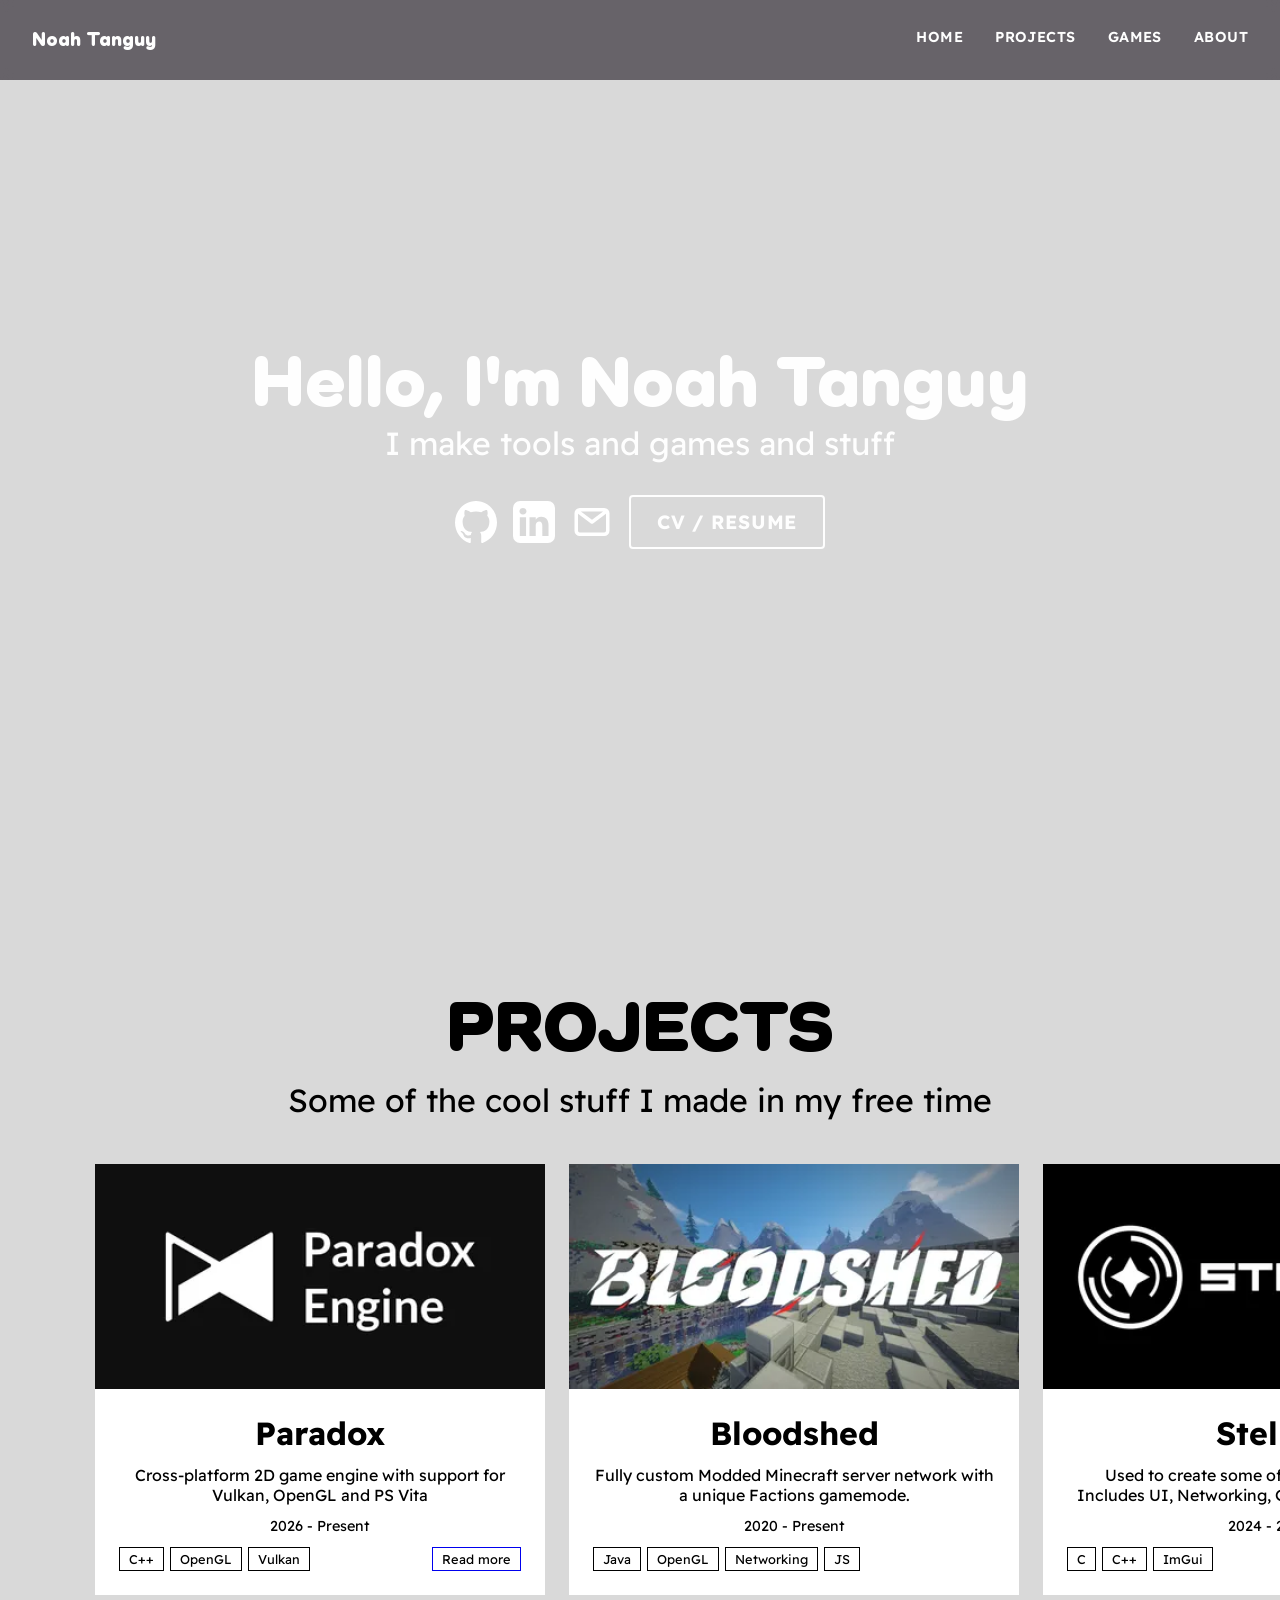
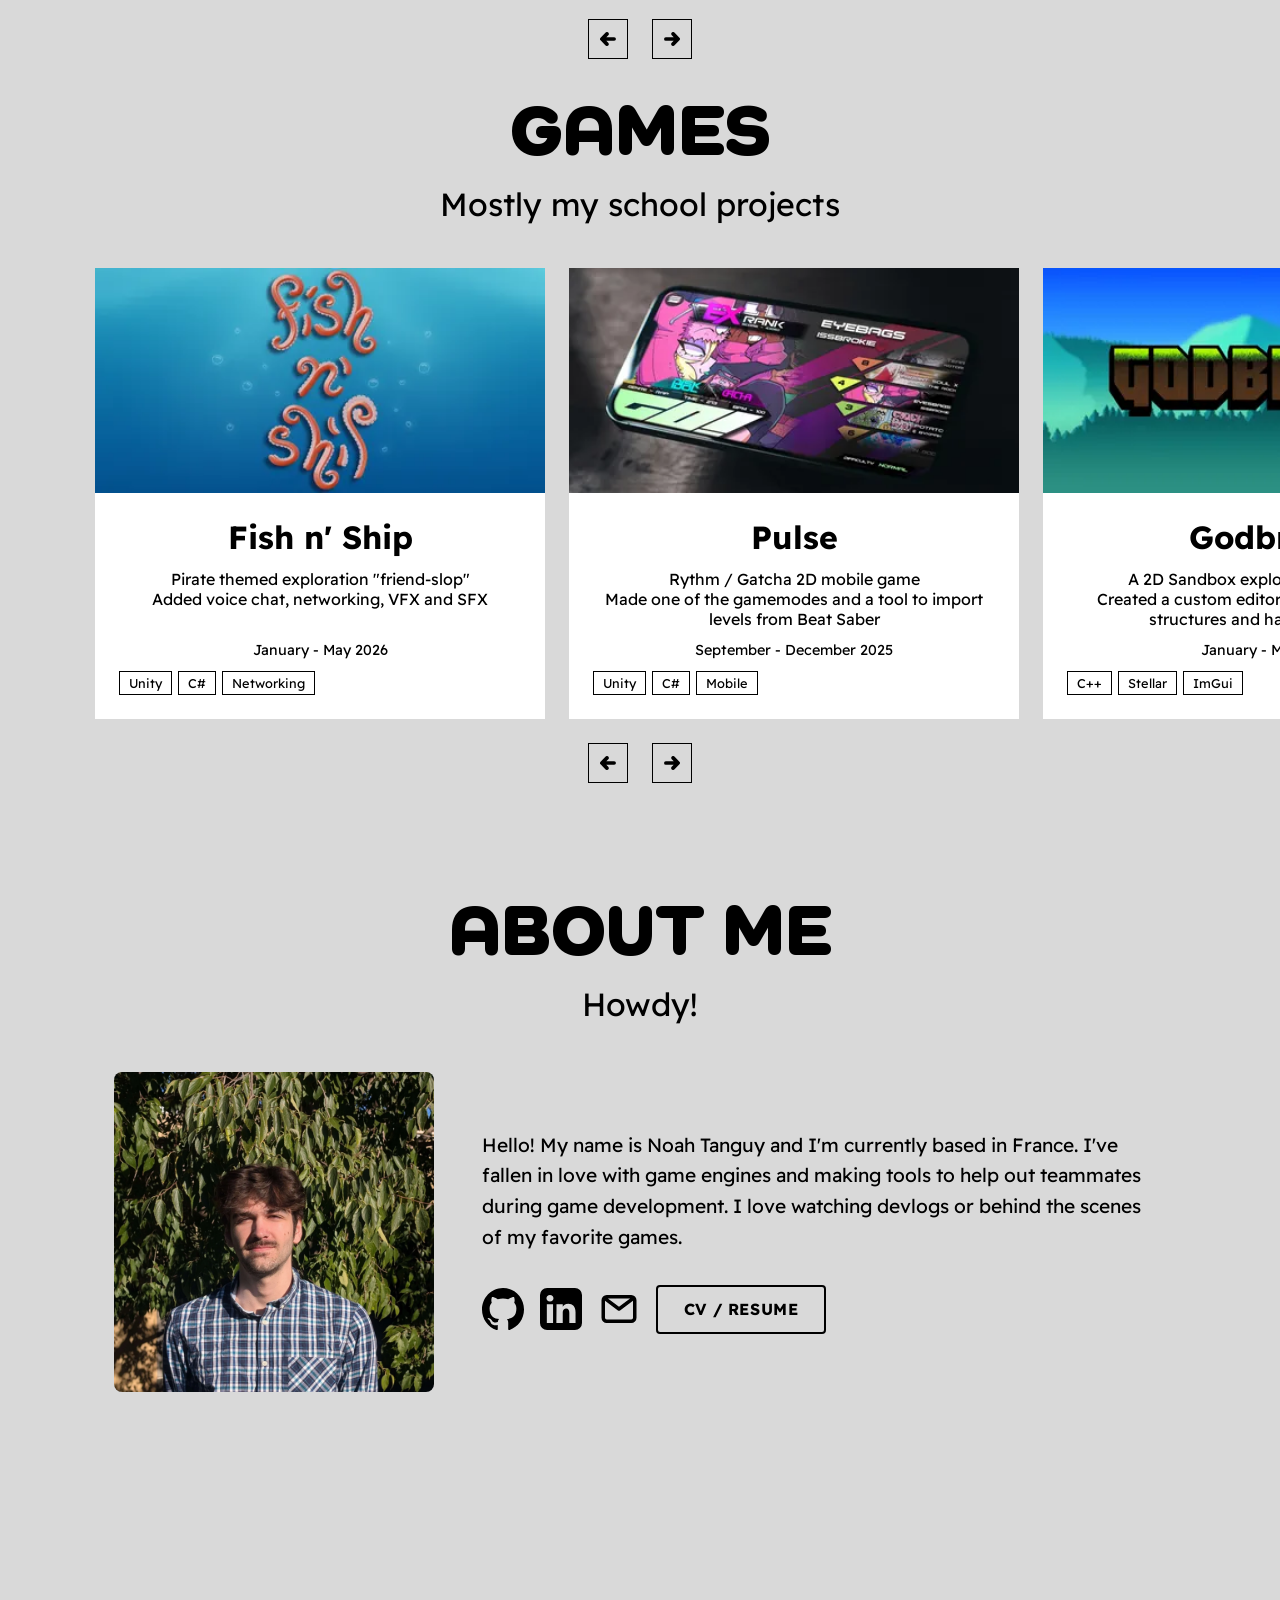
<file: index.html>
<!DOCTYPE html><html lang="en"><head><meta charset="utf-8"><meta name="viewport" content="width=device-width"><link rel="icon" type="image/svg+xml" href="/favicon.svg"><link rel="icon" href="/favicon.ico"><meta name="generator" content="Astro v7.0.6"><title>Noah Tanguy</title><meta name="description" content="I make tools and games and stuff"><meta name="image" content="/images/memyselfandi.jpg"><meta name="author" content="Noah Tanguy"><meta name="og:title" content="Noah Tanguy"><meta name="og:description" content="I make tools and games and stuff"><meta name="og:image" content="/images/memyselfandi.jpg"><meta name="og:url" content="/"><meta name="og:type" content="website"><meta itemprop="name" content="Noah Tanguy"><meta itemprop="description" content="I make tools and games and stuff"><meta itemprop="image" content="/images/memyselfandi.jpg"><style>@import "https://fonts.googleapis.com/css2?family=Readex+Pro:wght@160..700&display=swap";@font-face{font-family:Como;src:url(/_astro/Como-Heavy.CXYbAa1B.ttf)}:root{--text-light:#fefefe;--font-title:Como;--font-body:Readex Pro, sans-serif;--card-width:450px}*{box-sizing:border-box}html,body{color:var(--text-light);font-family:var(--font-body);scroll-behavior:smooth;background:#d9d9d9;margin:0;padding:0;overflow-x:hidden}a{color:inherit;text-decoration:none}img{max-width:100%;display:block}h1,h2,h3{font-family:var(--font-title);margin:0}
.navbar[data-astro-cid-4hpjbiwh]{box-sizing:border-box;z-index:10;backdrop-filter:blur(6px);background:#0a030e8c;justify-content:space-between;align-items:center;width:100%;height:80px;padding:1.5rem 2rem;display:flex;position:fixed;top:0;left:0;right:0}.navbar-logo[data-astro-cid-4hpjbiwh]{font-family:var(--font-title);white-space:nowrap;font-size:1.2rem;font-weight:700}.navbar-links[data-astro-cid-4hpjbiwh]{letter-spacing:.03em;text-transform:uppercase;align-items:center;gap:2rem;font-size:.9rem;font-weight:600;display:flex}.navbar-links[data-astro-cid-4hpjbiwh] a[data-astro-cid-4hpjbiwh]{border-bottom:2px solid #0000;padding-bottom:4px;transition:border-color .2s,color .2s}.navbar-links[data-astro-cid-4hpjbiwh] a[data-astro-cid-4hpjbiwh]:hover{border-color:var(--text-light)}@media (width<=450px){.navbar[data-astro-cid-4hpjbiwh]{padding:1.25rem 1rem}.navbar-logo[data-astro-cid-4hpjbiwh]{font-size:1rem}.navbar-links[data-astro-cid-4hpjbiwh]{gap:1rem;font-size:.75rem}}
</style><link rel="stylesheet" href="/_astro/index.Cu6oN9I2.css"></head><body><nav class="navbar" data-astro-cid-4hpjbiwh><a href="/#home" class="navbar-logo" data-astro-cid-4hpjbiwh>Noah Tanguy</a><div class="navbar-links" data-astro-cid-4hpjbiwh><a href="/#home" aria-current="page" data-astro-cid-4hpjbiwh>Home</a><a href="/#projects" data-astro-cid-4hpjbiwh>Projects</a><a href="/#games" data-astro-cid-4hpjbiwh>Games</a><a href="/#about" data-astro-cid-4hpjbiwh>About</a></div></nav><div id="home" data-astro-cid-i3re4bsf><video id="background1" class="background active" muted playsinline data-astro-cid-i3re4bsf></video><video id="background2" class="background" muted playsinline data-astro-cid-i3re4bsf></video><main data-astro-cid-i3re4bsf><section class="hero" data-astro-cid-i3re4bsf><h1 class="hero-title" data-astro-cid-i3re4bsf>Hello, I'm Noah Tanguy</h1><p class="hero-sub" data-astro-cid-i3re4bsf>I make tools and games and stuff</p><div class="links" data-astro-cid-he3spzz3><a href="https://github.com/ImNotStealth" class="button-icon" aria-label="GitHub" target="_blank" rel="noopener" data-astro-cid-he3spzz3><img src="/_astro/github.I7gmsr0t.svg" alt="GitHub" data-astro-cid-he3spzz3></a><a href="https://linkedin.com/in/noah-tanguy" class="button-icon" aria-label="LinkedIn" target="_blank" rel="noopener" data-astro-cid-he3spzz3><img src="/_astro/linkedin.DgVqFCDF.svg" alt="LinkedIn" data-astro-cid-he3spzz3></a><a href="mailto:noah.mt@yahoo.com" class="button-icon" aria-label="Mail" target="_blank" rel="noopener" data-astro-cid-he3spzz3><img src="/_astro/mail.CaBbL8Iy.svg" alt="Mail" data-astro-cid-he3spzz3></a><a href="/Noah-Tanguy-CV-EN.pdf" class="button" data-astro-cid-he3spzz3>CV / Resume</a></div></section></main></div><script>(function(){const clips = ["/_astro/Niva_Low.BQ3aNYxP.mp4","/_astro/Sunder_Low.NJwaieWS.mp4","/_astro/Qubyt_Low.RTcw5b6W.mp4","/_astro/Godbreak_Low.Dmn7Rkoe.mp4","/_astro/Bloodshed_Low.D8DOllds.mp4","/_astro/Hexatak_Low.BiOJoFGt.mp4","/_astro/Paradox_Low.CF71wY7a.mp4"];

	const videoA = document.getElementById('background1');
	const videoB = document.getElementById('background2');

	let index = Math.floor(Math.random() * clips.length);
	let current = videoA;
	let next = videoB;

	const FADE_MS = 800;
	const PRELOAD_BEFORE_END_MS = 1000;

	function loadClip(videoEl, src) {
		return new Promise((resolve) => {
			videoEl.src = src;
			videoEl.load();
			videoEl.oncanplaythrough = () => resolve();
		});
	}

	async function playClip(videoEl, src) {
		await loadClip(videoEl, src);
		videoEl.currentTime = 0;
		await videoEl.play();
	}

	function crossfadeTo(nextVideoEl) {
		current.classList.remove('active');
		nextVideoEl.classList.add('active');
		[current, next] = [nextVideoEl, current];
	}

	async function start() {
		await playClip(current, clips[index]);

		const nextIndex = (index + 1) % clips.length;
		await loadClip(next, clips[nextIndex]);

		watchForCrossfade();
	}

	function watchForCrossfade() {
		current.ontimeupdate = () => {
			const remaining = (current.duration - current.currentTime) * 1000;
			if (remaining <= PRELOAD_BEFORE_END_MS && !next.dataset.playing) {
				next.dataset.playing = true;
				const fadingOutEl = current;
				next.currentTime = 0;
				next.play();
				crossfadeTo(next);

				index = (index + 1) % clips.length;
				const upcoming = (index + 1) % clips.length;

				setTimeout(() => {
					loadClip(fadingOutEl, clips[upcoming]).then(() => {
						delete next.dataset.playing;
						watchForCrossfade();
					});
				}, FADE_MS);
			}
		};
	}

	start();
})();</script><section id="projects" class="projects" data-astro-cid-noekeoyc><h2 class="section-title" data-astro-cid-noekeoyc>PROJECTS</h2><p class="section-sub" data-astro-cid-noekeoyc>Some of the cool stuff I made in my free time</p><div class="card-content" data-astro-cid-noekeoyc><a class="card" href="/articles/paradox" data-astro-cid-yk4hkwyg="true"><div class="card-image" data-astro-cid-yk4hkwyg><img src="/_astro/paradox.DcQWz9ug_Z1pq8R6.webp" alt="Paradox" loading="lazy" data-astro-cid-yk4hkwyg="true" decoding="async" width="400" height="200"></div><div class="card-body" data-astro-cid-yk4hkwyg><h3 class="card-title" data-astro-cid-yk4hkwyg>Paradox</h3><p class="card-description" data-astro-cid-yk4hkwyg>Cross-platform 2D game engine with support for Vulkan, OpenGL and PS Vita</p><span class="card-date" data-astro-cid-yk4hkwyg>2026 - Present</span><div class="card-tags" data-astro-cid-yk4hkwyg><span class="tag" data-astro-cid-yk4hkwyg>C++</span><span class="tag" data-astro-cid-yk4hkwyg>OpenGL</span><span class="tag" data-astro-cid-yk4hkwyg>Vulkan</span><span class="button" data-astro-cid-yk4hkwyg>Read more</span></div></div></a><div class="card" data-astro-cid-yk4hkwyg="true"><div class="card-image" data-astro-cid-yk4hkwyg><img src="/_astro/bloodshed.BPKOZEsE_Z2hPWP4.webp" alt="Bloodshed" loading="lazy" data-astro-cid-yk4hkwyg="true" decoding="async" width="400" height="200"></div><div class="card-body" data-astro-cid-yk4hkwyg><h3 class="card-title" data-astro-cid-yk4hkwyg>Bloodshed</h3><p class="card-description" data-astro-cid-yk4hkwyg>Fully custom Modded Minecraft server network with a unique Factions gamemode.</p><span class="card-date" data-astro-cid-yk4hkwyg>2020 - Present</span><div class="card-tags" data-astro-cid-yk4hkwyg><span class="tag" data-astro-cid-yk4hkwyg>Java</span><span class="tag" data-astro-cid-yk4hkwyg>OpenGL</span><span class="tag" data-astro-cid-yk4hkwyg>Networking</span><span class="tag" data-astro-cid-yk4hkwyg>JS</span></div></div></div><a class="card" href="/articles/stellar" data-astro-cid-yk4hkwyg="true"><div class="card-image" data-astro-cid-yk4hkwyg><img src="/_astro/stellar.drQiIop4_Z8lsPx.webp" alt="Stellar" loading="lazy" data-astro-cid-yk4hkwyg="true" decoding="async" width="400" height="200"></div><div class="card-body" data-astro-cid-yk4hkwyg><h3 class="card-title" data-astro-cid-yk4hkwyg>Stellar</h3><p class="card-description" data-astro-cid-yk4hkwyg>Used to create some of my school projects
Includes UI, Networking, GameStates, Input utils.</p><span class="card-date" data-astro-cid-yk4hkwyg>2024 - 2025</span><div class="card-tags" data-astro-cid-yk4hkwyg><span class="tag" data-astro-cid-yk4hkwyg>C</span><span class="tag" data-astro-cid-yk4hkwyg>C++</span><span class="tag" data-astro-cid-yk4hkwyg>ImGui</span><span class="button" data-astro-cid-yk4hkwyg>Read more</span></div></div></a><a class="card" href="/articles/sunder" data-astro-cid-yk4hkwyg="true"><div class="card-image" data-astro-cid-yk4hkwyg><img src="/_astro/sunder.CfLTy3WQ_2lrNlu.webp" alt="Sunder" loading="lazy" data-astro-cid-yk4hkwyg="true" decoding="async" width="400" height="200"></div><div class="card-body" data-astro-cid-yk4hkwyg><h3 class="card-title" data-astro-cid-yk4hkwyg>Sunder</h3><p class="card-description" data-astro-cid-yk4hkwyg>A 3D puzzle game, inspired by “Captain Toad Treasure Tracker”</p><span class="card-date" data-astro-cid-yk4hkwyg>2023 - 2025 (For now)</span><div class="card-tags" data-astro-cid-yk4hkwyg><span class="tag" data-astro-cid-yk4hkwyg>UE5</span><span class="tag" data-astro-cid-yk4hkwyg>C++</span><span class="tag" data-astro-cid-yk4hkwyg>Blueprints</span><span class="button" data-astro-cid-yk4hkwyg>Read more</span></div></div></a><div class="card" data-astro-cid-yk4hkwyg="true"><div class="card-image" data-astro-cid-yk4hkwyg><img src="/_astro/qubyt-client.DGJBMnJE_1eAKr0.webp" alt="Qubyt Client" loading="lazy" data-astro-cid-yk4hkwyg="true" decoding="async" width="400" height="200"></div><div class="card-body" data-astro-cid-yk4hkwyg><h3 class="card-title" data-astro-cid-yk4hkwyg>Qubyt Client</h3><p class="card-description" data-astro-cid-yk4hkwyg>Fully featured Minecraft PVP client filled with customization features and a basic plugin API.</p><span class="card-date" data-astro-cid-yk4hkwyg>2019 - 2022</span><div class="card-tags" data-astro-cid-yk4hkwyg><span class="tag" data-astro-cid-yk4hkwyg>Java</span><span class="tag" data-astro-cid-yk4hkwyg>OpenGL</span></div></div></div></div><div class="scroll-arrows" data-astro-cid-noekeoyc><button class="arrow arrow-left" aria-label="Scroll left" type="button" data-astro-cid-noekeoyc><span class="arrow-icon" style="--icon-url: url(/_astro/arrow-left.s33QJhZ4.svg)" data-astro-cid-noekeoyc></span></button><button class="arrow arrow-right" aria-label="Scroll right" type="button" data-astro-cid-noekeoyc><span class="arrow-icon arrow-icon-flipped" style="--icon-url: url(/_astro/arrow-left.s33QJhZ4.svg)" data-astro-cid-noekeoyc></span></button></div></section><script type="module">var e=document.querySelector(`#projects .card-content`);if(e){let t=e.scrollLeft,n=!1;function r(){if(!e)return;let i=e.scrollLeft,a=t-i;if(Math.abs(a)<.5){e.scrollLeft=t,n=!1;return}e.scrollLeft=i+a*.2,requestAnimationFrame(r)}function i(i){let a=e.scrollWidth-e.clientWidth;t=Math.min(Math.max(i,0),a),n||(n=!0,requestAnimationFrame(r))}function a(){n=!1,t=e.scrollLeft}e.addEventListener(`wheel`,a,{passive:!0}),e.addEventListener(`touchstart`,a,{passive:!0}),e.addEventListener(`pointerdown`,a,{passive:!0});function o(){let t=e.querySelector(`.card`),n=parseFloat(getComputedStyle(e).gap||`0`);return t?t.offsetWidth+n:400}let s=document.querySelector(`#projects .arrow-left`),c=document.querySelector(`#projects .arrow-right`);s?.addEventListener(`click`,()=>{i(t-o())}),c?.addEventListener(`click`,()=>{i(t+o())})}</script><section id="games" class="games" data-astro-cid-vk2vxg5m><h2 class="section-title" data-astro-cid-vk2vxg5m>GAMES</h2><p class="section-sub" data-astro-cid-vk2vxg5m>Mostly my school projects</p><div class="card-content" data-astro-cid-vk2vxg5m><div class="card" data-astro-cid-yk4hkwyg="true"><div class="card-image" data-astro-cid-yk4hkwyg><img src="/_astro/fishnship.CpWU7xQY_ZMu2xp.webp" alt="Fish n' Ship" loading="lazy" data-astro-cid-yk4hkwyg="true" decoding="async" width="400" height="200"></div><div class="card-body" data-astro-cid-yk4hkwyg><h3 class="card-title" data-astro-cid-yk4hkwyg>Fish n&#39; Ship</h3><p class="card-description" data-astro-cid-yk4hkwyg>Pirate themed exploration &quot;friend-slop&quot;
Added voice chat, networking, VFX and SFX</p><span class="card-date" data-astro-cid-yk4hkwyg>January - May 2026</span><div class="card-tags" data-astro-cid-yk4hkwyg><span class="tag" data-astro-cid-yk4hkwyg>Unity</span><span class="tag" data-astro-cid-yk4hkwyg>C#</span><span class="tag" data-astro-cid-yk4hkwyg>Networking</span></div></div></div><div class="card" data-astro-cid-yk4hkwyg="true"><div class="card-image" data-astro-cid-yk4hkwyg><img src="/_astro/pulse.DYwnAbbL_1xlLuq.webp" alt="Pulse" loading="lazy" data-astro-cid-yk4hkwyg="true" decoding="async" width="400" height="200"></div><div class="card-body" data-astro-cid-yk4hkwyg><h3 class="card-title" data-astro-cid-yk4hkwyg>Pulse</h3><p class="card-description" data-astro-cid-yk4hkwyg>Rythm / Gatcha 2D mobile game
Made one of the gamemodes and a tool to import levels from Beat Saber</p><span class="card-date" data-astro-cid-yk4hkwyg>September - December 2025</span><div class="card-tags" data-astro-cid-yk4hkwyg><span class="tag" data-astro-cid-yk4hkwyg>Unity</span><span class="tag" data-astro-cid-yk4hkwyg>C#</span><span class="tag" data-astro-cid-yk4hkwyg>Mobile</span></div></div></div><a class="card" href="/articles/godbreak" data-astro-cid-yk4hkwyg="true"><div class="card-image" data-astro-cid-yk4hkwyg><img src="/_astro/godbreak.fzBbBWMX_2h4kvf.webp" alt="Godbreak" loading="lazy" data-astro-cid-yk4hkwyg="true" decoding="async" width="400" height="200"></div><div class="card-body" data-astro-cid-yk4hkwyg><h3 class="card-title" data-astro-cid-yk4hkwyg>Godbreak</h3><p class="card-description" data-astro-cid-yk4hkwyg>A 2D Sandbox exploration adventure
Created a custom editor to create procedural structures and handled merges</p><span class="card-date" data-astro-cid-yk4hkwyg>January - May 2025</span><div class="card-tags" data-astro-cid-yk4hkwyg><span class="tag" data-astro-cid-yk4hkwyg>C++</span><span class="tag" data-astro-cid-yk4hkwyg>Stellar</span><span class="tag" data-astro-cid-yk4hkwyg>ImGui</span><span class="button" data-astro-cid-yk4hkwyg>Read more</span></div></div></a><a class="card" href="/articles/hexatak" data-astro-cid-yk4hkwyg="true"><div class="card-image" data-astro-cid-yk4hkwyg><img src="/_astro/hexatak.D-vLZO8U_2iUY4R.webp" alt="Hexatak" loading="lazy" data-astro-cid-yk4hkwyg="true" decoding="async" width="400" height="200"></div><div class="card-body" data-astro-cid-yk4hkwyg><h3 class="card-title" data-astro-cid-yk4hkwyg>Hexatak</h3><p class="card-description" data-astro-cid-yk4hkwyg>Online Multiplayer isometric board game
Built tools for networking, packet system and handled merges</p><span class="card-date" data-astro-cid-yk4hkwyg>September - December 2024</span><div class="card-tags" data-astro-cid-yk4hkwyg><span class="tag" data-astro-cid-yk4hkwyg>C++</span><span class="tag" data-astro-cid-yk4hkwyg>Stellar</span><span class="tag" data-astro-cid-yk4hkwyg>Networking</span><span class="button" data-astro-cid-yk4hkwyg>Read more</span></div></div></a><a class="card" href="/articles/niva" data-astro-cid-yk4hkwyg="true"><div class="card-image" data-astro-cid-yk4hkwyg><img src="/_astro/niva.CtwR1UFL_2qVcov.webp" alt="Niva" loading="lazy" data-astro-cid-yk4hkwyg="true" decoding="async" width="400" height="200"></div><div class="card-body" data-astro-cid-yk4hkwyg><h3 class="card-title" data-astro-cid-yk4hkwyg>Niva</h3><p class="card-description" data-astro-cid-yk4hkwyg>2D Die &amp; Retry platformer
Built tools for rendering, levels and handled merges</p><span class="card-date" data-astro-cid-yk4hkwyg>March - May 2024</span><div class="card-tags" data-astro-cid-yk4hkwyg><span class="tag" data-astro-cid-yk4hkwyg>C</span><span class="tag" data-astro-cid-yk4hkwyg>Stellar</span><span class="tag" data-astro-cid-yk4hkwyg>Steam</span><span class="tag" data-astro-cid-yk4hkwyg>Tiled</span><span class="button" data-astro-cid-yk4hkwyg>Read more</span></div></div></a><a class="card" href="/articles/brainout" data-astro-cid-yk4hkwyg="true"><div class="card-image" data-astro-cid-yk4hkwyg><img src="/_astro/brainout.DG1CQbRD_Z1nSW3V.webp" alt="Brainout" loading="lazy" data-astro-cid-yk4hkwyg="true" decoding="async" width="400" height="200"></div><div class="card-body" data-astro-cid-yk4hkwyg><h3 class="card-title" data-astro-cid-yk4hkwyg>Brainout</h3><p class="card-description" data-astro-cid-yk4hkwyg>Serious Game with a mix of Kahoot and Mario Party
Built a system where teachers can create questions and students answer in game</p><span class="card-date" data-astro-cid-yk4hkwyg>2022 - 2023</span><div class="card-tags" data-astro-cid-yk4hkwyg><span class="tag" data-astro-cid-yk4hkwyg>UE4</span><span class="tag" data-astro-cid-yk4hkwyg>C++</span><span class="tag" data-astro-cid-yk4hkwyg>Blueprints</span><span class="button" data-astro-cid-yk4hkwyg>Read more</span></div></div></a></div><div class="scroll-arrows" data-astro-cid-vk2vxg5m><button class="arrow arrow-left" aria-label="Scroll left" type="button" data-astro-cid-vk2vxg5m><span class="arrow-icon" style="--icon-url: url(/_astro/arrow-left.s33QJhZ4.svg)" data-astro-cid-vk2vxg5m></span></button><button class="arrow arrow-right" aria-label="Scroll right" type="button" data-astro-cid-vk2vxg5m><span class="arrow-icon arrow-icon-flipped" style="--icon-url: url(/_astro/arrow-left.s33QJhZ4.svg)" data-astro-cid-vk2vxg5m></span></button></div></section><script type="module">var e=document.querySelector(`#games .card-content`);if(e){let t=e.scrollLeft,n=!1;function r(){if(!e)return;let i=e.scrollLeft,a=t-i;if(Math.abs(a)<.5){e.scrollLeft=t,n=!1;return}e.scrollLeft=i+a*.2,requestAnimationFrame(r)}function i(i){let a=e.scrollWidth-e.clientWidth;t=Math.min(Math.max(i,0),a),n||(n=!0,requestAnimationFrame(r))}function a(){n=!1,t=e.scrollLeft}e.addEventListener(`wheel`,a,{passive:!0}),e.addEventListener(`touchstart`,a,{passive:!0}),e.addEventListener(`pointerdown`,a,{passive:!0});function o(){let t=e.querySelector(`.card`),n=parseFloat(getComputedStyle(e).gap||`0`);return t?t.offsetWidth+n:400}let s=document.querySelector(`#games .arrow-left`),c=document.querySelector(`#games .arrow-right`);s?.addEventListener(`click`,()=>{i(t-o())}),c?.addEventListener(`click`,()=>{i(t+o())})}</script><section id="about" class="about" data-astro-cid-ul4gvu42><h2 class="section-title" data-astro-cid-ul4gvu42>ABOUT ME</h2><p class="section-sub" data-astro-cid-ul4gvu42>Howdy!</p><div class="about-grid" data-astro-cid-ul4gvu42><img src="/_astro/memyselfandi.D08oiRSP_Z2vgbpB.webp" alt="Noah Tanguy" data-astro-cid-ul4gvu42="true" loading="lazy" decoding="async" width="1536" height="1536" class="avatar"><div data-astro-cid-ul4gvu42><p class="about-text" data-astro-cid-ul4gvu42>Hello! My name is Noah Tanguy and I'm currently based in France. I've fallen in love with game engines and making tools to help out teammates during game development. I love watching devlogs or behind the scenes of my favorite games.</p><div class="links dark" data-astro-cid-he3spzz3><a href="https://github.com/ImNotStealth" class="button-icon" aria-label="GitHub" target="_blank" rel="noopener" data-astro-cid-he3spzz3><img src="/_astro/github.I7gmsr0t.svg" alt="GitHub" data-astro-cid-he3spzz3></a><a href="https://linkedin.com/in/noah-tanguy" class="button-icon" aria-label="LinkedIn" target="_blank" rel="noopener" data-astro-cid-he3spzz3><img src="/_astro/linkedin.DgVqFCDF.svg" alt="LinkedIn" data-astro-cid-he3spzz3></a><a href="mailto:noah.mt@yahoo.com" class="button-icon" aria-label="Mail" target="_blank" rel="noopener" data-astro-cid-he3spzz3><img src="/_astro/mail.CaBbL8Iy.svg" alt="Mail" data-astro-cid-he3spzz3></a><a href="/Noah-Tanguy-CV-EN.pdf" class="button" data-astro-cid-he3spzz3>CV / Resume</a></div></div></div></section></body></html>
</file>
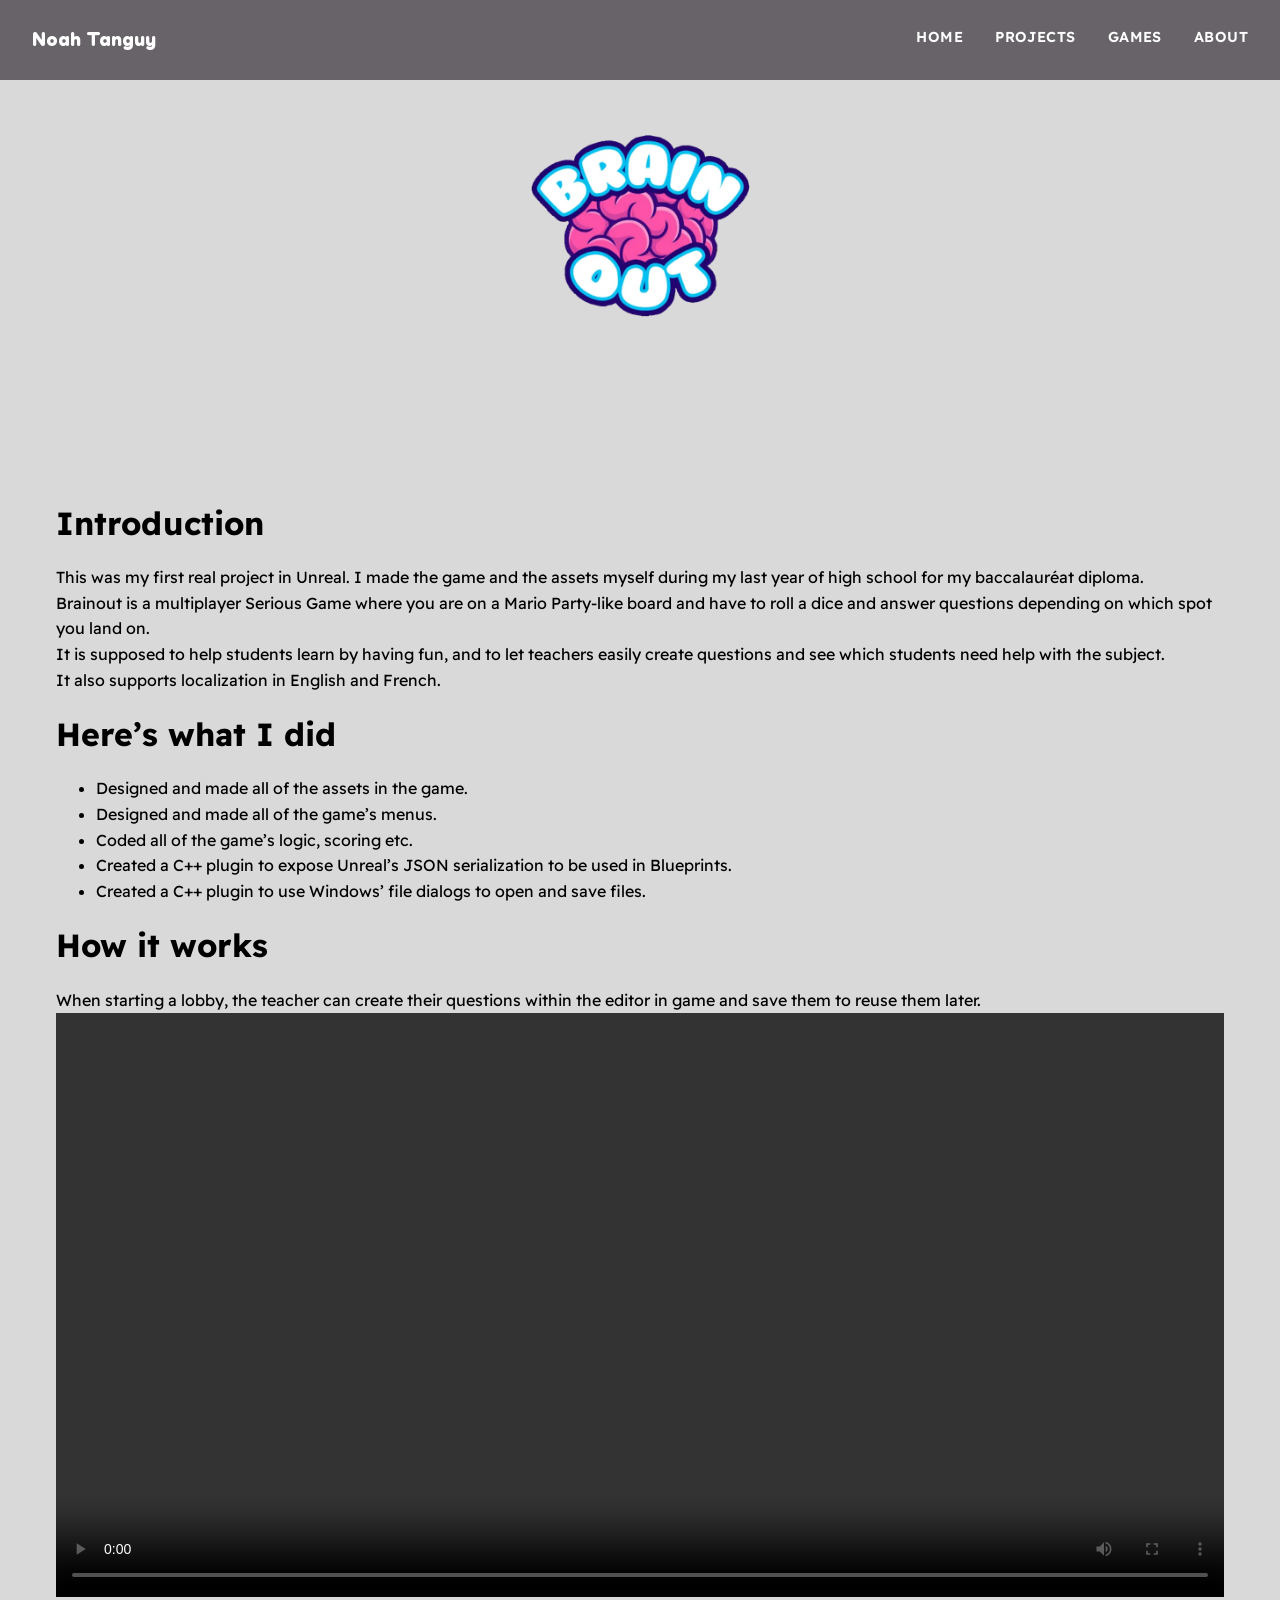
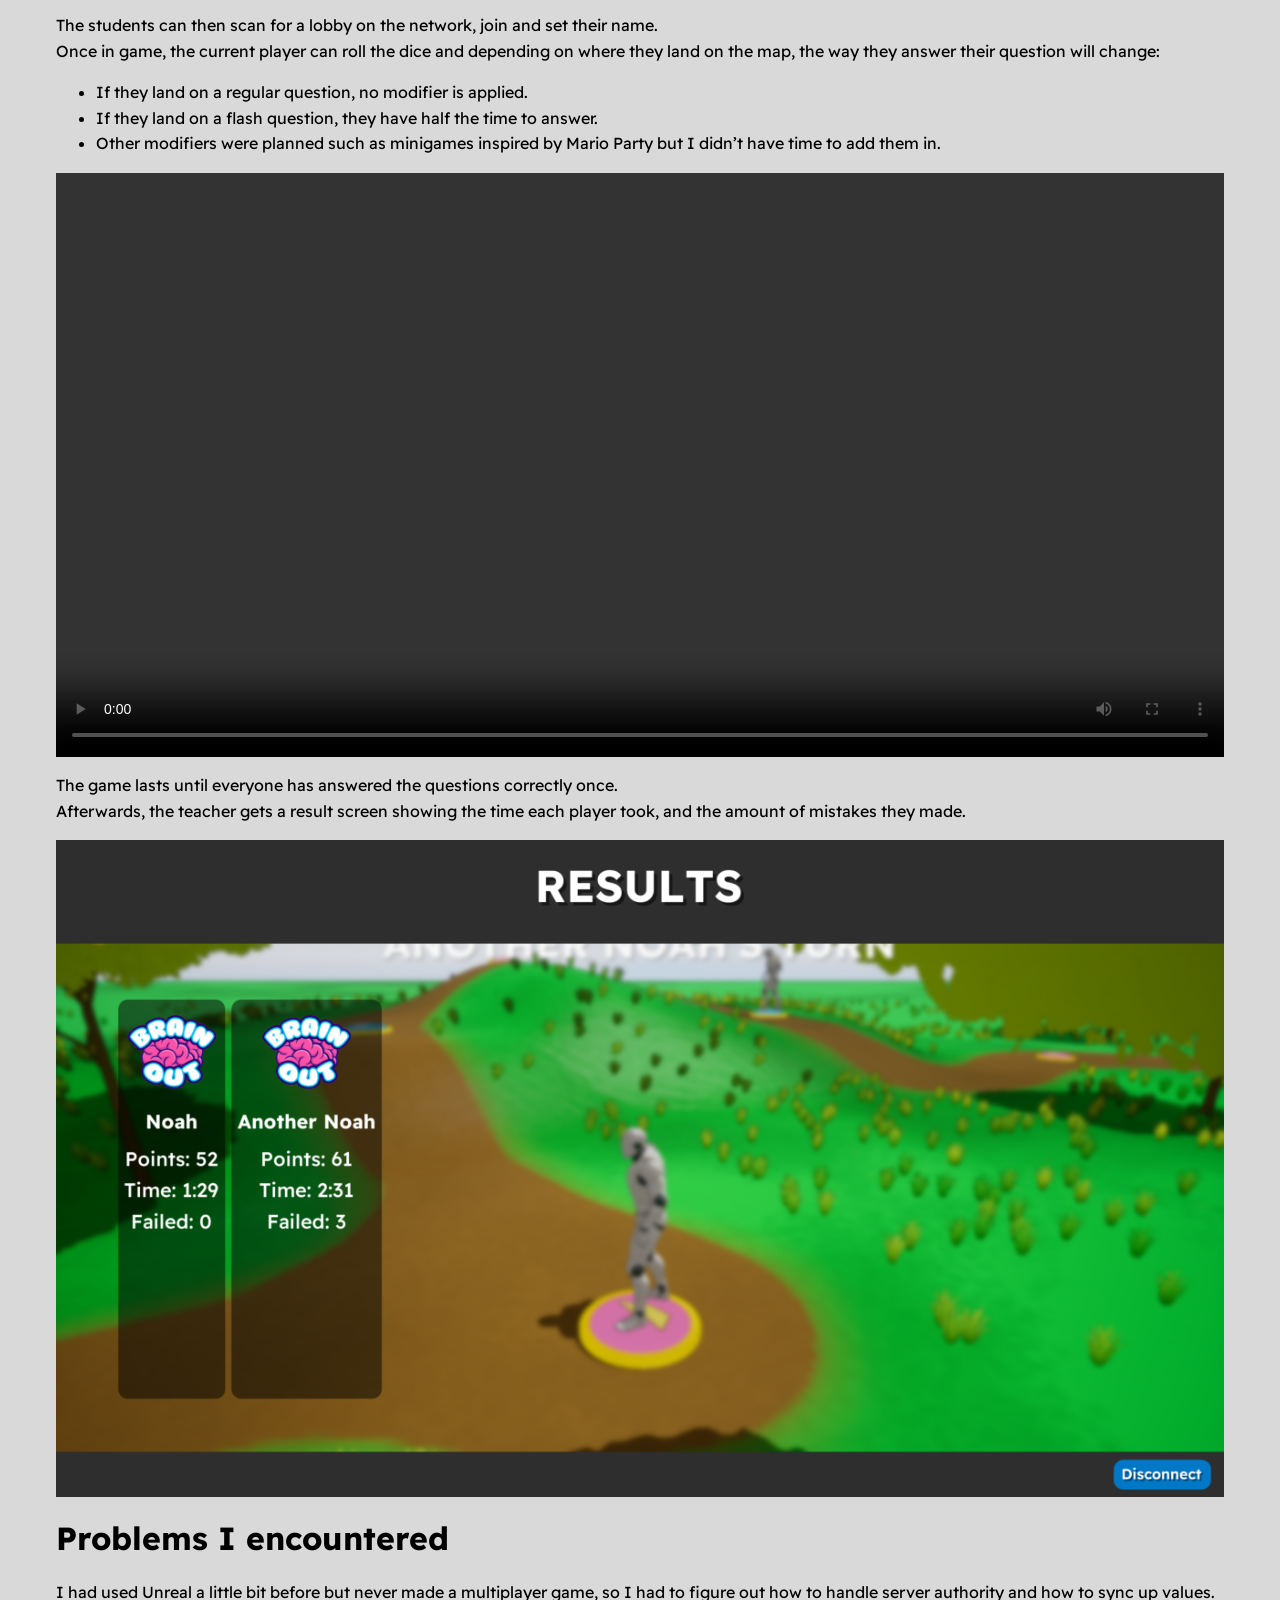
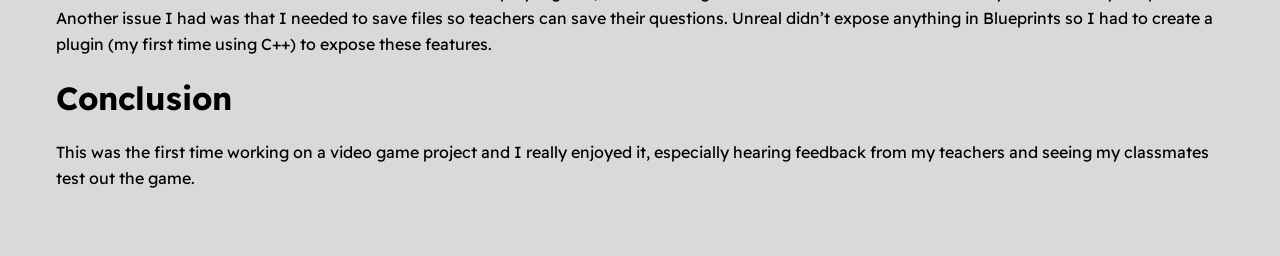
<file: articles/brainout/index.html>
<!DOCTYPE html><html lang="en"><head><meta charset="utf-8"><meta name="viewport" content="width=device-width"><link rel="icon" type="image/svg+xml" href="/favicon.svg"><link rel="icon" href="/favicon.ico"><meta name="generator" content="Astro v7.0.6"><title>Noah Tanguy</title><meta name="description" content="I make tools and games and stuff"><meta name="image" content="/images/memyselfandi.jpg"><meta name="author" content="Noah Tanguy"><meta name="og:title" content="Noah Tanguy"><meta name="og:description" content="I make tools and games and stuff"><meta name="og:image" content="/images/memyselfandi.jpg"><meta name="og:url" content="/"><meta name="og:type" content="website"><meta itemprop="name" content="Noah Tanguy"><meta itemprop="description" content="I make tools and games and stuff"><meta itemprop="image" content="/images/memyselfandi.jpg"><style>@import "https://fonts.googleapis.com/css2?family=Readex+Pro:wght@160..700&display=swap";@font-face{font-family:Como;src:url(/_astro/Como-Heavy.CXYbAa1B.ttf)}:root{--text-light:#fefefe;--font-title:Como;--font-body:Readex Pro, sans-serif;--card-width:450px}*{box-sizing:border-box}html,body{color:var(--text-light);font-family:var(--font-body);scroll-behavior:smooth;background:#d9d9d9;margin:0;padding:0;overflow-x:hidden}a{color:inherit;text-decoration:none}img{max-width:100%;display:block}h1,h2,h3{font-family:var(--font-title);margin:0}
.navbar[data-astro-cid-4hpjbiwh]{box-sizing:border-box;z-index:10;backdrop-filter:blur(6px);background:#0a030e8c;justify-content:space-between;align-items:center;width:100%;height:80px;padding:1.5rem 2rem;display:flex;position:fixed;top:0;left:0;right:0}.navbar-logo[data-astro-cid-4hpjbiwh]{font-family:var(--font-title);white-space:nowrap;font-size:1.2rem;font-weight:700}.navbar-links[data-astro-cid-4hpjbiwh]{letter-spacing:.03em;text-transform:uppercase;align-items:center;gap:2rem;font-size:.9rem;font-weight:600;display:flex}.navbar-links[data-astro-cid-4hpjbiwh] a[data-astro-cid-4hpjbiwh]{border-bottom:2px solid #0000;padding-bottom:4px;transition:border-color .2s,color .2s}.navbar-links[data-astro-cid-4hpjbiwh] a[data-astro-cid-4hpjbiwh]:hover{border-color:var(--text-light)}@media (width<=450px){.navbar[data-astro-cid-4hpjbiwh]{padding:1.25rem 1rem}.navbar-logo[data-astro-cid-4hpjbiwh]{font-size:1rem}.navbar-links[data-astro-cid-4hpjbiwh]{gap:1rem;font-size:.75rem}}
.gallery[data-astro-cid-dnwwftab]{z-index:1000;background:#000d;justify-content:center;align-items:center;display:flex;position:fixed;inset:0}.gallery[data-astro-cid-dnwwftab][hidden]{display:none}.gallery[data-astro-cid-dnwwftab] figure[data-astro-cid-dnwwftab]{flex-direction:column;align-items:center;gap:.5rem;max-width:90vw;max-height:90vh;margin:0;display:flex}.gallery[data-astro-cid-dnwwftab] figure[data-astro-cid-dnwwftab] img[data-astro-cid-dnwwftab]{object-fit:contain;max-width:90vw;max-height:82vh}.gallery[data-astro-cid-dnwwftab] figcaption[data-astro-cid-dnwwftab]{color:#ddd;text-align:center;font-size:.9rem}.gallery-btn[data-astro-cid-dnwwftab]{color:#fff;cursor:pointer;background:0 0;border:0;padding:.5rem 1rem;font-size:2.5rem;line-height:1;position:absolute}.gallery-btn[data-astro-cid-dnwwftab][hidden]{display:none}.gallery-close[data-astro-cid-dnwwftab]{top:.5rem;right:.5rem}.gallery-prev[data-astro-cid-dnwwftab]{top:50%;left:.5rem;transform:translateY(-50%)}.gallery-next[data-astro-cid-dnwwftab]{top:50%;right:.5rem;transform:translateY(-50%)}.background[data-astro-cid-bnohfldf]{object-fit:cover;object-position:center;filter:blur(4px);pointer-events:none;opacity:0;width:100%;height:50%;transition:opacity .8s;position:absolute;top:0;left:0}.background[data-astro-cid-bnohfldf].active{opacity:1}main[data-astro-cid-bnohfldf]{z-index:1;justify-content:center;align-items:center;display:flex;position:relative}.hero[data-astro-cid-bnohfldf]{text-align:center;flex-direction:column;justify-content:center;align-items:center;min-height:50vh;font-size:1.2rem;display:flex;position:relative;overflow:hidden}.hero-logo[data-astro-cid-bnohfldf]{aspect-ratio:2;width:min(clamp(300px,50vw,800px),50vh);height:auto;margin:0}.links[data-astro-cid-bnohfldf]{align-items:center;gap:1rem;display:flex}.button-icon[data-astro-cid-bnohfldf]{border-radius:50%;justify-content:center;align-items:center;width:42px;height:42px;display:flex}@media screen and (width<=768px){#home[data-astro-cid-bnohfldf]{flex-direction:column;display:flex}}.content[data-astro-cid-poxfbvb2]{color:#000;text-align:left;max-width:1200px;margin:0 auto;padding:3rem 1rem;font-size:1rem;line-height:1.6}.content[data-astro-cid-poxfbvb2] h1{font-size:2em;font-family:var(--font-body)}.content[data-astro-cid-poxfbvb2] h2{font-size:1.75em;font-family:var(--font-body)}.content[data-astro-cid-poxfbvb2] h3{font-size:1.5em;font-family:var(--font-body)}.content[data-astro-cid-poxfbvb2] a{color:#00e;font-family:var(--font-body)}.content[data-astro-cid-poxfbvb2] video{width:100%;height:auto;display:block}.content[data-astro-cid-poxfbvb2] .content-row{gap:1rem;display:flex}.content[data-astro-cid-poxfbvb2] .content-row video,.content[data-astro-cid-poxfbvb2] .content-row img{width:calc(50% - .5rem)}@media screen and (width<=768px){.content[data-astro-cid-poxfbvb2] .content-row{flex-direction:column}.content[data-astro-cid-poxfbvb2] .content-row video,.content[data-astro-cid-poxfbvb2] .content-row img{width:100%}}
</style></head><body><nav class="navbar" data-astro-cid-4hpjbiwh><a href="/#home" class="navbar-logo" data-astro-cid-4hpjbiwh>Noah Tanguy</a><div class="navbar-links" data-astro-cid-4hpjbiwh><a href="/#home" aria-current="page" data-astro-cid-4hpjbiwh>Home</a><a href="/#projects" data-astro-cid-4hpjbiwh>Projects</a><a href="/#games" data-astro-cid-4hpjbiwh>Games</a><a href="/#about" data-astro-cid-4hpjbiwh>About</a></div></nav><div id="home" data-astro-cid-bnohfldf><video id="background1" class="background active" muted playsinline data-astro-cid-bnohfldf></video><video id="background2" class="background" muted playsinline data-astro-cid-bnohfldf></video><main data-astro-cid-bnohfldf><section class="hero" data-astro-cid-bnohfldf><img src="/_astro/brainout.B-nyjMqY_2ajyWz.webp" alt="Brainout" loading="eager" data-astro-cid-bnohfldf="true" decoding="async" width="1024" height="512" class="hero-logo"></section></main></div><div id="gallery" class="gallery" data-selector=".content img" hidden role="dialog" aria-modal="true" aria-label="Image Gallery" data-astro-cid-dnwwftab><button class="gallery-btn gallery-close" aria-label="Close" data-astro-cid-dnwwftab>×</button><button class="gallery-btn gallery-prev" aria-label="Previous image" data-astro-cid-dnwwftab>‹</button><figure data-astro-cid-dnwwftab><img alt="" data-astro-cid-dnwwftab><figcaption data-astro-cid-dnwwftab></figcaption></figure><button class="gallery-btn gallery-next" aria-label="Next image" data-astro-cid-dnwwftab>›</button></div><script type="module">var e=document.getElementById(`gallery`),t=e.querySelector(`figure img`),n=e.querySelector(`figcaption`),r=e.querySelector(`.gallery-close`),i=e.querySelector(`.gallery-prev`),a=e.querySelector(`.gallery-next`),o=Array.from(document.querySelectorAll(e.dataset.selector)),s=0,c=null;function l(e){s=(e+o.length)%o.length;let r=o[s];t.src=r.currentSrc||r.src,t.alt=r.alt,n.textContent=r.alt?`${r.alt} (${s+1}/${o.length})`:`${s+1}/${o.length}`}function u(t){c=document.activeElement,e.hidden=!1,document.body.style.overflow=`hidden`,l(t),r.focus()}function d(){e.hidden=!0,document.body.style.overflow=``,t.src=``,c?.focus()}o.forEach((e,t)=>{e.style.cursor=`zoom-in`,e.tabIndex=0,e.addEventListener(`click`,()=>u(t)),e.addEventListener(`keydown`,e=>{e.key===`Enter`&&u(t)})}),o.length<2&&(i.hidden=!0,a.hidden=!0),i.addEventListener(`click`,()=>l(s-1)),a.addEventListener(`click`,()=>l(s+1)),r.addEventListener(`click`,d),e.addEventListener(`click`,t=>{t.target===e&&d()}),document.addEventListener(`keydown`,t=>{e.hidden||(t.key===`Escape`?d():t.key===`ArrowLeft`&&o.length>1?l(s-1):t.key===`ArrowRight`&&o.length>1&&l(s+1))});</script><script>(function(){const clips = ["/_astro/Brainout_Low.D16NUESJ.mp4"];

	const videoA = document.getElementById('background1');
	const videoB = document.getElementById('background2');

	let index = Math.floor(Math.random() * clips.length);
	let current = videoA;
	let next = videoB;

	const FADE_MS = 800;
	const PRELOAD_BEFORE_END_MS = 1000;

	function loadClip(videoEl, src) {
		return new Promise((resolve) => {
			videoEl.src = src;
			videoEl.load();
			videoEl.oncanplaythrough = () => resolve();
		});
	}

	async function playClip(videoEl, src) {
		await loadClip(videoEl, src);
		videoEl.currentTime = 0;
		await videoEl.play();
	}

	function crossfadeTo(nextVideoEl) {
		current.classList.remove('active');
		nextVideoEl.classList.add('active');
		[current, next] = [nextVideoEl, current];
	}

	async function start() {
		await playClip(current, clips[index]);

		const nextIndex = (index + 1) % clips.length;
		await loadClip(next, clips[nextIndex]);

		watchForCrossfade();
	}

	function watchForCrossfade() {
		current.ontimeupdate = () => {
			const remaining = (current.duration - current.currentTime) * 1000;
			if (remaining <= PRELOAD_BEFORE_END_MS && !next.dataset.playing) {
				next.dataset.playing = true;
				const fadingOutEl = current;
				next.currentTime = 0;
				next.play();
				crossfadeTo(next);

				index = (index + 1) % clips.length;
				const upcoming = (index + 1) % clips.length;

				setTimeout(() => {
					loadClip(fadingOutEl, clips[upcoming]).then(() => {
						delete next.dataset.playing;
						watchForCrossfade();
					});
				}, FADE_MS);
			}
		};
	}

	start();
})();</script><div class="content" data-astro-cid-poxfbvb2><h1 id="introduction">Introduction</h1>
<p>This was my first real project in Unreal. I made the game and the assets myself during my last year of high school for my baccalauréat diploma.<br>
Brainout is a multiplayer Serious Game where you are on a Mario Party-like board and have to roll a dice and answer questions depending on which spot you land on.<br>
It is supposed to help students learn by having fun, and to let teachers easily create questions and see which students need help with the subject.<br>
It also supports localization in English and French.</p>
<h1 id="heres-what-i-did">Here’s what I did</h1>
<ul>
<li>Designed and made all of the assets in the game.</li>
<li>Designed and made all of the game’s menus.</li>
<li>Coded all of the game’s logic, scoring etc.</li>
<li>Created a C++ plugin to expose Unreal’s JSON serialization to be used in Blueprints.</li>
<li>Created a C++ plugin to use Windows’ file dialogs to open and save files.</li>
</ul>
<h1 id="how-it-works">How it works</h1>
<p>When starting a lobby, the teacher can create their questions within the editor in game and save them to reuse them later.
<video controls>
<source src="/videos/Brainout-Questions.mp4" type="video/mp4">
</video></p>
<p>The students can then scan for a lobby on the network, join and set their name.<br>
Once in game, the current player can roll the dice and depending on where they land on the map, the way they answer their question will change:</p>
<ul>
<li>If they land on a regular question, no modifier is applied.</li>
<li>If they land on a flash question, they have half the time to answer.</li>
<li>Other modifiers were planned such as minigames inspired by Mario Party but I didn’t have time to add them in.</li>
</ul>
<video controls>
    <source src="/videos/Brainout-Gameplay.mp4" type="video/mp4">
</video>
<p>The game lasts until everyone has answered the questions correctly once.<br>
Afterwards, the teacher gets a result screen showing the time each player took, and the amount of mistakes they made.</p>
<p><img src="/images/Brainout-Results.png" alt="Results Screen"></p>
<h1 id="problems-i-encountered">Problems I encountered</h1>
<p>I had used Unreal a little bit before but never made a multiplayer game, so I had to figure out how to handle server authority and how to sync up values.<br>
Another issue I had was that I needed to save files so teachers can save their questions. Unreal didn’t expose anything in Blueprints so I had to create a plugin (my first time using C++) to expose these features.</p>
<h1 id="conclusion">Conclusion</h1>
<p>This was the first time working on a video game project and I really enjoyed it, especially hearing feedback from my teachers and seeing my classmates test out the game.</p>
</div></body></html>
</file>
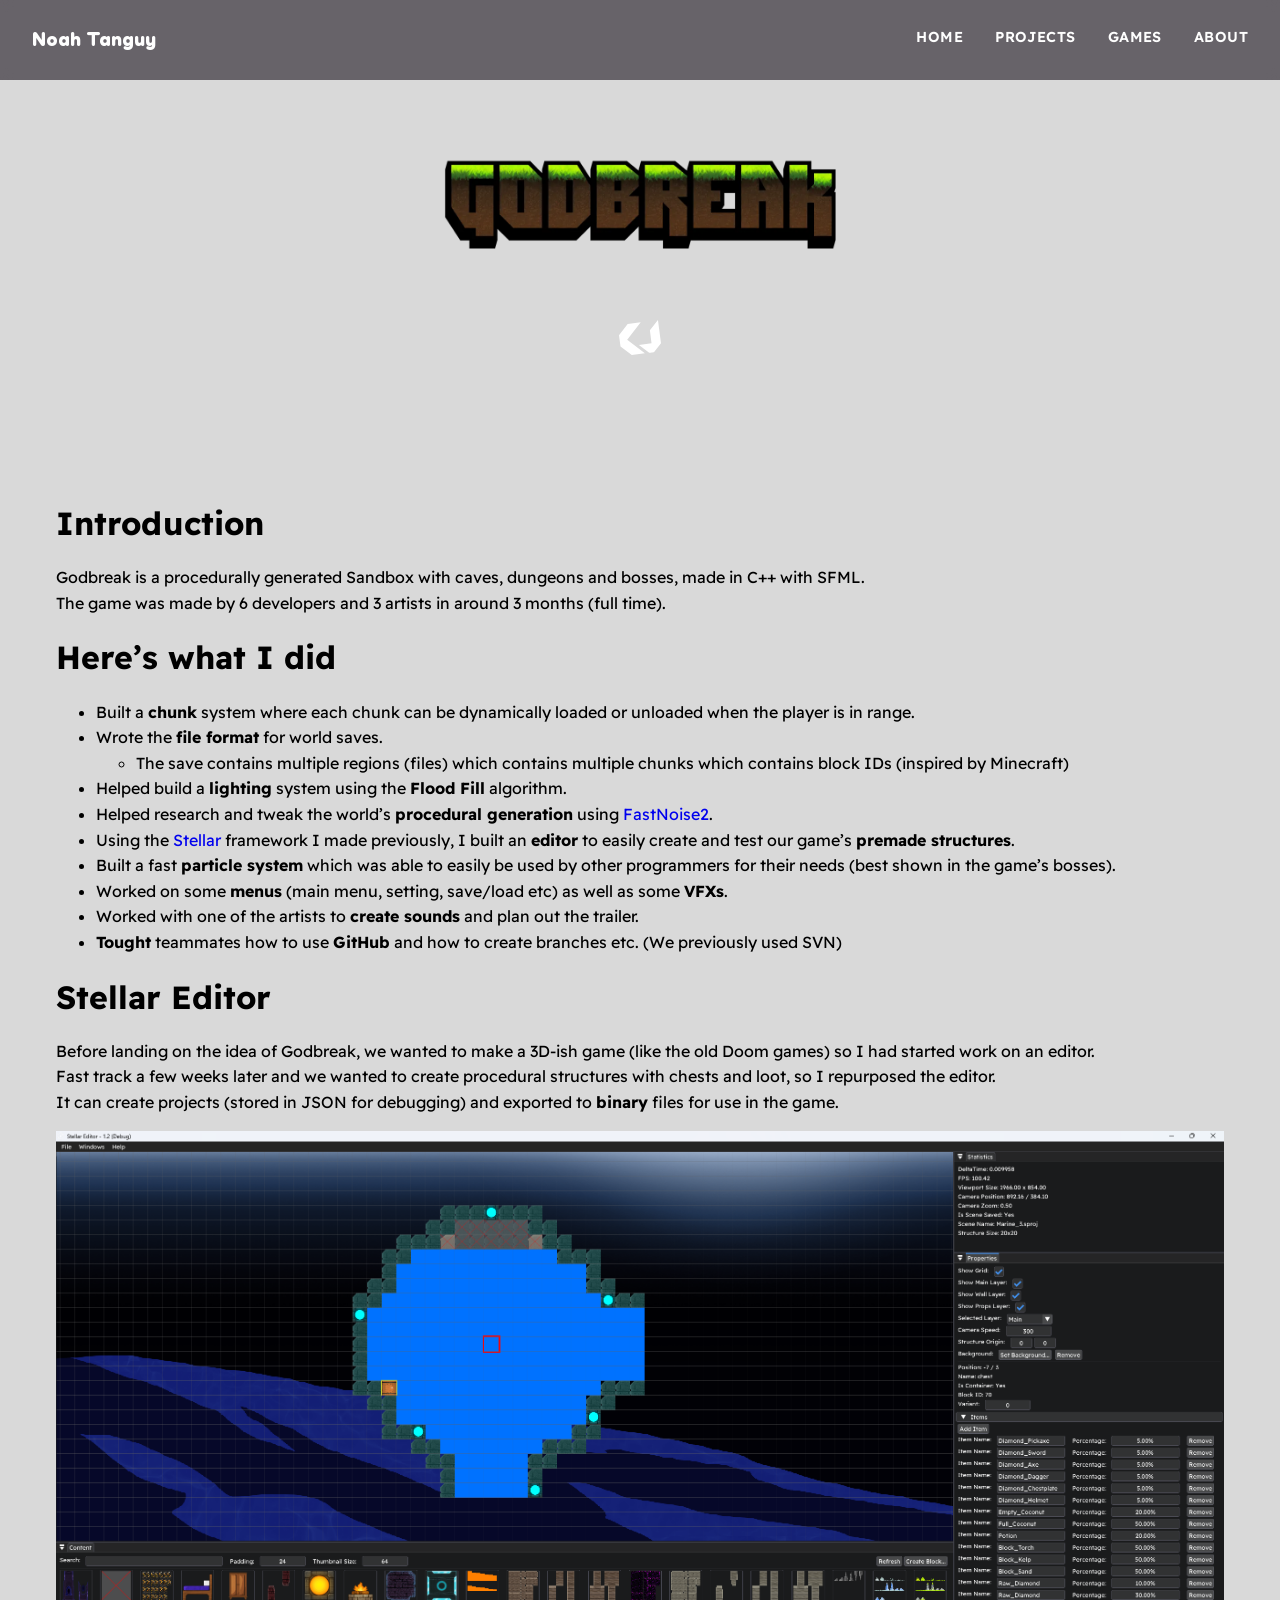
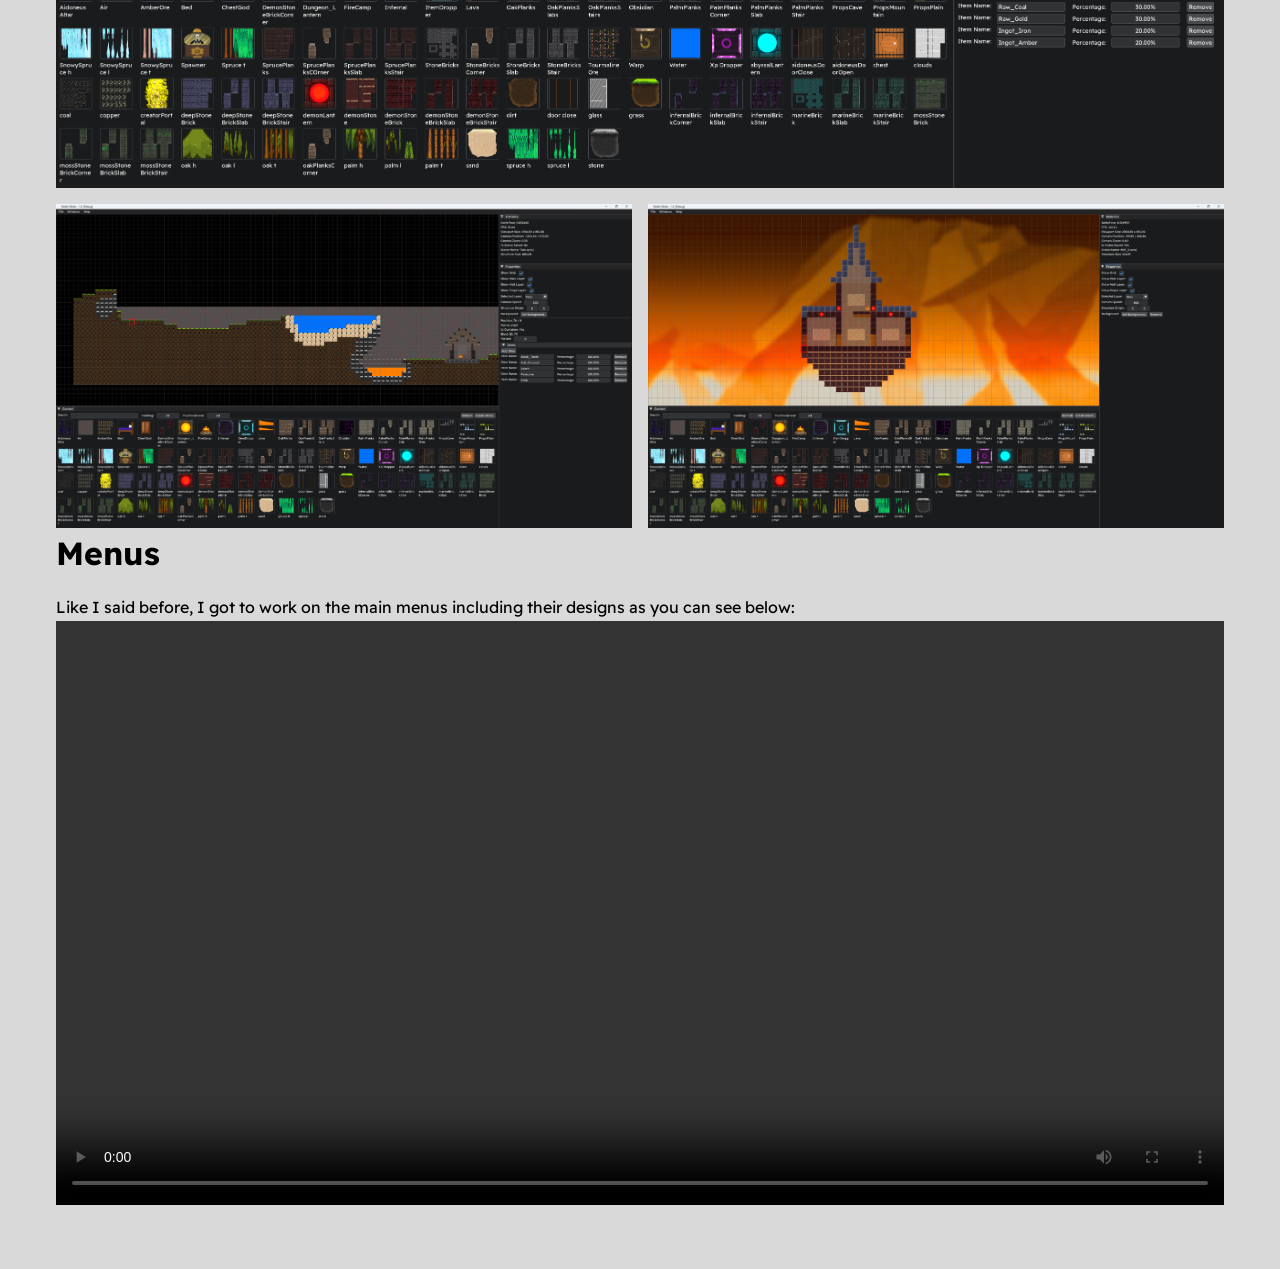
<file: articles/godbreak/index.html>
<!DOCTYPE html><html lang="en"><head><meta charset="utf-8"><meta name="viewport" content="width=device-width"><link rel="icon" type="image/svg+xml" href="/favicon.svg"><link rel="icon" href="/favicon.ico"><meta name="generator" content="Astro v7.0.6"><title>Noah Tanguy</title><meta name="description" content="I make tools and games and stuff"><meta name="image" content="/images/memyselfandi.jpg"><meta name="author" content="Noah Tanguy"><meta name="og:title" content="Noah Tanguy"><meta name="og:description" content="I make tools and games and stuff"><meta name="og:image" content="/images/memyselfandi.jpg"><meta name="og:url" content="/"><meta name="og:type" content="website"><meta itemprop="name" content="Noah Tanguy"><meta itemprop="description" content="I make tools and games and stuff"><meta itemprop="image" content="/images/memyselfandi.jpg"><style>@import "https://fonts.googleapis.com/css2?family=Readex+Pro:wght@160..700&display=swap";@font-face{font-family:Como;src:url(/_astro/Como-Heavy.CXYbAa1B.ttf)}:root{--text-light:#fefefe;--font-title:Como;--font-body:Readex Pro, sans-serif;--card-width:450px}*{box-sizing:border-box}html,body{color:var(--text-light);font-family:var(--font-body);scroll-behavior:smooth;background:#d9d9d9;margin:0;padding:0;overflow-x:hidden}a{color:inherit;text-decoration:none}img{max-width:100%;display:block}h1,h2,h3{font-family:var(--font-title);margin:0}
.navbar[data-astro-cid-4hpjbiwh]{box-sizing:border-box;z-index:10;backdrop-filter:blur(6px);background:#0a030e8c;justify-content:space-between;align-items:center;width:100%;height:80px;padding:1.5rem 2rem;display:flex;position:fixed;top:0;left:0;right:0}.navbar-logo[data-astro-cid-4hpjbiwh]{font-family:var(--font-title);white-space:nowrap;font-size:1.2rem;font-weight:700}.navbar-links[data-astro-cid-4hpjbiwh]{letter-spacing:.03em;text-transform:uppercase;align-items:center;gap:2rem;font-size:.9rem;font-weight:600;display:flex}.navbar-links[data-astro-cid-4hpjbiwh] a[data-astro-cid-4hpjbiwh]{border-bottom:2px solid #0000;padding-bottom:4px;transition:border-color .2s,color .2s}.navbar-links[data-astro-cid-4hpjbiwh] a[data-astro-cid-4hpjbiwh]:hover{border-color:var(--text-light)}@media (width<=450px){.navbar[data-astro-cid-4hpjbiwh]{padding:1.25rem 1rem}.navbar-logo[data-astro-cid-4hpjbiwh]{font-size:1rem}.navbar-links[data-astro-cid-4hpjbiwh]{gap:1rem;font-size:.75rem}}
.gallery[data-astro-cid-dnwwftab]{z-index:1000;background:#000d;justify-content:center;align-items:center;display:flex;position:fixed;inset:0}.gallery[data-astro-cid-dnwwftab][hidden]{display:none}.gallery[data-astro-cid-dnwwftab] figure[data-astro-cid-dnwwftab]{flex-direction:column;align-items:center;gap:.5rem;max-width:90vw;max-height:90vh;margin:0;display:flex}.gallery[data-astro-cid-dnwwftab] figure[data-astro-cid-dnwwftab] img[data-astro-cid-dnwwftab]{object-fit:contain;max-width:90vw;max-height:82vh}.gallery[data-astro-cid-dnwwftab] figcaption[data-astro-cid-dnwwftab]{color:#ddd;text-align:center;font-size:.9rem}.gallery-btn[data-astro-cid-dnwwftab]{color:#fff;cursor:pointer;background:0 0;border:0;padding:.5rem 1rem;font-size:2.5rem;line-height:1;position:absolute}.gallery-btn[data-astro-cid-dnwwftab][hidden]{display:none}.gallery-close[data-astro-cid-dnwwftab]{top:.5rem;right:.5rem}.gallery-prev[data-astro-cid-dnwwftab]{top:50%;left:.5rem;transform:translateY(-50%)}.gallery-next[data-astro-cid-dnwwftab]{top:50%;right:.5rem;transform:translateY(-50%)}.background[data-astro-cid-bnohfldf]{object-fit:cover;object-position:center;filter:blur(4px);pointer-events:none;opacity:0;width:100%;height:50%;transition:opacity .8s;position:absolute;top:0;left:0}.background[data-astro-cid-bnohfldf].active{opacity:1}main[data-astro-cid-bnohfldf]{z-index:1;justify-content:center;align-items:center;display:flex;position:relative}.hero[data-astro-cid-bnohfldf]{text-align:center;flex-direction:column;justify-content:center;align-items:center;min-height:50vh;font-size:1.2rem;display:flex;position:relative;overflow:hidden}.hero-logo[data-astro-cid-bnohfldf]{aspect-ratio:2;width:min(clamp(300px,50vw,800px),50vh);height:auto;margin:0}.links[data-astro-cid-bnohfldf]{align-items:center;gap:1rem;display:flex}.button-icon[data-astro-cid-bnohfldf]{border-radius:50%;justify-content:center;align-items:center;width:42px;height:42px;display:flex}@media screen and (width<=768px){#home[data-astro-cid-bnohfldf]{flex-direction:column;display:flex}}.content[data-astro-cid-poxfbvb2]{color:#000;text-align:left;max-width:1200px;margin:0 auto;padding:3rem 1rem;font-size:1rem;line-height:1.6}.content[data-astro-cid-poxfbvb2] h1{font-size:2em;font-family:var(--font-body)}.content[data-astro-cid-poxfbvb2] h2{font-size:1.75em;font-family:var(--font-body)}.content[data-astro-cid-poxfbvb2] h3{font-size:1.5em;font-family:var(--font-body)}.content[data-astro-cid-poxfbvb2] a{color:#00e;font-family:var(--font-body)}.content[data-astro-cid-poxfbvb2] video{width:100%;height:auto;display:block}.content[data-astro-cid-poxfbvb2] .content-row{gap:1rem;display:flex}.content[data-astro-cid-poxfbvb2] .content-row video,.content[data-astro-cid-poxfbvb2] .content-row img{width:calc(50% - .5rem)}@media screen and (width<=768px){.content[data-astro-cid-poxfbvb2] .content-row{flex-direction:column}.content[data-astro-cid-poxfbvb2] .content-row video,.content[data-astro-cid-poxfbvb2] .content-row img{width:100%}}
</style></head><body><nav class="navbar" data-astro-cid-4hpjbiwh><a href="/#home" class="navbar-logo" data-astro-cid-4hpjbiwh>Noah Tanguy</a><div class="navbar-links" data-astro-cid-4hpjbiwh><a href="/#home" aria-current="page" data-astro-cid-4hpjbiwh>Home</a><a href="/#projects" data-astro-cid-4hpjbiwh>Projects</a><a href="/#games" data-astro-cid-4hpjbiwh>Games</a><a href="/#about" data-astro-cid-4hpjbiwh>About</a></div></nav><div id="home" data-astro-cid-bnohfldf><video id="background1" class="background active" muted playsinline data-astro-cid-bnohfldf></video><video id="background2" class="background" muted playsinline data-astro-cid-bnohfldf></video><main data-astro-cid-bnohfldf><section class="hero" data-astro-cid-bnohfldf><img src="/_astro/godbreak.Cr4cpiNW_1rsD2p.webp" alt="Godbreak" loading="eager" data-astro-cid-bnohfldf="true" decoding="async" width="1024" height="512" class="hero-logo"><div class="links" data-astro-cid-bnohfldf><a href="https://www.creajeux.fr/projet/godbreak/" class="button-icon" target="_blank" aria-label="Steam" rel="noopener" data-astro-cid-bnohfldf><img src="/_astro/creajeux.BgHEdKaP.svg" alt="https://www.creajeux.fr/projet/godbreak/" data-astro-cid-bnohfldf></a></div></section></main></div><div id="gallery" class="gallery" data-selector=".content img" hidden role="dialog" aria-modal="true" aria-label="Image Gallery" data-astro-cid-dnwwftab><button class="gallery-btn gallery-close" aria-label="Close" data-astro-cid-dnwwftab>×</button><button class="gallery-btn gallery-prev" aria-label="Previous image" data-astro-cid-dnwwftab>‹</button><figure data-astro-cid-dnwwftab><img alt="" data-astro-cid-dnwwftab><figcaption data-astro-cid-dnwwftab></figcaption></figure><button class="gallery-btn gallery-next" aria-label="Next image" data-astro-cid-dnwwftab>›</button></div><script type="module">var e=document.getElementById(`gallery`),t=e.querySelector(`figure img`),n=e.querySelector(`figcaption`),r=e.querySelector(`.gallery-close`),i=e.querySelector(`.gallery-prev`),a=e.querySelector(`.gallery-next`),o=Array.from(document.querySelectorAll(e.dataset.selector)),s=0,c=null;function l(e){s=(e+o.length)%o.length;let r=o[s];t.src=r.currentSrc||r.src,t.alt=r.alt,n.textContent=r.alt?`${r.alt} (${s+1}/${o.length})`:`${s+1}/${o.length}`}function u(t){c=document.activeElement,e.hidden=!1,document.body.style.overflow=`hidden`,l(t),r.focus()}function d(){e.hidden=!0,document.body.style.overflow=``,t.src=``,c?.focus()}o.forEach((e,t)=>{e.style.cursor=`zoom-in`,e.tabIndex=0,e.addEventListener(`click`,()=>u(t)),e.addEventListener(`keydown`,e=>{e.key===`Enter`&&u(t)})}),o.length<2&&(i.hidden=!0,a.hidden=!0),i.addEventListener(`click`,()=>l(s-1)),a.addEventListener(`click`,()=>l(s+1)),r.addEventListener(`click`,d),e.addEventListener(`click`,t=>{t.target===e&&d()}),document.addEventListener(`keydown`,t=>{e.hidden||(t.key===`Escape`?d():t.key===`ArrowLeft`&&o.length>1?l(s-1):t.key===`ArrowRight`&&o.length>1&&l(s+1))});</script><script>(function(){const clips = ["/_astro/Godbreak_Low.Dmn7Rkoe.mp4"];

	const videoA = document.getElementById('background1');
	const videoB = document.getElementById('background2');

	let index = Math.floor(Math.random() * clips.length);
	let current = videoA;
	let next = videoB;

	const FADE_MS = 800;
	const PRELOAD_BEFORE_END_MS = 1000;

	function loadClip(videoEl, src) {
		return new Promise((resolve) => {
			videoEl.src = src;
			videoEl.load();
			videoEl.oncanplaythrough = () => resolve();
		});
	}

	async function playClip(videoEl, src) {
		await loadClip(videoEl, src);
		videoEl.currentTime = 0;
		await videoEl.play();
	}

	function crossfadeTo(nextVideoEl) {
		current.classList.remove('active');
		nextVideoEl.classList.add('active');
		[current, next] = [nextVideoEl, current];
	}

	async function start() {
		await playClip(current, clips[index]);

		const nextIndex = (index + 1) % clips.length;
		await loadClip(next, clips[nextIndex]);

		watchForCrossfade();
	}

	function watchForCrossfade() {
		current.ontimeupdate = () => {
			const remaining = (current.duration - current.currentTime) * 1000;
			if (remaining <= PRELOAD_BEFORE_END_MS && !next.dataset.playing) {
				next.dataset.playing = true;
				const fadingOutEl = current;
				next.currentTime = 0;
				next.play();
				crossfadeTo(next);

				index = (index + 1) % clips.length;
				const upcoming = (index + 1) % clips.length;

				setTimeout(() => {
					loadClip(fadingOutEl, clips[upcoming]).then(() => {
						delete next.dataset.playing;
						watchForCrossfade();
					});
				}, FADE_MS);
			}
		};
	}

	start();
})();</script><div class="content" data-astro-cid-poxfbvb2><h1 id="introduction">Introduction</h1>
<p>Godbreak is a procedurally generated Sandbox with caves, dungeons and bosses, made in C++ with SFML.<br>
The game was made by 6 developers and 3 artists in around 3 months (full time).</p>
<h1 id="heres-what-i-did">Here’s what I did</h1>
<ul>
<li>Built a <strong>chunk</strong> system where each chunk can be dynamically loaded or unloaded when the player is in range.</li>
<li>Wrote the <strong>file format</strong> for world saves.
<ul>
<li>The save contains multiple regions (files) which contains multiple chunks which contains block IDs (inspired by Minecraft)</li>
</ul>
</li>
<li>Helped build a <strong>lighting</strong> system using the <strong>Flood Fill</strong> algorithm.</li>
<li>Helped research and tweak the world’s <strong>procedural generation</strong> using <a href="https://github.com/Auburn/FastNoise2">FastNoise2</a>.</li>
<li>Using the <a href="/articles/stellar">Stellar</a> framework I made previously, I built an <strong>editor</strong> to easily create and test our game’s <strong>premade structures</strong>.</li>
<li>Built a fast <strong>particle system</strong> which was able to easily be used by other programmers for their needs (best shown in the game’s bosses).</li>
<li>Worked on some <strong>menus</strong> (main menu, setting, save/load etc) as well as some <strong>VFXs</strong>.</li>
<li>Worked with one of the artists to <strong>create sounds</strong> and plan out the trailer.</li>
<li><strong>Tought</strong> teammates how to use <strong>GitHub</strong> and how to create branches etc. (We previously used SVN)</li>
</ul>
<h1 id="stellar-editor">Stellar Editor</h1>
<p>Before landing on the idea of Godbreak, we wanted to make a 3D-ish game (like the old Doom games) so I had started work on an editor.<br>
Fast track a few weeks later and we wanted to create procedural structures with chests and loot, so I repurposed the editor.<br>
It can create projects (stored in JSON for debugging) and exported to <strong>binary</strong> files for use in the game.</p>
<p><img src="/images/Godbreak-Editor-Marine.png" alt="Marine Structure"></p>
<div class="content-row">
    <img src="/images/Godbreak-Editor-Tutorial.png" alt="Godbreak Editor tutorial project">
    <img src="/images/Godbreak-Editor-Hell.png" alt="Godbreak Editor hell example">
</div>
<h1 id="menus">Menus</h1>
<p>Like I said before, I got to work on the main menus including their designs as you can see below:
<video controls>
<source src="/videos/Godbreak-Menu.mp4" type="video/mp4">
</video></p>
</div></body></html>
</file>
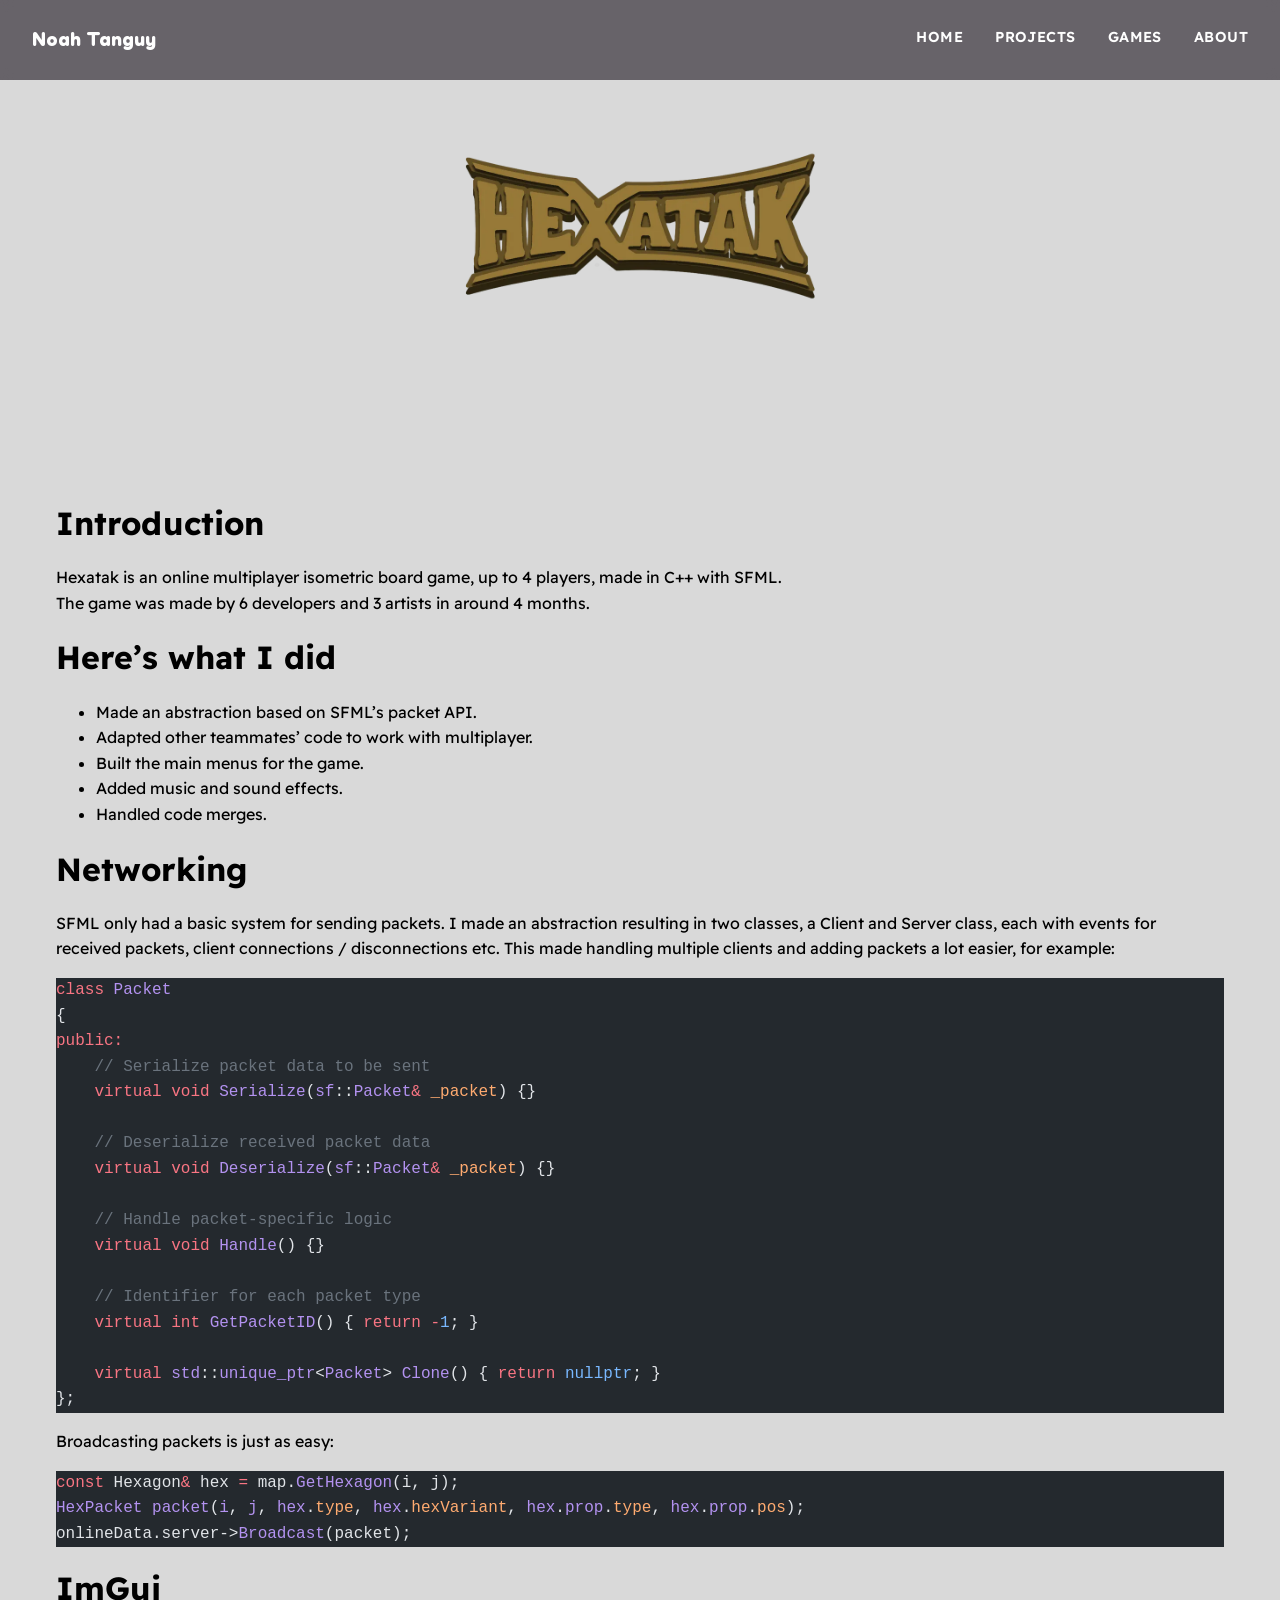
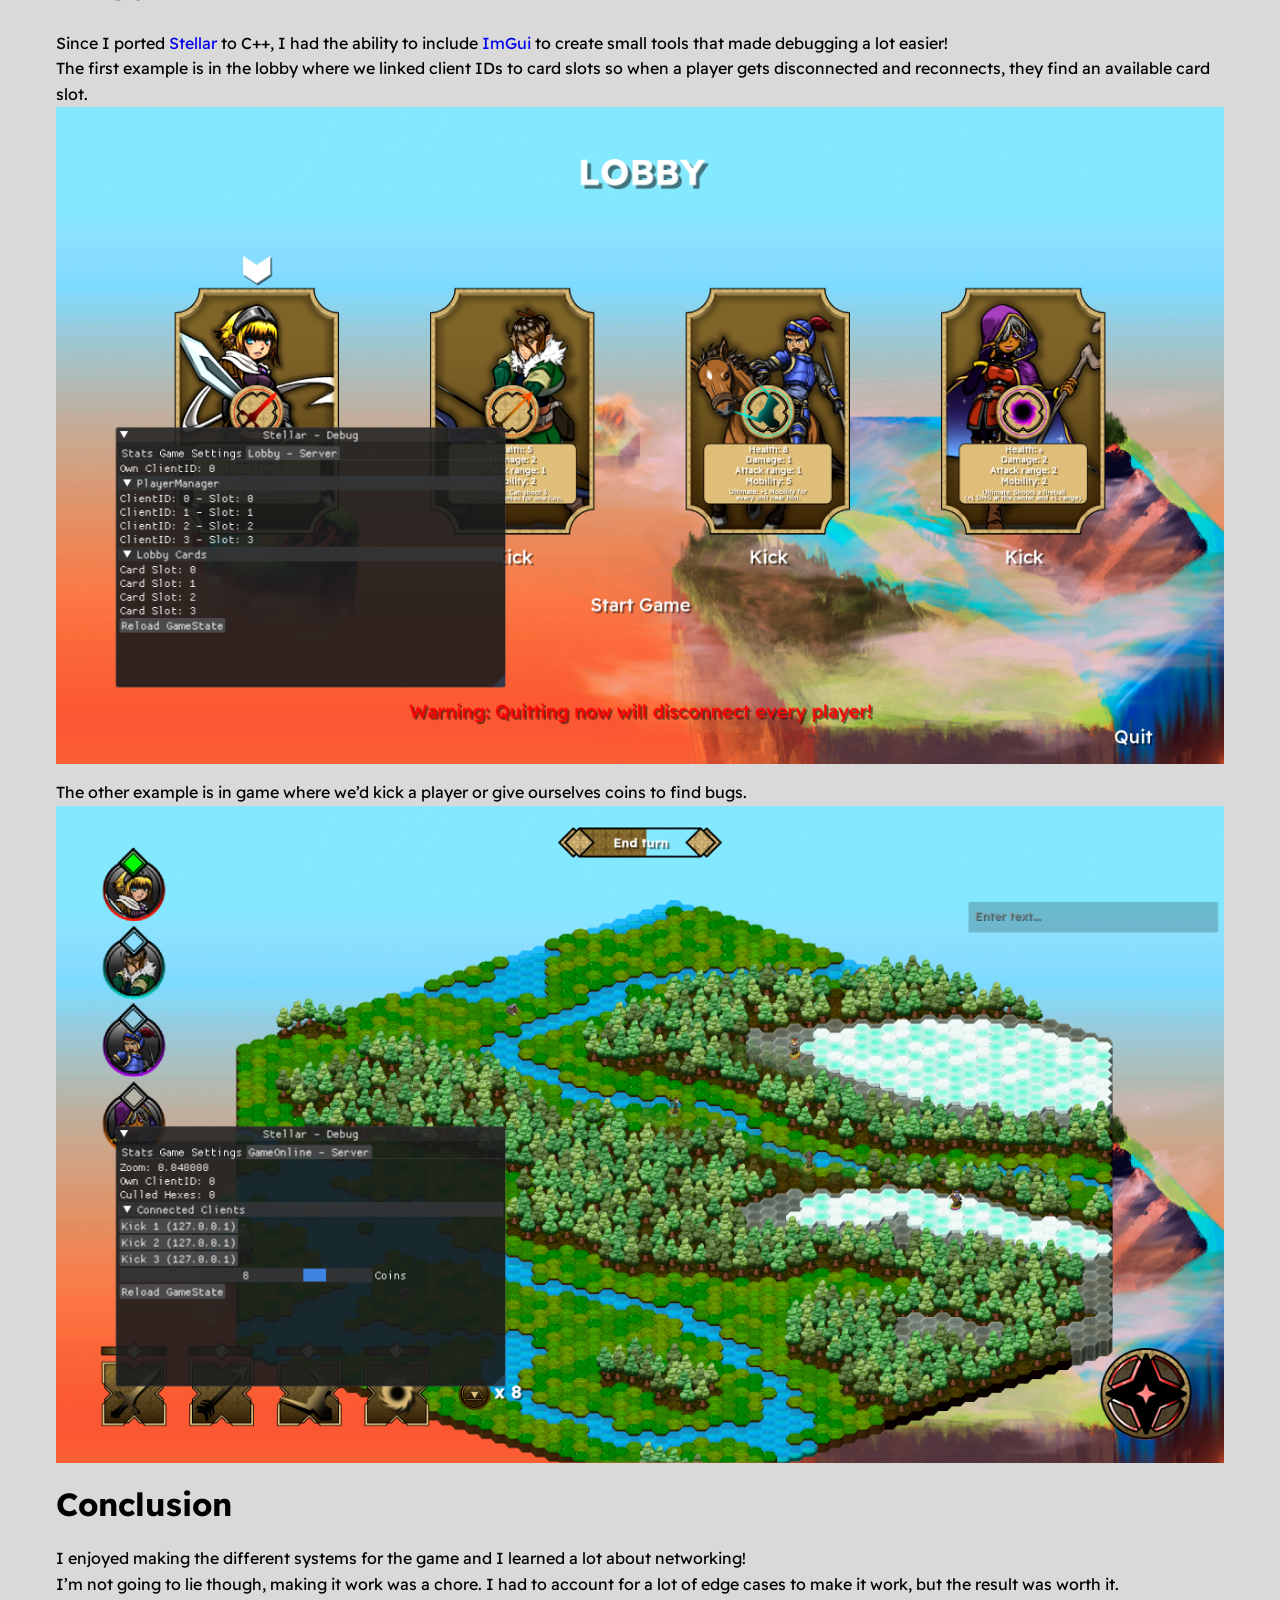
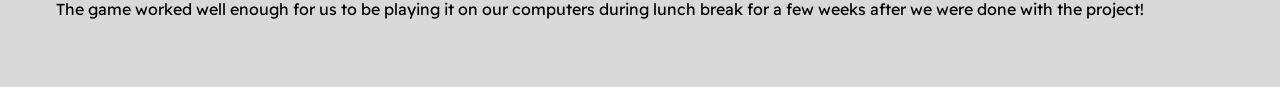
<file: articles/hexatak/index.html>
<!DOCTYPE html><html lang="en"><head><meta charset="utf-8"><meta name="viewport" content="width=device-width"><link rel="icon" type="image/svg+xml" href="/favicon.svg"><link rel="icon" href="/favicon.ico"><meta name="generator" content="Astro v7.0.6"><title>Noah Tanguy</title><meta name="description" content="I make tools and games and stuff"><meta name="image" content="/images/memyselfandi.jpg"><meta name="author" content="Noah Tanguy"><meta name="og:title" content="Noah Tanguy"><meta name="og:description" content="I make tools and games and stuff"><meta name="og:image" content="/images/memyselfandi.jpg"><meta name="og:url" content="/"><meta name="og:type" content="website"><meta itemprop="name" content="Noah Tanguy"><meta itemprop="description" content="I make tools and games and stuff"><meta itemprop="image" content="/images/memyselfandi.jpg"><style>@import "https://fonts.googleapis.com/css2?family=Readex+Pro:wght@160..700&display=swap";@font-face{font-family:Como;src:url(/_astro/Como-Heavy.CXYbAa1B.ttf)}:root{--text-light:#fefefe;--font-title:Como;--font-body:Readex Pro, sans-serif;--card-width:450px}*{box-sizing:border-box}html,body{color:var(--text-light);font-family:var(--font-body);scroll-behavior:smooth;background:#d9d9d9;margin:0;padding:0;overflow-x:hidden}a{color:inherit;text-decoration:none}img{max-width:100%;display:block}h1,h2,h3{font-family:var(--font-title);margin:0}
.navbar[data-astro-cid-4hpjbiwh]{box-sizing:border-box;z-index:10;backdrop-filter:blur(6px);background:#0a030e8c;justify-content:space-between;align-items:center;width:100%;height:80px;padding:1.5rem 2rem;display:flex;position:fixed;top:0;left:0;right:0}.navbar-logo[data-astro-cid-4hpjbiwh]{font-family:var(--font-title);white-space:nowrap;font-size:1.2rem;font-weight:700}.navbar-links[data-astro-cid-4hpjbiwh]{letter-spacing:.03em;text-transform:uppercase;align-items:center;gap:2rem;font-size:.9rem;font-weight:600;display:flex}.navbar-links[data-astro-cid-4hpjbiwh] a[data-astro-cid-4hpjbiwh]{border-bottom:2px solid #0000;padding-bottom:4px;transition:border-color .2s,color .2s}.navbar-links[data-astro-cid-4hpjbiwh] a[data-astro-cid-4hpjbiwh]:hover{border-color:var(--text-light)}@media (width<=450px){.navbar[data-astro-cid-4hpjbiwh]{padding:1.25rem 1rem}.navbar-logo[data-astro-cid-4hpjbiwh]{font-size:1rem}.navbar-links[data-astro-cid-4hpjbiwh]{gap:1rem;font-size:.75rem}}
.gallery[data-astro-cid-dnwwftab]{z-index:1000;background:#000d;justify-content:center;align-items:center;display:flex;position:fixed;inset:0}.gallery[data-astro-cid-dnwwftab][hidden]{display:none}.gallery[data-astro-cid-dnwwftab] figure[data-astro-cid-dnwwftab]{flex-direction:column;align-items:center;gap:.5rem;max-width:90vw;max-height:90vh;margin:0;display:flex}.gallery[data-astro-cid-dnwwftab] figure[data-astro-cid-dnwwftab] img[data-astro-cid-dnwwftab]{object-fit:contain;max-width:90vw;max-height:82vh}.gallery[data-astro-cid-dnwwftab] figcaption[data-astro-cid-dnwwftab]{color:#ddd;text-align:center;font-size:.9rem}.gallery-btn[data-astro-cid-dnwwftab]{color:#fff;cursor:pointer;background:0 0;border:0;padding:.5rem 1rem;font-size:2.5rem;line-height:1;position:absolute}.gallery-btn[data-astro-cid-dnwwftab][hidden]{display:none}.gallery-close[data-astro-cid-dnwwftab]{top:.5rem;right:.5rem}.gallery-prev[data-astro-cid-dnwwftab]{top:50%;left:.5rem;transform:translateY(-50%)}.gallery-next[data-astro-cid-dnwwftab]{top:50%;right:.5rem;transform:translateY(-50%)}.background[data-astro-cid-bnohfldf]{object-fit:cover;object-position:center;filter:blur(4px);pointer-events:none;opacity:0;width:100%;height:50%;transition:opacity .8s;position:absolute;top:0;left:0}.background[data-astro-cid-bnohfldf].active{opacity:1}main[data-astro-cid-bnohfldf]{z-index:1;justify-content:center;align-items:center;display:flex;position:relative}.hero[data-astro-cid-bnohfldf]{text-align:center;flex-direction:column;justify-content:center;align-items:center;min-height:50vh;font-size:1.2rem;display:flex;position:relative;overflow:hidden}.hero-logo[data-astro-cid-bnohfldf]{aspect-ratio:2;width:min(clamp(300px,50vw,800px),50vh);height:auto;margin:0}.links[data-astro-cid-bnohfldf]{align-items:center;gap:1rem;display:flex}.button-icon[data-astro-cid-bnohfldf]{border-radius:50%;justify-content:center;align-items:center;width:42px;height:42px;display:flex}@media screen and (width<=768px){#home[data-astro-cid-bnohfldf]{flex-direction:column;display:flex}}.content[data-astro-cid-poxfbvb2]{color:#000;text-align:left;max-width:1200px;margin:0 auto;padding:3rem 1rem;font-size:1rem;line-height:1.6}.content[data-astro-cid-poxfbvb2] h1{font-size:2em;font-family:var(--font-body)}.content[data-astro-cid-poxfbvb2] h2{font-size:1.75em;font-family:var(--font-body)}.content[data-astro-cid-poxfbvb2] h3{font-size:1.5em;font-family:var(--font-body)}.content[data-astro-cid-poxfbvb2] a{color:#00e;font-family:var(--font-body)}.content[data-astro-cid-poxfbvb2] video{width:100%;height:auto;display:block}.content[data-astro-cid-poxfbvb2] .content-row{gap:1rem;display:flex}.content[data-astro-cid-poxfbvb2] .content-row video,.content[data-astro-cid-poxfbvb2] .content-row img{width:calc(50% - .5rem)}@media screen and (width<=768px){.content[data-astro-cid-poxfbvb2] .content-row{flex-direction:column}.content[data-astro-cid-poxfbvb2] .content-row video,.content[data-astro-cid-poxfbvb2] .content-row img{width:100%}}
</style></head><body><nav class="navbar" data-astro-cid-4hpjbiwh><a href="/#home" class="navbar-logo" data-astro-cid-4hpjbiwh>Noah Tanguy</a><div class="navbar-links" data-astro-cid-4hpjbiwh><a href="/#home" aria-current="page" data-astro-cid-4hpjbiwh>Home</a><a href="/#projects" data-astro-cid-4hpjbiwh>Projects</a><a href="/#games" data-astro-cid-4hpjbiwh>Games</a><a href="/#about" data-astro-cid-4hpjbiwh>About</a></div></nav><div id="home" data-astro-cid-bnohfldf><video id="background1" class="background active" muted playsinline data-astro-cid-bnohfldf></video><video id="background2" class="background" muted playsinline data-astro-cid-bnohfldf></video><main data-astro-cid-bnohfldf><section class="hero" data-astro-cid-bnohfldf><img src="/_astro/hexatak.CpYI7s4N_2jfon9.webp" alt="Hexatak" loading="eager" data-astro-cid-bnohfldf="true" decoding="async" width="1024" height="512" class="hero-logo"></section></main></div><div id="gallery" class="gallery" data-selector=".content img" hidden role="dialog" aria-modal="true" aria-label="Image Gallery" data-astro-cid-dnwwftab><button class="gallery-btn gallery-close" aria-label="Close" data-astro-cid-dnwwftab>×</button><button class="gallery-btn gallery-prev" aria-label="Previous image" data-astro-cid-dnwwftab>‹</button><figure data-astro-cid-dnwwftab><img alt="" data-astro-cid-dnwwftab><figcaption data-astro-cid-dnwwftab></figcaption></figure><button class="gallery-btn gallery-next" aria-label="Next image" data-astro-cid-dnwwftab>›</button></div><script type="module">var e=document.getElementById(`gallery`),t=e.querySelector(`figure img`),n=e.querySelector(`figcaption`),r=e.querySelector(`.gallery-close`),i=e.querySelector(`.gallery-prev`),a=e.querySelector(`.gallery-next`),o=Array.from(document.querySelectorAll(e.dataset.selector)),s=0,c=null;function l(e){s=(e+o.length)%o.length;let r=o[s];t.src=r.currentSrc||r.src,t.alt=r.alt,n.textContent=r.alt?`${r.alt} (${s+1}/${o.length})`:`${s+1}/${o.length}`}function u(t){c=document.activeElement,e.hidden=!1,document.body.style.overflow=`hidden`,l(t),r.focus()}function d(){e.hidden=!0,document.body.style.overflow=``,t.src=``,c?.focus()}o.forEach((e,t)=>{e.style.cursor=`zoom-in`,e.tabIndex=0,e.addEventListener(`click`,()=>u(t)),e.addEventListener(`keydown`,e=>{e.key===`Enter`&&u(t)})}),o.length<2&&(i.hidden=!0,a.hidden=!0),i.addEventListener(`click`,()=>l(s-1)),a.addEventListener(`click`,()=>l(s+1)),r.addEventListener(`click`,d),e.addEventListener(`click`,t=>{t.target===e&&d()}),document.addEventListener(`keydown`,t=>{e.hidden||(t.key===`Escape`?d():t.key===`ArrowLeft`&&o.length>1?l(s-1):t.key===`ArrowRight`&&o.length>1&&l(s+1))});</script><script>(function(){const clips = ["/_astro/Hexatak_Low.BiOJoFGt.mp4"];

	const videoA = document.getElementById('background1');
	const videoB = document.getElementById('background2');

	let index = Math.floor(Math.random() * clips.length);
	let current = videoA;
	let next = videoB;

	const FADE_MS = 800;
	const PRELOAD_BEFORE_END_MS = 1000;

	function loadClip(videoEl, src) {
		return new Promise((resolve) => {
			videoEl.src = src;
			videoEl.load();
			videoEl.oncanplaythrough = () => resolve();
		});
	}

	async function playClip(videoEl, src) {
		await loadClip(videoEl, src);
		videoEl.currentTime = 0;
		await videoEl.play();
	}

	function crossfadeTo(nextVideoEl) {
		current.classList.remove('active');
		nextVideoEl.classList.add('active');
		[current, next] = [nextVideoEl, current];
	}

	async function start() {
		await playClip(current, clips[index]);

		const nextIndex = (index + 1) % clips.length;
		await loadClip(next, clips[nextIndex]);

		watchForCrossfade();
	}

	function watchForCrossfade() {
		current.ontimeupdate = () => {
			const remaining = (current.duration - current.currentTime) * 1000;
			if (remaining <= PRELOAD_BEFORE_END_MS && !next.dataset.playing) {
				next.dataset.playing = true;
				const fadingOutEl = current;
				next.currentTime = 0;
				next.play();
				crossfadeTo(next);

				index = (index + 1) % clips.length;
				const upcoming = (index + 1) % clips.length;

				setTimeout(() => {
					loadClip(fadingOutEl, clips[upcoming]).then(() => {
						delete next.dataset.playing;
						watchForCrossfade();
					});
				}, FADE_MS);
			}
		};
	}

	start();
})();</script><div class="content" data-astro-cid-poxfbvb2><h1 id="introduction">Introduction</h1>
<p>Hexatak is an online multiplayer isometric board game, up to 4 players, made in C++ with SFML.<br>
The game was made by 6 developers and 3 artists in around 4 months.</p>
<h1 id="heres-what-i-did">Here’s what I did</h1>
<ul>
<li>Made an abstraction based on SFML’s packet API.</li>
<li>Adapted other teammates’ code to work with multiplayer.</li>
<li>Built the main menus for the game.</li>
<li>Added music and sound effects.</li>
<li>Handled code merges.</li>
</ul>
<h1 id="networking">Networking</h1>
<p>SFML only had a basic system for sending packets. I made an abstraction resulting in two classes, a Client and Server class, each with events for received packets, client connections / disconnections etc.
This made handling multiple clients and adding packets a lot easier, for example:</p>
<pre class="astro-code github-dark" style="background-color:#24292e;color:#e1e4e8; overflow-x: auto;" tabindex="0" data-language="c++"><code><span class="line"><span style="color:#F97583">class</span><span style="color:#B392F0"> Packet</span></span>
<span class="line"><span style="color:#E1E4E8">{</span></span>
<span class="line"><span style="color:#F97583">public:</span></span>
<span class="line"><span style="color:#6A737D">    // Serialize packet data to be sent</span></span>
<span class="line"><span style="color:#F97583">    virtual</span><span style="color:#F97583"> void</span><span style="color:#B392F0"> Serialize</span><span style="color:#E1E4E8">(</span><span style="color:#B392F0">sf</span><span style="color:#E1E4E8">::</span><span style="color:#B392F0">Packet</span><span style="color:#F97583">&#x26;</span><span style="color:#FFAB70"> _packet</span><span style="color:#E1E4E8">) {}</span></span>
<span class="line"></span>
<span class="line"><span style="color:#6A737D">    // Deserialize received packet data</span></span>
<span class="line"><span style="color:#F97583">    virtual</span><span style="color:#F97583"> void</span><span style="color:#B392F0"> Deserialize</span><span style="color:#E1E4E8">(</span><span style="color:#B392F0">sf</span><span style="color:#E1E4E8">::</span><span style="color:#B392F0">Packet</span><span style="color:#F97583">&#x26;</span><span style="color:#FFAB70"> _packet</span><span style="color:#E1E4E8">) {}</span></span>
<span class="line"></span>
<span class="line"><span style="color:#6A737D">    // Handle packet-specific logic</span></span>
<span class="line"><span style="color:#F97583">    virtual</span><span style="color:#F97583"> void</span><span style="color:#B392F0"> Handle</span><span style="color:#E1E4E8">() {}</span></span>
<span class="line"></span>
<span class="line"><span style="color:#6A737D">    // Identifier for each packet type</span></span>
<span class="line"><span style="color:#F97583">    virtual</span><span style="color:#F97583"> int</span><span style="color:#B392F0"> GetPacketID</span><span style="color:#E1E4E8">() { </span><span style="color:#F97583">return</span><span style="color:#F97583"> -</span><span style="color:#79B8FF">1</span><span style="color:#E1E4E8">; }</span></span>
<span class="line"></span>
<span class="line"><span style="color:#F97583">    virtual</span><span style="color:#B392F0"> std</span><span style="color:#E1E4E8">::</span><span style="color:#B392F0">unique_ptr</span><span style="color:#E1E4E8">&#x3C;</span><span style="color:#B392F0">Packet</span><span style="color:#E1E4E8">> </span><span style="color:#B392F0">Clone</span><span style="color:#E1E4E8">() { </span><span style="color:#F97583">return</span><span style="color:#79B8FF"> nullptr</span><span style="color:#E1E4E8">; }</span></span>
<span class="line"><span style="color:#E1E4E8">};</span></span></code></pre>
<p>Broadcasting packets is just as easy:</p>
<pre class="astro-code github-dark" style="background-color:#24292e;color:#e1e4e8; overflow-x: auto;" tabindex="0" data-language="c++"><code><span class="line"><span style="color:#F97583">const</span><span style="color:#E1E4E8"> Hexagon</span><span style="color:#F97583">&#x26;</span><span style="color:#E1E4E8"> hex </span><span style="color:#F97583">=</span><span style="color:#E1E4E8"> map.</span><span style="color:#B392F0">GetHexagon</span><span style="color:#E1E4E8">(i, j);</span></span>
<span class="line"><span style="color:#B392F0">HexPacket</span><span style="color:#B392F0"> packet</span><span style="color:#E1E4E8">(</span><span style="color:#B392F0">i</span><span style="color:#E1E4E8">, </span><span style="color:#B392F0">j</span><span style="color:#E1E4E8">, </span><span style="color:#B392F0">hex</span><span style="color:#E1E4E8">.</span><span style="color:#FFAB70">type</span><span style="color:#E1E4E8">, </span><span style="color:#B392F0">hex</span><span style="color:#E1E4E8">.</span><span style="color:#FFAB70">hexVariant</span><span style="color:#E1E4E8">, </span><span style="color:#B392F0">hex</span><span style="color:#E1E4E8">.</span><span style="color:#B392F0">prop</span><span style="color:#E1E4E8">.</span><span style="color:#FFAB70">type</span><span style="color:#E1E4E8">, </span><span style="color:#B392F0">hex</span><span style="color:#E1E4E8">.</span><span style="color:#B392F0">prop</span><span style="color:#E1E4E8">.</span><span style="color:#FFAB70">pos</span><span style="color:#E1E4E8">);</span></span>
<span class="line"><span style="color:#E1E4E8">onlineData.server-></span><span style="color:#B392F0">Broadcast</span><span style="color:#E1E4E8">(packet);</span></span></code></pre>
<h1 id="imgui">ImGui</h1>
<p>Since I ported <a href="/articles/stellar">Stellar</a> to C++, I had the ability to include <a href="https://github.com/ocornut/imgui">ImGui</a> to create small tools that made debugging a lot easier!<br>
The first example is in the lobby where we linked client IDs to card slots so when a player gets disconnected and reconnects, they find an available card slot.
<img src="/images/Hexatak-Lobby.png" alt="Hexatak Lobby debug tool"></p>
<p>The other example is in game where we’d kick a player or give ourselves coins to find bugs.
<img src="/images/Hexatak-InGame.png" alt="Hexatak InGame debug tool"></p>
<h1 id="conclusion">Conclusion</h1>
<p>I enjoyed making the different systems for the game and I learned a lot about networking!<br>
I’m not going to lie though, making it work was a chore. I had to account for a lot of edge cases to make it work, but the result was worth it.<br>
The game worked well enough for us to be playing it on our computers during lunch break for a few weeks after we were done with the project!</p>
</div></body></html>
</file>
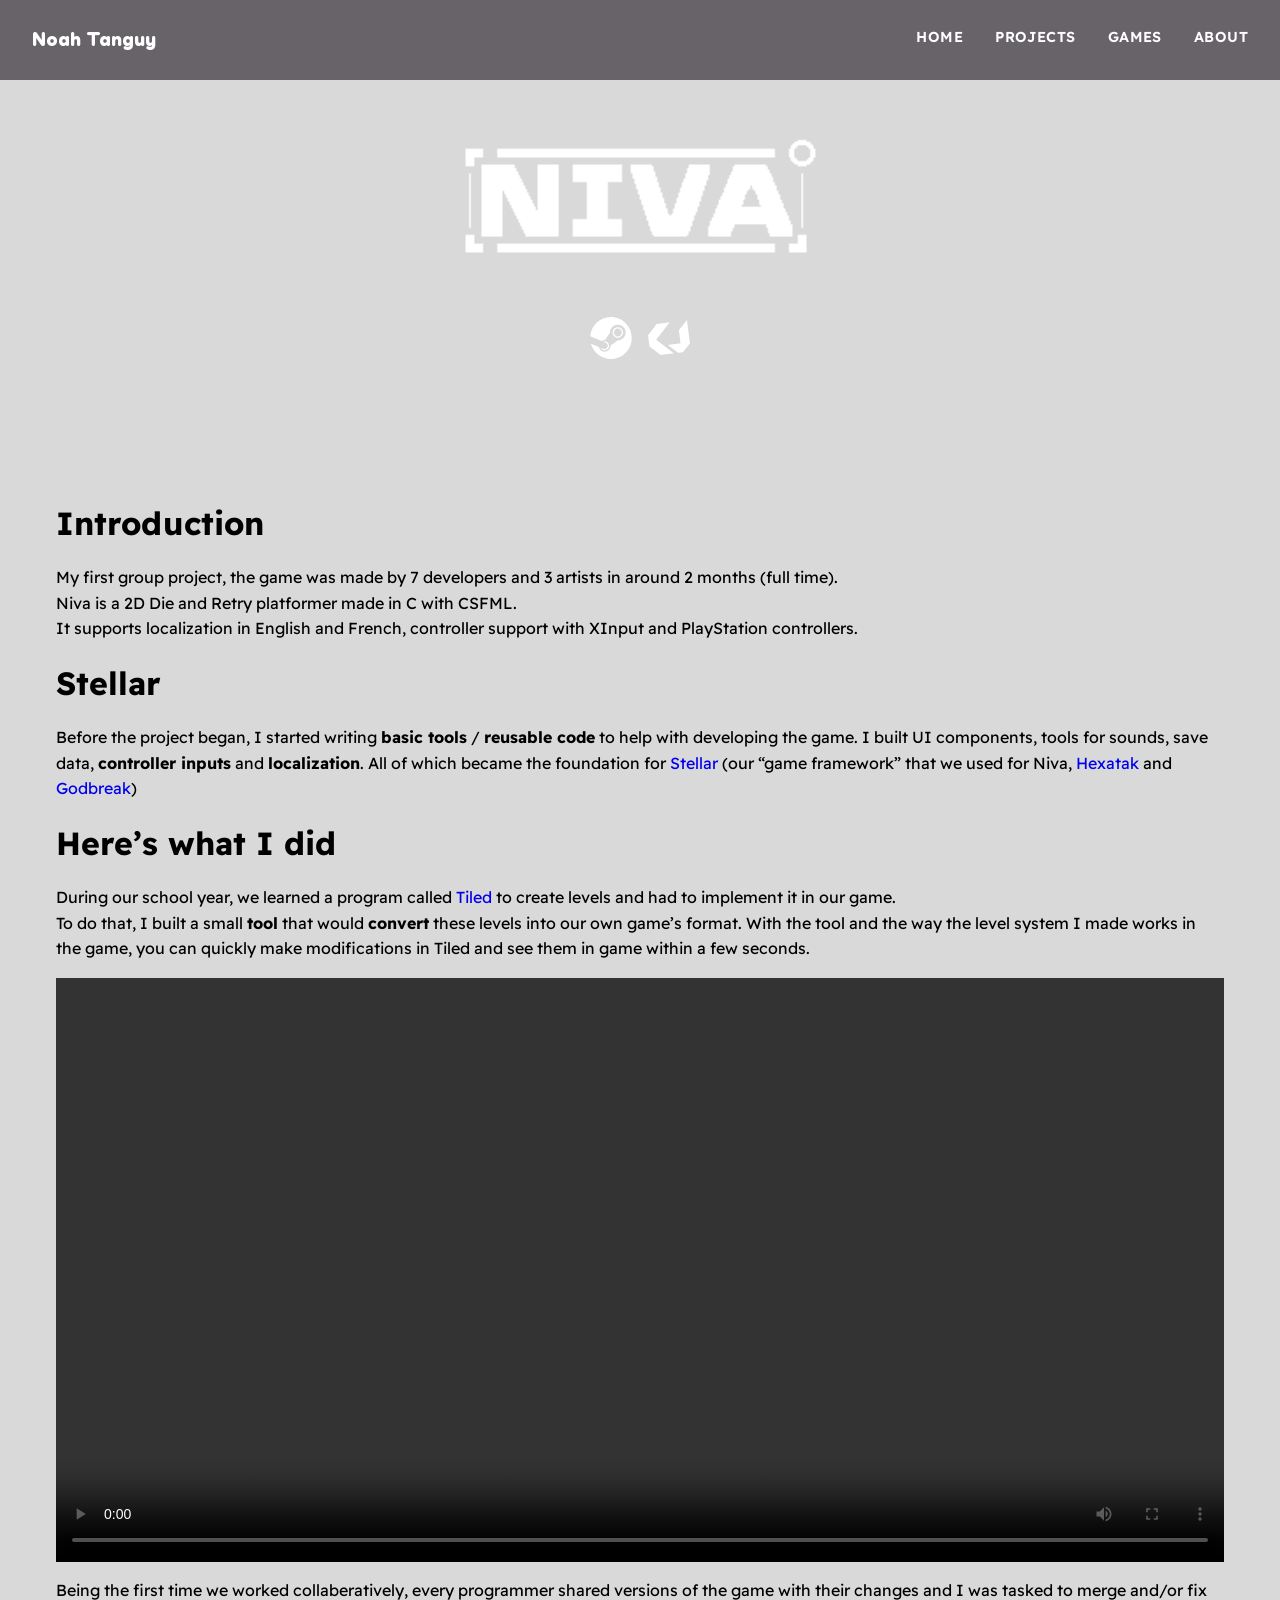
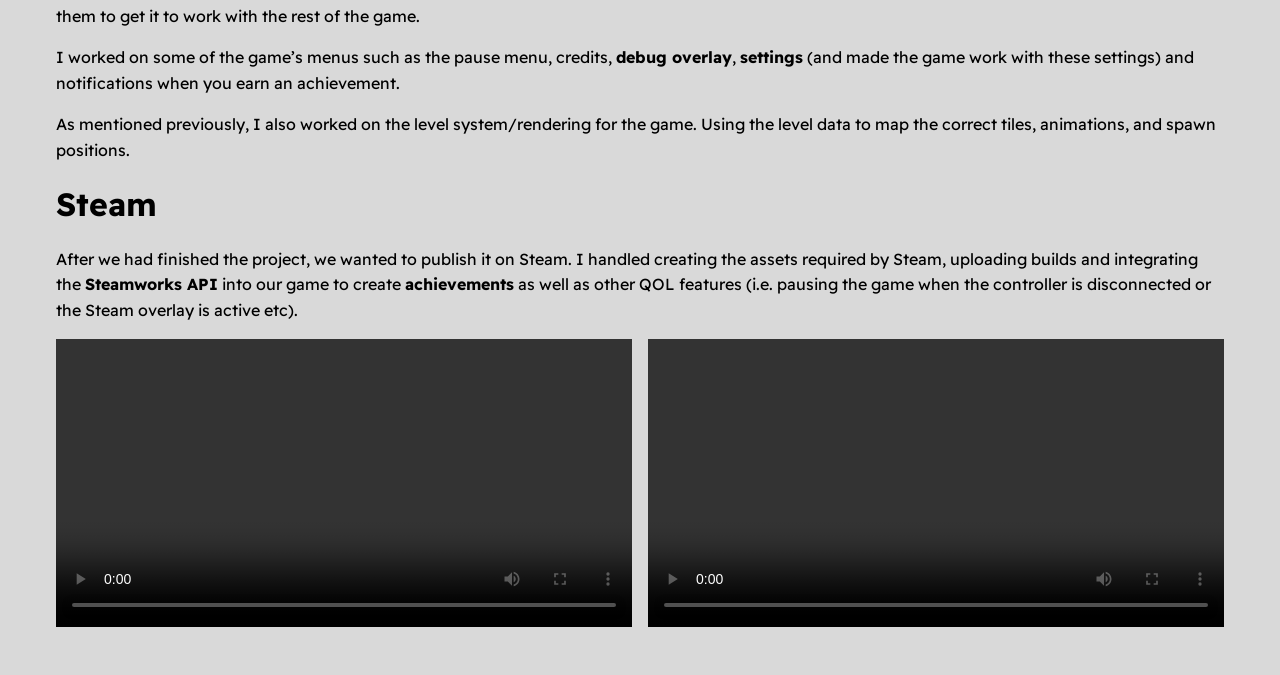
<file: articles/niva/index.html>
<!DOCTYPE html><html lang="en"><head><meta charset="utf-8"><meta name="viewport" content="width=device-width"><link rel="icon" type="image/svg+xml" href="/favicon.svg"><link rel="icon" href="/favicon.ico"><meta name="generator" content="Astro v7.0.6"><title>Noah Tanguy</title><meta name="description" content="I make tools and games and stuff"><meta name="image" content="/images/memyselfandi.jpg"><meta name="author" content="Noah Tanguy"><meta name="og:title" content="Noah Tanguy"><meta name="og:description" content="I make tools and games and stuff"><meta name="og:image" content="/images/memyselfandi.jpg"><meta name="og:url" content="/"><meta name="og:type" content="website"><meta itemprop="name" content="Noah Tanguy"><meta itemprop="description" content="I make tools and games and stuff"><meta itemprop="image" content="/images/memyselfandi.jpg"><style>@import "https://fonts.googleapis.com/css2?family=Readex+Pro:wght@160..700&display=swap";@font-face{font-family:Como;src:url(/_astro/Como-Heavy.CXYbAa1B.ttf)}:root{--text-light:#fefefe;--font-title:Como;--font-body:Readex Pro, sans-serif;--card-width:450px}*{box-sizing:border-box}html,body{color:var(--text-light);font-family:var(--font-body);scroll-behavior:smooth;background:#d9d9d9;margin:0;padding:0;overflow-x:hidden}a{color:inherit;text-decoration:none}img{max-width:100%;display:block}h1,h2,h3{font-family:var(--font-title);margin:0}
.navbar[data-astro-cid-4hpjbiwh]{box-sizing:border-box;z-index:10;backdrop-filter:blur(6px);background:#0a030e8c;justify-content:space-between;align-items:center;width:100%;height:80px;padding:1.5rem 2rem;display:flex;position:fixed;top:0;left:0;right:0}.navbar-logo[data-astro-cid-4hpjbiwh]{font-family:var(--font-title);white-space:nowrap;font-size:1.2rem;font-weight:700}.navbar-links[data-astro-cid-4hpjbiwh]{letter-spacing:.03em;text-transform:uppercase;align-items:center;gap:2rem;font-size:.9rem;font-weight:600;display:flex}.navbar-links[data-astro-cid-4hpjbiwh] a[data-astro-cid-4hpjbiwh]{border-bottom:2px solid #0000;padding-bottom:4px;transition:border-color .2s,color .2s}.navbar-links[data-astro-cid-4hpjbiwh] a[data-astro-cid-4hpjbiwh]:hover{border-color:var(--text-light)}@media (width<=450px){.navbar[data-astro-cid-4hpjbiwh]{padding:1.25rem 1rem}.navbar-logo[data-astro-cid-4hpjbiwh]{font-size:1rem}.navbar-links[data-astro-cid-4hpjbiwh]{gap:1rem;font-size:.75rem}}
.gallery[data-astro-cid-dnwwftab]{z-index:1000;background:#000d;justify-content:center;align-items:center;display:flex;position:fixed;inset:0}.gallery[data-astro-cid-dnwwftab][hidden]{display:none}.gallery[data-astro-cid-dnwwftab] figure[data-astro-cid-dnwwftab]{flex-direction:column;align-items:center;gap:.5rem;max-width:90vw;max-height:90vh;margin:0;display:flex}.gallery[data-astro-cid-dnwwftab] figure[data-astro-cid-dnwwftab] img[data-astro-cid-dnwwftab]{object-fit:contain;max-width:90vw;max-height:82vh}.gallery[data-astro-cid-dnwwftab] figcaption[data-astro-cid-dnwwftab]{color:#ddd;text-align:center;font-size:.9rem}.gallery-btn[data-astro-cid-dnwwftab]{color:#fff;cursor:pointer;background:0 0;border:0;padding:.5rem 1rem;font-size:2.5rem;line-height:1;position:absolute}.gallery-btn[data-astro-cid-dnwwftab][hidden]{display:none}.gallery-close[data-astro-cid-dnwwftab]{top:.5rem;right:.5rem}.gallery-prev[data-astro-cid-dnwwftab]{top:50%;left:.5rem;transform:translateY(-50%)}.gallery-next[data-astro-cid-dnwwftab]{top:50%;right:.5rem;transform:translateY(-50%)}.background[data-astro-cid-bnohfldf]{object-fit:cover;object-position:center;filter:blur(4px);pointer-events:none;opacity:0;width:100%;height:50%;transition:opacity .8s;position:absolute;top:0;left:0}.background[data-astro-cid-bnohfldf].active{opacity:1}main[data-astro-cid-bnohfldf]{z-index:1;justify-content:center;align-items:center;display:flex;position:relative}.hero[data-astro-cid-bnohfldf]{text-align:center;flex-direction:column;justify-content:center;align-items:center;min-height:50vh;font-size:1.2rem;display:flex;position:relative;overflow:hidden}.hero-logo[data-astro-cid-bnohfldf]{aspect-ratio:2;width:min(clamp(300px,50vw,800px),50vh);height:auto;margin:0}.links[data-astro-cid-bnohfldf]{align-items:center;gap:1rem;display:flex}.button-icon[data-astro-cid-bnohfldf]{border-radius:50%;justify-content:center;align-items:center;width:42px;height:42px;display:flex}@media screen and (width<=768px){#home[data-astro-cid-bnohfldf]{flex-direction:column;display:flex}}.content[data-astro-cid-poxfbvb2]{color:#000;text-align:left;max-width:1200px;margin:0 auto;padding:3rem 1rem;font-size:1rem;line-height:1.6}.content[data-astro-cid-poxfbvb2] h1{font-size:2em;font-family:var(--font-body)}.content[data-astro-cid-poxfbvb2] h2{font-size:1.75em;font-family:var(--font-body)}.content[data-astro-cid-poxfbvb2] h3{font-size:1.5em;font-family:var(--font-body)}.content[data-astro-cid-poxfbvb2] a{color:#00e;font-family:var(--font-body)}.content[data-astro-cid-poxfbvb2] video{width:100%;height:auto;display:block}.content[data-astro-cid-poxfbvb2] .content-row{gap:1rem;display:flex}.content[data-astro-cid-poxfbvb2] .content-row video,.content[data-astro-cid-poxfbvb2] .content-row img{width:calc(50% - .5rem)}@media screen and (width<=768px){.content[data-astro-cid-poxfbvb2] .content-row{flex-direction:column}.content[data-astro-cid-poxfbvb2] .content-row video,.content[data-astro-cid-poxfbvb2] .content-row img{width:100%}}
</style></head><body><nav class="navbar" data-astro-cid-4hpjbiwh><a href="/#home" class="navbar-logo" data-astro-cid-4hpjbiwh>Noah Tanguy</a><div class="navbar-links" data-astro-cid-4hpjbiwh><a href="/#home" aria-current="page" data-astro-cid-4hpjbiwh>Home</a><a href="/#projects" data-astro-cid-4hpjbiwh>Projects</a><a href="/#games" data-astro-cid-4hpjbiwh>Games</a><a href="/#about" data-astro-cid-4hpjbiwh>About</a></div></nav><div id="home" data-astro-cid-bnohfldf><video id="background1" class="background active" muted playsinline data-astro-cid-bnohfldf></video><video id="background2" class="background" muted playsinline data-astro-cid-bnohfldf></video><main data-astro-cid-bnohfldf><section class="hero" data-astro-cid-bnohfldf><img src="/_astro/niva.DqjaNky7_ZbuV2W.webp" alt="Niva" loading="eager" data-astro-cid-bnohfldf="true" decoding="async" width="1024" height="512" class="hero-logo"><div class="links" data-astro-cid-bnohfldf><a href="https://store.steampowered.com/app/3258800/Niva/" class="button-icon" target="_blank" aria-label="Steam" rel="noopener" data-astro-cid-bnohfldf><img src="/_astro/steam.BmGtXVxc.svg" alt="https://store.steampowered.com/app/3258800/Niva/" data-astro-cid-bnohfldf></a><a href="https://www.creajeux.fr/projet/niva/" class="button-icon" target="_blank" aria-label="Steam" rel="noopener" data-astro-cid-bnohfldf><img src="/_astro/creajeux.BgHEdKaP.svg" alt="https://www.creajeux.fr/projet/niva/" data-astro-cid-bnohfldf></a></div></section></main></div><div id="gallery" class="gallery" data-selector=".content img" hidden role="dialog" aria-modal="true" aria-label="Image Gallery" data-astro-cid-dnwwftab><button class="gallery-btn gallery-close" aria-label="Close" data-astro-cid-dnwwftab>×</button><button class="gallery-btn gallery-prev" aria-label="Previous image" data-astro-cid-dnwwftab>‹</button><figure data-astro-cid-dnwwftab><img alt="" data-astro-cid-dnwwftab><figcaption data-astro-cid-dnwwftab></figcaption></figure><button class="gallery-btn gallery-next" aria-label="Next image" data-astro-cid-dnwwftab>›</button></div><script type="module">var e=document.getElementById(`gallery`),t=e.querySelector(`figure img`),n=e.querySelector(`figcaption`),r=e.querySelector(`.gallery-close`),i=e.querySelector(`.gallery-prev`),a=e.querySelector(`.gallery-next`),o=Array.from(document.querySelectorAll(e.dataset.selector)),s=0,c=null;function l(e){s=(e+o.length)%o.length;let r=o[s];t.src=r.currentSrc||r.src,t.alt=r.alt,n.textContent=r.alt?`${r.alt} (${s+1}/${o.length})`:`${s+1}/${o.length}`}function u(t){c=document.activeElement,e.hidden=!1,document.body.style.overflow=`hidden`,l(t),r.focus()}function d(){e.hidden=!0,document.body.style.overflow=``,t.src=``,c?.focus()}o.forEach((e,t)=>{e.style.cursor=`zoom-in`,e.tabIndex=0,e.addEventListener(`click`,()=>u(t)),e.addEventListener(`keydown`,e=>{e.key===`Enter`&&u(t)})}),o.length<2&&(i.hidden=!0,a.hidden=!0),i.addEventListener(`click`,()=>l(s-1)),a.addEventListener(`click`,()=>l(s+1)),r.addEventListener(`click`,d),e.addEventListener(`click`,t=>{t.target===e&&d()}),document.addEventListener(`keydown`,t=>{e.hidden||(t.key===`Escape`?d():t.key===`ArrowLeft`&&o.length>1?l(s-1):t.key===`ArrowRight`&&o.length>1&&l(s+1))});</script><script>(function(){const clips = ["/_astro/Niva_Low.BQ3aNYxP.mp4"];

	const videoA = document.getElementById('background1');
	const videoB = document.getElementById('background2');

	let index = Math.floor(Math.random() * clips.length);
	let current = videoA;
	let next = videoB;

	const FADE_MS = 800;
	const PRELOAD_BEFORE_END_MS = 1000;

	function loadClip(videoEl, src) {
		return new Promise((resolve) => {
			videoEl.src = src;
			videoEl.load();
			videoEl.oncanplaythrough = () => resolve();
		});
	}

	async function playClip(videoEl, src) {
		await loadClip(videoEl, src);
		videoEl.currentTime = 0;
		await videoEl.play();
	}

	function crossfadeTo(nextVideoEl) {
		current.classList.remove('active');
		nextVideoEl.classList.add('active');
		[current, next] = [nextVideoEl, current];
	}

	async function start() {
		await playClip(current, clips[index]);

		const nextIndex = (index + 1) % clips.length;
		await loadClip(next, clips[nextIndex]);

		watchForCrossfade();
	}

	function watchForCrossfade() {
		current.ontimeupdate = () => {
			const remaining = (current.duration - current.currentTime) * 1000;
			if (remaining <= PRELOAD_BEFORE_END_MS && !next.dataset.playing) {
				next.dataset.playing = true;
				const fadingOutEl = current;
				next.currentTime = 0;
				next.play();
				crossfadeTo(next);

				index = (index + 1) % clips.length;
				const upcoming = (index + 1) % clips.length;

				setTimeout(() => {
					loadClip(fadingOutEl, clips[upcoming]).then(() => {
						delete next.dataset.playing;
						watchForCrossfade();
					});
				}, FADE_MS);
			}
		};
	}

	start();
})();</script><div class="content" data-astro-cid-poxfbvb2><h1 id="introduction">Introduction</h1>
<p>My first group project, the game was made by 7 developers and 3 artists in around 2 months (full time).<br>
Niva is a 2D Die and Retry platformer made in C with CSFML.<br>
It supports localization in English and French, controller support with XInput and PlayStation controllers.</p>
<h1 id="stellar">Stellar</h1>
<p>Before the project began, I started writing <strong>basic tools</strong> / <strong>reusable code</strong> to help with developing the game.
I built UI components, tools for sounds, save data, <strong>controller inputs</strong> and <strong>localization</strong>.
All of which became the foundation for <a href="/articles/stellar">Stellar</a> (our “game framework” that we used for Niva, <a href="/articles/hexatak">Hexatak</a> and <a href="/articles/godbreak">Godbreak</a>)</p>
<h1 id="heres-what-i-did">Here’s what I did</h1>
<p>During our school year, we learned a program called <a href="https://www.mapeditor.org/">Tiled</a> to create levels and had to implement it in our game.<br>
To do that, I built a small <strong>tool</strong> that would <strong>convert</strong> these levels into our own game’s format.
With the tool and the way the level system I made works in the game, you can quickly make modifications in Tiled and see them in game within a few seconds.</p>
<video controls>
    <source src="/videos/Niva-Tiled.mp4" type="video/mp4">
</video>
<p>Being the first time we worked collaberatively, every programmer shared versions of the game with their changes and I was tasked to merge and/or fix them to get it to work with the rest of the game.</p>
<p>I worked on some of the game’s menus such as the pause menu, credits, <strong>debug overlay</strong>, <strong>settings</strong> (and made the game work with these settings) and notifications when you earn an achievement.</p>
<p>As mentioned previously, I also worked on the level system/rendering for the game. Using the level data to map the correct tiles, animations, and spawn positions.</p>
<h1 id="steam">Steam</h1>
<p>After we had finished the project, we wanted to publish it on Steam.
I handled creating the assets required by Steam, uploading builds and integrating the <strong>Steamworks API</strong> into our game to create <strong>achievements</strong> as well as other QOL features (i.e. pausing the game when the controller is disconnected or the Steam overlay is active etc).</p>
<div class="content-row">
    <video controls>
        <source src="/videos/Niva-Steam-Input.mp4" type="video/mp4">
    </video>
    <video controls>
        <source src="/videos/Niva-Steam-Achievements.mp4" type="video/mp4">
    </video>
</div>
</div></body></html>
</file>
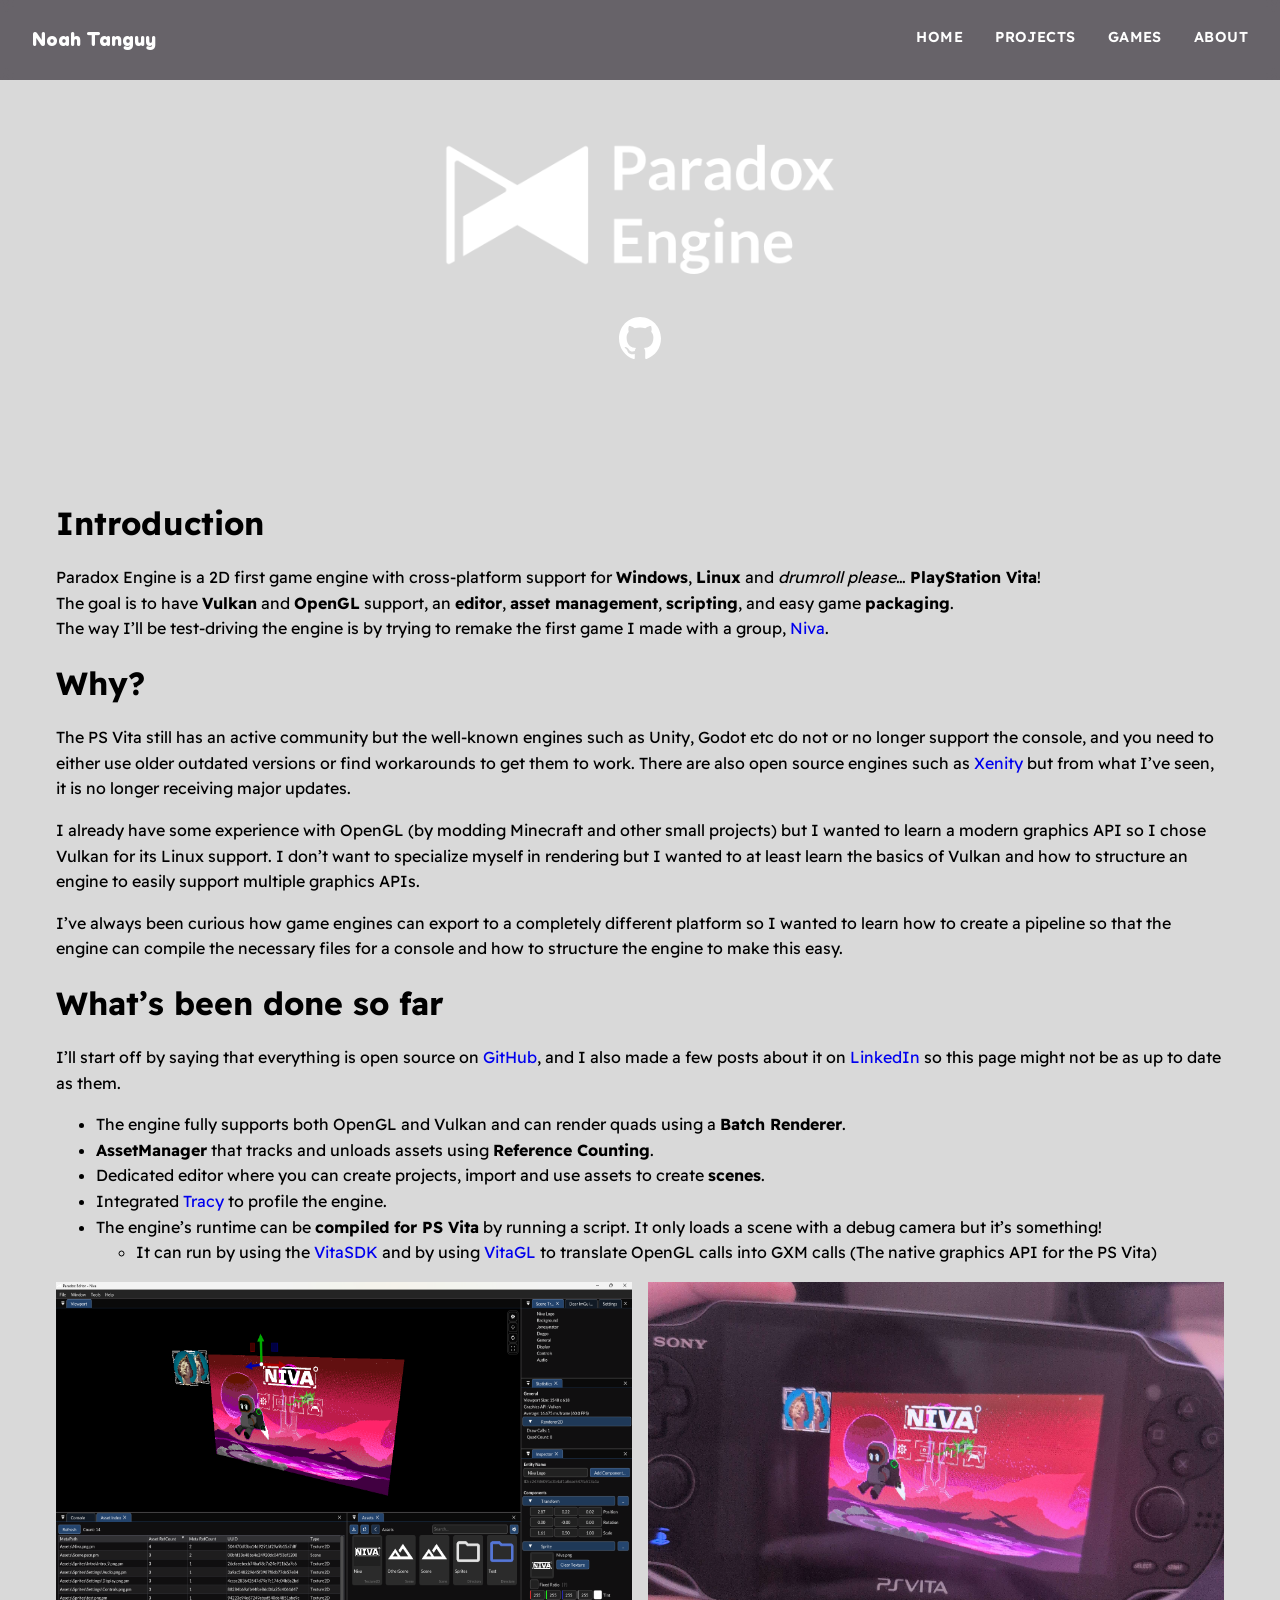
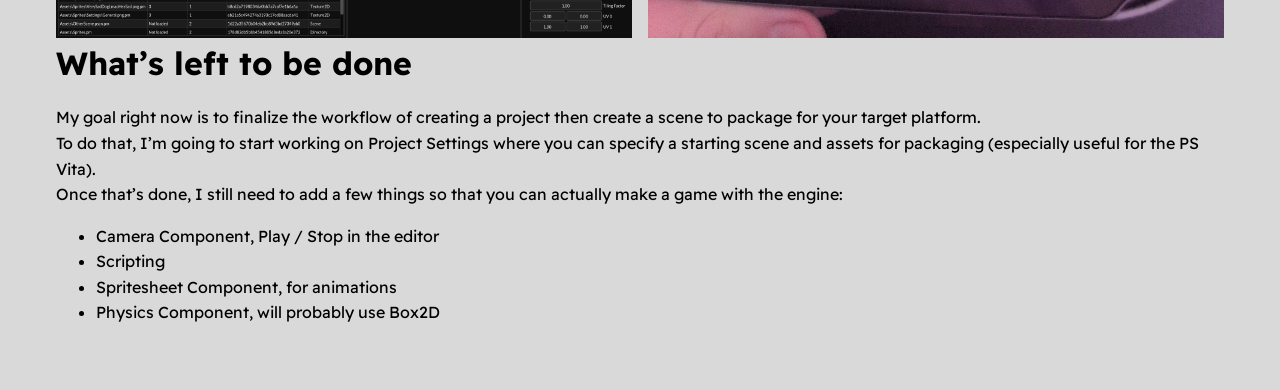
<file: articles/paradox/index.html>
<!DOCTYPE html><html lang="en"><head><meta charset="utf-8"><meta name="viewport" content="width=device-width"><link rel="icon" type="image/svg+xml" href="/favicon.svg"><link rel="icon" href="/favicon.ico"><meta name="generator" content="Astro v7.0.6"><title>Noah Tanguy</title><meta name="description" content="I make tools and games and stuff"><meta name="image" content="/images/memyselfandi.jpg"><meta name="author" content="Noah Tanguy"><meta name="og:title" content="Noah Tanguy"><meta name="og:description" content="I make tools and games and stuff"><meta name="og:image" content="/images/memyselfandi.jpg"><meta name="og:url" content="/"><meta name="og:type" content="website"><meta itemprop="name" content="Noah Tanguy"><meta itemprop="description" content="I make tools and games and stuff"><meta itemprop="image" content="/images/memyselfandi.jpg"><style>@import "https://fonts.googleapis.com/css2?family=Readex+Pro:wght@160..700&display=swap";@font-face{font-family:Como;src:url(/_astro/Como-Heavy.CXYbAa1B.ttf)}:root{--text-light:#fefefe;--font-title:Como;--font-body:Readex Pro, sans-serif;--card-width:450px}*{box-sizing:border-box}html,body{color:var(--text-light);font-family:var(--font-body);scroll-behavior:smooth;background:#d9d9d9;margin:0;padding:0;overflow-x:hidden}a{color:inherit;text-decoration:none}img{max-width:100%;display:block}h1,h2,h3{font-family:var(--font-title);margin:0}
.navbar[data-astro-cid-4hpjbiwh]{box-sizing:border-box;z-index:10;backdrop-filter:blur(6px);background:#0a030e8c;justify-content:space-between;align-items:center;width:100%;height:80px;padding:1.5rem 2rem;display:flex;position:fixed;top:0;left:0;right:0}.navbar-logo[data-astro-cid-4hpjbiwh]{font-family:var(--font-title);white-space:nowrap;font-size:1.2rem;font-weight:700}.navbar-links[data-astro-cid-4hpjbiwh]{letter-spacing:.03em;text-transform:uppercase;align-items:center;gap:2rem;font-size:.9rem;font-weight:600;display:flex}.navbar-links[data-astro-cid-4hpjbiwh] a[data-astro-cid-4hpjbiwh]{border-bottom:2px solid #0000;padding-bottom:4px;transition:border-color .2s,color .2s}.navbar-links[data-astro-cid-4hpjbiwh] a[data-astro-cid-4hpjbiwh]:hover{border-color:var(--text-light)}@media (width<=450px){.navbar[data-astro-cid-4hpjbiwh]{padding:1.25rem 1rem}.navbar-logo[data-astro-cid-4hpjbiwh]{font-size:1rem}.navbar-links[data-astro-cid-4hpjbiwh]{gap:1rem;font-size:.75rem}}
.gallery[data-astro-cid-dnwwftab]{z-index:1000;background:#000d;justify-content:center;align-items:center;display:flex;position:fixed;inset:0}.gallery[data-astro-cid-dnwwftab][hidden]{display:none}.gallery[data-astro-cid-dnwwftab] figure[data-astro-cid-dnwwftab]{flex-direction:column;align-items:center;gap:.5rem;max-width:90vw;max-height:90vh;margin:0;display:flex}.gallery[data-astro-cid-dnwwftab] figure[data-astro-cid-dnwwftab] img[data-astro-cid-dnwwftab]{object-fit:contain;max-width:90vw;max-height:82vh}.gallery[data-astro-cid-dnwwftab] figcaption[data-astro-cid-dnwwftab]{color:#ddd;text-align:center;font-size:.9rem}.gallery-btn[data-astro-cid-dnwwftab]{color:#fff;cursor:pointer;background:0 0;border:0;padding:.5rem 1rem;font-size:2.5rem;line-height:1;position:absolute}.gallery-btn[data-astro-cid-dnwwftab][hidden]{display:none}.gallery-close[data-astro-cid-dnwwftab]{top:.5rem;right:.5rem}.gallery-prev[data-astro-cid-dnwwftab]{top:50%;left:.5rem;transform:translateY(-50%)}.gallery-next[data-astro-cid-dnwwftab]{top:50%;right:.5rem;transform:translateY(-50%)}.background[data-astro-cid-bnohfldf]{object-fit:cover;object-position:center;filter:blur(4px);pointer-events:none;opacity:0;width:100%;height:50%;transition:opacity .8s;position:absolute;top:0;left:0}.background[data-astro-cid-bnohfldf].active{opacity:1}main[data-astro-cid-bnohfldf]{z-index:1;justify-content:center;align-items:center;display:flex;position:relative}.hero[data-astro-cid-bnohfldf]{text-align:center;flex-direction:column;justify-content:center;align-items:center;min-height:50vh;font-size:1.2rem;display:flex;position:relative;overflow:hidden}.hero-logo[data-astro-cid-bnohfldf]{aspect-ratio:2;width:min(clamp(300px,50vw,800px),50vh);height:auto;margin:0}.links[data-astro-cid-bnohfldf]{align-items:center;gap:1rem;display:flex}.button-icon[data-astro-cid-bnohfldf]{border-radius:50%;justify-content:center;align-items:center;width:42px;height:42px;display:flex}@media screen and (width<=768px){#home[data-astro-cid-bnohfldf]{flex-direction:column;display:flex}}.content[data-astro-cid-poxfbvb2]{color:#000;text-align:left;max-width:1200px;margin:0 auto;padding:3rem 1rem;font-size:1rem;line-height:1.6}.content[data-astro-cid-poxfbvb2] h1{font-size:2em;font-family:var(--font-body)}.content[data-astro-cid-poxfbvb2] h2{font-size:1.75em;font-family:var(--font-body)}.content[data-astro-cid-poxfbvb2] h3{font-size:1.5em;font-family:var(--font-body)}.content[data-astro-cid-poxfbvb2] a{color:#00e;font-family:var(--font-body)}.content[data-astro-cid-poxfbvb2] video{width:100%;height:auto;display:block}.content[data-astro-cid-poxfbvb2] .content-row{gap:1rem;display:flex}.content[data-astro-cid-poxfbvb2] .content-row video,.content[data-astro-cid-poxfbvb2] .content-row img{width:calc(50% - .5rem)}@media screen and (width<=768px){.content[data-astro-cid-poxfbvb2] .content-row{flex-direction:column}.content[data-astro-cid-poxfbvb2] .content-row video,.content[data-astro-cid-poxfbvb2] .content-row img{width:100%}}
</style></head><body><nav class="navbar" data-astro-cid-4hpjbiwh><a href="/#home" class="navbar-logo" data-astro-cid-4hpjbiwh>Noah Tanguy</a><div class="navbar-links" data-astro-cid-4hpjbiwh><a href="/#home" aria-current="page" data-astro-cid-4hpjbiwh>Home</a><a href="/#projects" data-astro-cid-4hpjbiwh>Projects</a><a href="/#games" data-astro-cid-4hpjbiwh>Games</a><a href="/#about" data-astro-cid-4hpjbiwh>About</a></div></nav><div id="home" data-astro-cid-bnohfldf><video id="background1" class="background active" muted playsinline data-astro-cid-bnohfldf></video><video id="background2" class="background" muted playsinline data-astro-cid-bnohfldf></video><main data-astro-cid-bnohfldf><section class="hero" data-astro-cid-bnohfldf><img src="/_astro/paradox.DDfZk_ub_1B0fnj.webp" alt="Paradox" loading="eager" data-astro-cid-bnohfldf="true" decoding="async" width="1024" height="512" class="hero-logo"><div class="links" data-astro-cid-bnohfldf><a href="https://github.com/ImNotStealth/Paradox" class="button-icon" target="_blank" aria-label="Steam" rel="noopener" data-astro-cid-bnohfldf><img src="/_astro/github.I7gmsr0t.svg" alt="https://github.com/ImNotStealth/Paradox" data-astro-cid-bnohfldf></a></div></section></main></div><div id="gallery" class="gallery" data-selector=".content img" hidden role="dialog" aria-modal="true" aria-label="Image Gallery" data-astro-cid-dnwwftab><button class="gallery-btn gallery-close" aria-label="Close" data-astro-cid-dnwwftab>×</button><button class="gallery-btn gallery-prev" aria-label="Previous image" data-astro-cid-dnwwftab>‹</button><figure data-astro-cid-dnwwftab><img alt="" data-astro-cid-dnwwftab><figcaption data-astro-cid-dnwwftab></figcaption></figure><button class="gallery-btn gallery-next" aria-label="Next image" data-astro-cid-dnwwftab>›</button></div><script type="module">var e=document.getElementById(`gallery`),t=e.querySelector(`figure img`),n=e.querySelector(`figcaption`),r=e.querySelector(`.gallery-close`),i=e.querySelector(`.gallery-prev`),a=e.querySelector(`.gallery-next`),o=Array.from(document.querySelectorAll(e.dataset.selector)),s=0,c=null;function l(e){s=(e+o.length)%o.length;let r=o[s];t.src=r.currentSrc||r.src,t.alt=r.alt,n.textContent=r.alt?`${r.alt} (${s+1}/${o.length})`:`${s+1}/${o.length}`}function u(t){c=document.activeElement,e.hidden=!1,document.body.style.overflow=`hidden`,l(t),r.focus()}function d(){e.hidden=!0,document.body.style.overflow=``,t.src=``,c?.focus()}o.forEach((e,t)=>{e.style.cursor=`zoom-in`,e.tabIndex=0,e.addEventListener(`click`,()=>u(t)),e.addEventListener(`keydown`,e=>{e.key===`Enter`&&u(t)})}),o.length<2&&(i.hidden=!0,a.hidden=!0),i.addEventListener(`click`,()=>l(s-1)),a.addEventListener(`click`,()=>l(s+1)),r.addEventListener(`click`,d),e.addEventListener(`click`,t=>{t.target===e&&d()}),document.addEventListener(`keydown`,t=>{e.hidden||(t.key===`Escape`?d():t.key===`ArrowLeft`&&o.length>1?l(s-1):t.key===`ArrowRight`&&o.length>1&&l(s+1))});</script><script>(function(){const clips = ["/_astro/Paradox_Low.CF71wY7a.mp4"];

	const videoA = document.getElementById('background1');
	const videoB = document.getElementById('background2');

	let index = Math.floor(Math.random() * clips.length);
	let current = videoA;
	let next = videoB;

	const FADE_MS = 800;
	const PRELOAD_BEFORE_END_MS = 1000;

	function loadClip(videoEl, src) {
		return new Promise((resolve) => {
			videoEl.src = src;
			videoEl.load();
			videoEl.oncanplaythrough = () => resolve();
		});
	}

	async function playClip(videoEl, src) {
		await loadClip(videoEl, src);
		videoEl.currentTime = 0;
		await videoEl.play();
	}

	function crossfadeTo(nextVideoEl) {
		current.classList.remove('active');
		nextVideoEl.classList.add('active');
		[current, next] = [nextVideoEl, current];
	}

	async function start() {
		await playClip(current, clips[index]);

		const nextIndex = (index + 1) % clips.length;
		await loadClip(next, clips[nextIndex]);

		watchForCrossfade();
	}

	function watchForCrossfade() {
		current.ontimeupdate = () => {
			const remaining = (current.duration - current.currentTime) * 1000;
			if (remaining <= PRELOAD_BEFORE_END_MS && !next.dataset.playing) {
				next.dataset.playing = true;
				const fadingOutEl = current;
				next.currentTime = 0;
				next.play();
				crossfadeTo(next);

				index = (index + 1) % clips.length;
				const upcoming = (index + 1) % clips.length;

				setTimeout(() => {
					loadClip(fadingOutEl, clips[upcoming]).then(() => {
						delete next.dataset.playing;
						watchForCrossfade();
					});
				}, FADE_MS);
			}
		};
	}

	start();
})();</script><div class="content" data-astro-cid-poxfbvb2><h1 id="introduction">Introduction</h1>
<p>Paradox Engine is a 2D first game engine with cross-platform support for <strong>Windows</strong>, <strong>Linux</strong> and <em>drumroll please</em>… <strong>PlayStation Vita</strong>!<br>
The goal is to have <strong>Vulkan</strong> and <strong>OpenGL</strong> support, an <strong>editor</strong>, <strong>asset management</strong>, <strong>scripting</strong>, and easy game <strong>packaging</strong>.<br>
The way I’ll be test-driving the engine is by trying to remake the first game I made with a group, <a href="/articles/niva">Niva</a>.</p>
<h1 id="why">Why?</h1>
<p>The PS Vita still has an active community but the well-known engines such as Unity, Godot etc do not or no longer support the console, and you need to either use older outdated versions or find workarounds to get them to work. There are also open source engines such as <a href="https://github.com/Fewnity/Xenity-Engine/">Xenity</a> but from what I’ve seen, it is no longer receiving major updates.</p>
<p>I already have some experience with OpenGL (by modding Minecraft and other small projects) but I wanted to learn a modern graphics API so I chose Vulkan for its Linux support. I don’t want to specialize myself in rendering but I wanted to at least learn the basics of Vulkan and how to structure an engine to easily support multiple graphics APIs.</p>
<p>I’ve always been curious how game engines can export to a completely different platform so I wanted to learn how to create a pipeline so that the engine can compile the necessary files for a console and how to structure the engine to make this easy.</p>
<h1 id="whats-been-done-so-far">What’s been done so far</h1>
<p>I’ll start off by saying that everything is open source on <a href="https://github.com/ImNotStealth/Paradox">GitHub</a>, and I also made a few posts about it on <a href="https://lnkd.in/p/ep8apaMS">LinkedIn</a> so this page might not be as up to date as them.</p>
<ul>
<li>The engine fully supports both OpenGL and Vulkan and can render quads using a <strong>Batch Renderer</strong>.</li>
<li><strong>AssetManager</strong> that tracks and unloads assets using <strong>Reference Counting</strong>.</li>
<li>Dedicated editor where you can create projects, import and use assets to create <strong>scenes</strong>.</li>
<li>Integrated <a href="https://github.com/wolfpld/tracy">Tracy</a> to profile the engine.</li>
<li>The engine’s runtime can be <strong>compiled for PS Vita</strong> by running a script. It only loads a scene with a debug camera but it’s something!
<ul>
<li>It can run by using the <a href="https://vitasdk.org/">VitaSDK</a> and by using <a href="https://github.com/rinnegatamante/vitagl">VitaGL</a> to translate OpenGL calls into GXM calls (The native graphics API for the PS Vita)</li>
</ul>
</li>
</ul>
<div class="content-row">
    <img src="/images/Paradox-Editor.png" alt="Paradox Editor">
    <img src="/images/Paradox-Vita.png" alt="Paradox on PS Vita">
</div>
<h1 id="whats-left-to-be-done">What’s left to be done</h1>
<p>My goal right now is to finalize the workflow of creating a project then create a scene to package for your target platform.<br>
To do that, I’m going to start working on Project Settings where you can specify a starting scene and assets for packaging (especially useful for the PS Vita).<br>
Once that’s done, I still need to add a few things so that you can actually make a game with the engine:</p>
<ul>
<li>Camera Component, Play / Stop in the editor</li>
<li>Scripting</li>
<li>Spritesheet Component, for animations</li>
<li>Physics Component, will probably use Box2D</li>
</ul>
</div></body></html>
</file>
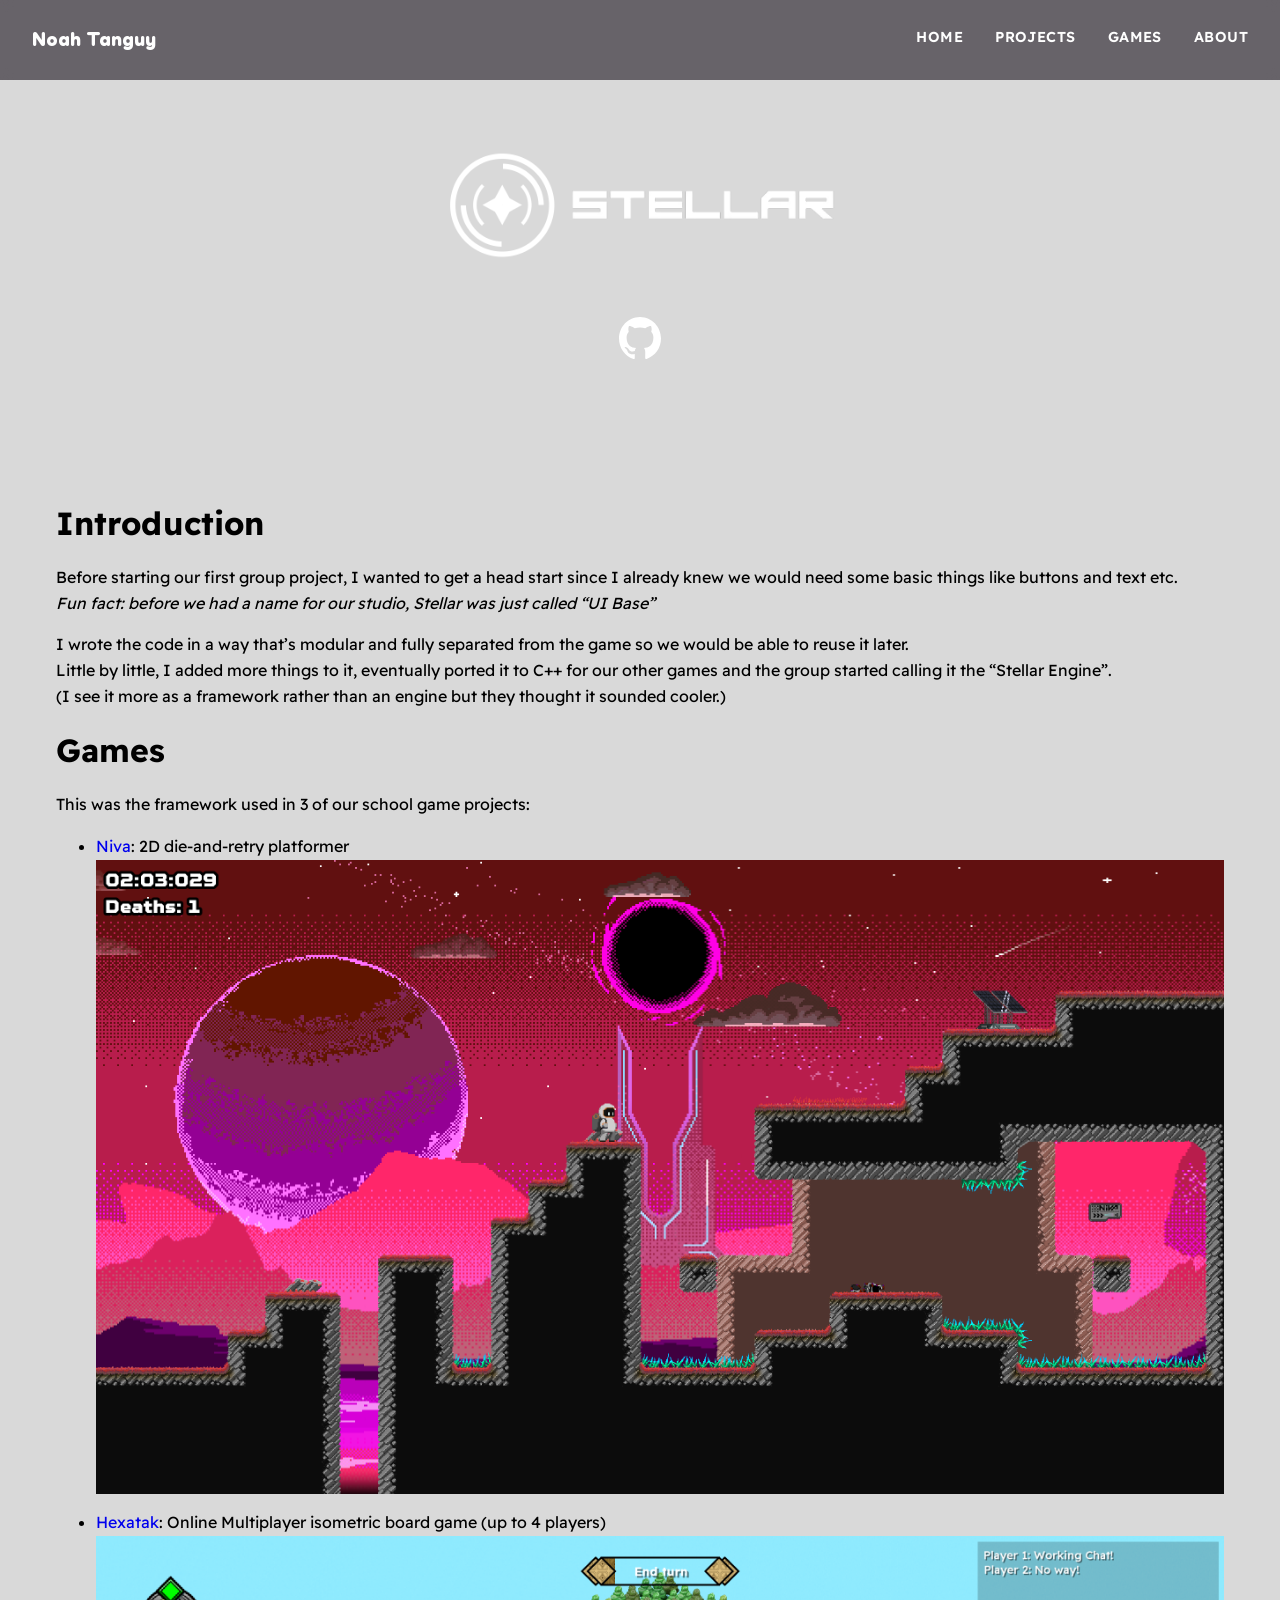
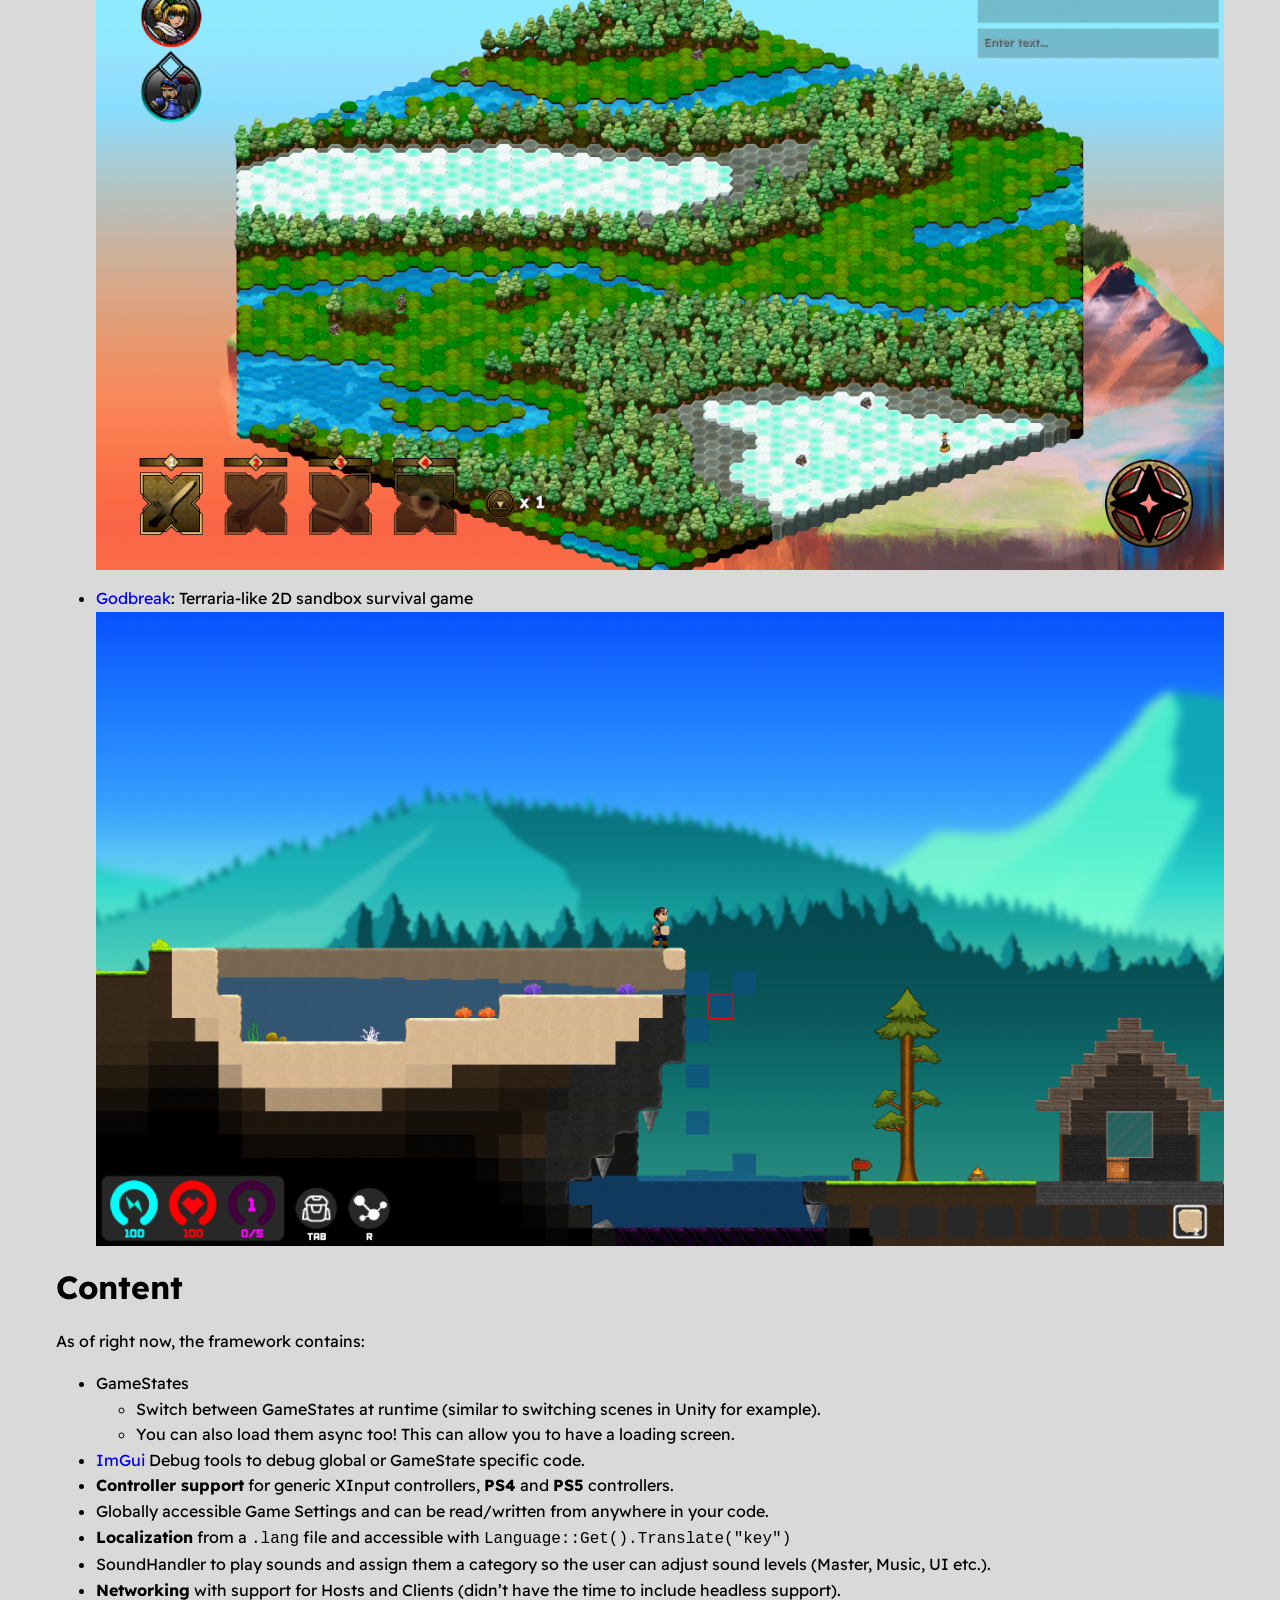
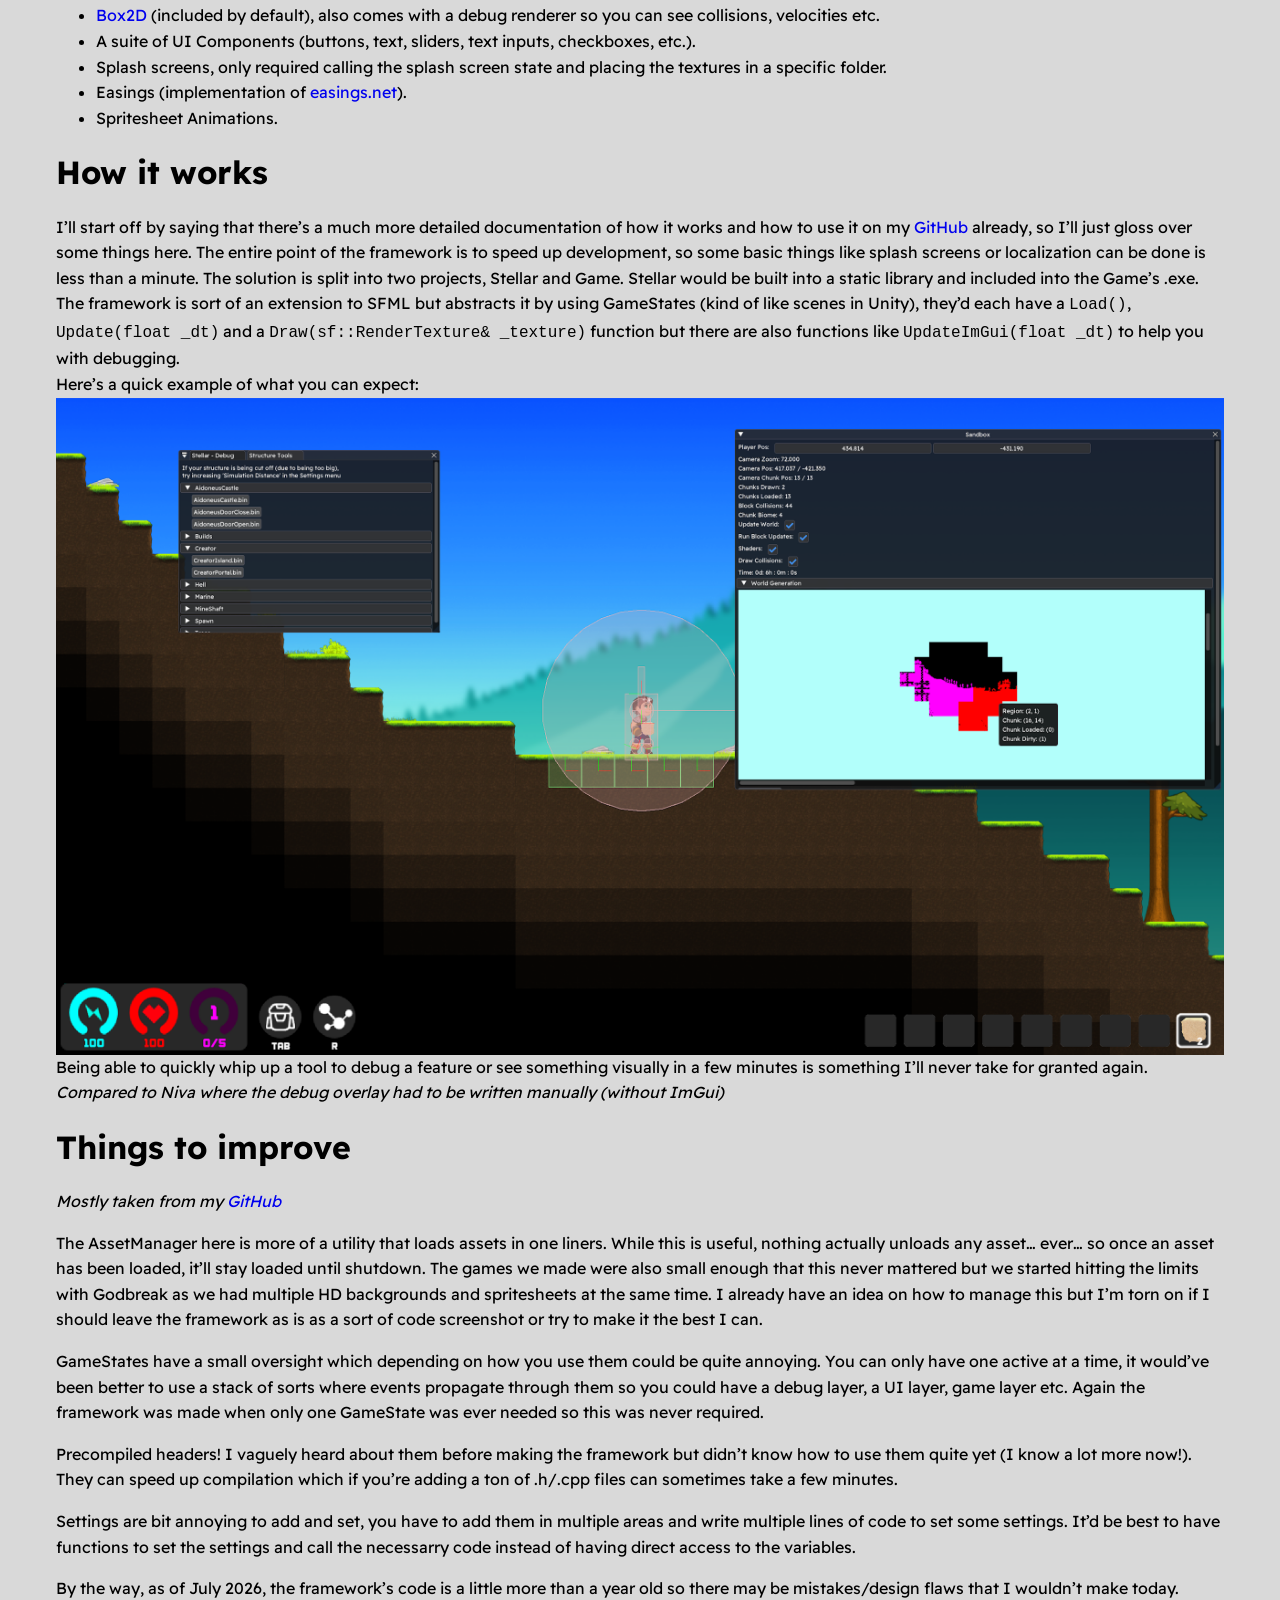
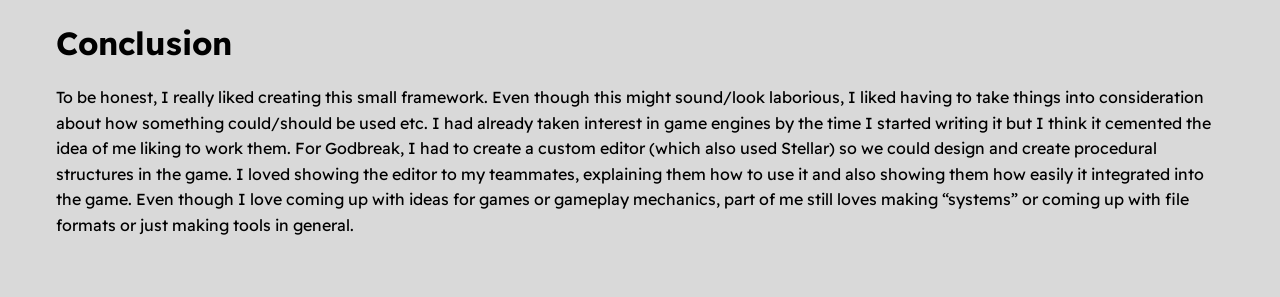
<file: articles/stellar/index.html>
<!DOCTYPE html><html lang="en"><head><meta charset="utf-8"><meta name="viewport" content="width=device-width"><link rel="icon" type="image/svg+xml" href="/favicon.svg"><link rel="icon" href="/favicon.ico"><meta name="generator" content="Astro v7.0.6"><title>Noah Tanguy</title><meta name="description" content="I make tools and games and stuff"><meta name="image" content="/images/memyselfandi.jpg"><meta name="author" content="Noah Tanguy"><meta name="og:title" content="Noah Tanguy"><meta name="og:description" content="I make tools and games and stuff"><meta name="og:image" content="/images/memyselfandi.jpg"><meta name="og:url" content="/"><meta name="og:type" content="website"><meta itemprop="name" content="Noah Tanguy"><meta itemprop="description" content="I make tools and games and stuff"><meta itemprop="image" content="/images/memyselfandi.jpg"><style>@import "https://fonts.googleapis.com/css2?family=Readex+Pro:wght@160..700&display=swap";@font-face{font-family:Como;src:url(/_astro/Como-Heavy.CXYbAa1B.ttf)}:root{--text-light:#fefefe;--font-title:Como;--font-body:Readex Pro, sans-serif;--card-width:450px}*{box-sizing:border-box}html,body{color:var(--text-light);font-family:var(--font-body);scroll-behavior:smooth;background:#d9d9d9;margin:0;padding:0;overflow-x:hidden}a{color:inherit;text-decoration:none}img{max-width:100%;display:block}h1,h2,h3{font-family:var(--font-title);margin:0}
.navbar[data-astro-cid-4hpjbiwh]{box-sizing:border-box;z-index:10;backdrop-filter:blur(6px);background:#0a030e8c;justify-content:space-between;align-items:center;width:100%;height:80px;padding:1.5rem 2rem;display:flex;position:fixed;top:0;left:0;right:0}.navbar-logo[data-astro-cid-4hpjbiwh]{font-family:var(--font-title);white-space:nowrap;font-size:1.2rem;font-weight:700}.navbar-links[data-astro-cid-4hpjbiwh]{letter-spacing:.03em;text-transform:uppercase;align-items:center;gap:2rem;font-size:.9rem;font-weight:600;display:flex}.navbar-links[data-astro-cid-4hpjbiwh] a[data-astro-cid-4hpjbiwh]{border-bottom:2px solid #0000;padding-bottom:4px;transition:border-color .2s,color .2s}.navbar-links[data-astro-cid-4hpjbiwh] a[data-astro-cid-4hpjbiwh]:hover{border-color:var(--text-light)}@media (width<=450px){.navbar[data-astro-cid-4hpjbiwh]{padding:1.25rem 1rem}.navbar-logo[data-astro-cid-4hpjbiwh]{font-size:1rem}.navbar-links[data-astro-cid-4hpjbiwh]{gap:1rem;font-size:.75rem}}
.gallery[data-astro-cid-dnwwftab]{z-index:1000;background:#000d;justify-content:center;align-items:center;display:flex;position:fixed;inset:0}.gallery[data-astro-cid-dnwwftab][hidden]{display:none}.gallery[data-astro-cid-dnwwftab] figure[data-astro-cid-dnwwftab]{flex-direction:column;align-items:center;gap:.5rem;max-width:90vw;max-height:90vh;margin:0;display:flex}.gallery[data-astro-cid-dnwwftab] figure[data-astro-cid-dnwwftab] img[data-astro-cid-dnwwftab]{object-fit:contain;max-width:90vw;max-height:82vh}.gallery[data-astro-cid-dnwwftab] figcaption[data-astro-cid-dnwwftab]{color:#ddd;text-align:center;font-size:.9rem}.gallery-btn[data-astro-cid-dnwwftab]{color:#fff;cursor:pointer;background:0 0;border:0;padding:.5rem 1rem;font-size:2.5rem;line-height:1;position:absolute}.gallery-btn[data-astro-cid-dnwwftab][hidden]{display:none}.gallery-close[data-astro-cid-dnwwftab]{top:.5rem;right:.5rem}.gallery-prev[data-astro-cid-dnwwftab]{top:50%;left:.5rem;transform:translateY(-50%)}.gallery-next[data-astro-cid-dnwwftab]{top:50%;right:.5rem;transform:translateY(-50%)}.background[data-astro-cid-bnohfldf]{object-fit:cover;object-position:center;filter:blur(4px);pointer-events:none;opacity:0;width:100%;height:50%;transition:opacity .8s;position:absolute;top:0;left:0}.background[data-astro-cid-bnohfldf].active{opacity:1}main[data-astro-cid-bnohfldf]{z-index:1;justify-content:center;align-items:center;display:flex;position:relative}.hero[data-astro-cid-bnohfldf]{text-align:center;flex-direction:column;justify-content:center;align-items:center;min-height:50vh;font-size:1.2rem;display:flex;position:relative;overflow:hidden}.hero-logo[data-astro-cid-bnohfldf]{aspect-ratio:2;width:min(clamp(300px,50vw,800px),50vh);height:auto;margin:0}.links[data-astro-cid-bnohfldf]{align-items:center;gap:1rem;display:flex}.button-icon[data-astro-cid-bnohfldf]{border-radius:50%;justify-content:center;align-items:center;width:42px;height:42px;display:flex}@media screen and (width<=768px){#home[data-astro-cid-bnohfldf]{flex-direction:column;display:flex}}.content[data-astro-cid-poxfbvb2]{color:#000;text-align:left;max-width:1200px;margin:0 auto;padding:3rem 1rem;font-size:1rem;line-height:1.6}.content[data-astro-cid-poxfbvb2] h1{font-size:2em;font-family:var(--font-body)}.content[data-astro-cid-poxfbvb2] h2{font-size:1.75em;font-family:var(--font-body)}.content[data-astro-cid-poxfbvb2] h3{font-size:1.5em;font-family:var(--font-body)}.content[data-astro-cid-poxfbvb2] a{color:#00e;font-family:var(--font-body)}.content[data-astro-cid-poxfbvb2] video{width:100%;height:auto;display:block}.content[data-astro-cid-poxfbvb2] .content-row{gap:1rem;display:flex}.content[data-astro-cid-poxfbvb2] .content-row video,.content[data-astro-cid-poxfbvb2] .content-row img{width:calc(50% - .5rem)}@media screen and (width<=768px){.content[data-astro-cid-poxfbvb2] .content-row{flex-direction:column}.content[data-astro-cid-poxfbvb2] .content-row video,.content[data-astro-cid-poxfbvb2] .content-row img{width:100%}}
</style></head><body><nav class="navbar" data-astro-cid-4hpjbiwh><a href="/#home" class="navbar-logo" data-astro-cid-4hpjbiwh>Noah Tanguy</a><div class="navbar-links" data-astro-cid-4hpjbiwh><a href="/#home" aria-current="page" data-astro-cid-4hpjbiwh>Home</a><a href="/#projects" data-astro-cid-4hpjbiwh>Projects</a><a href="/#games" data-astro-cid-4hpjbiwh>Games</a><a href="/#about" data-astro-cid-4hpjbiwh>About</a></div></nav><div id="home" data-astro-cid-bnohfldf><video id="background1" class="background active" muted playsinline data-astro-cid-bnohfldf></video><video id="background2" class="background" muted playsinline data-astro-cid-bnohfldf></video><main data-astro-cid-bnohfldf><section class="hero" data-astro-cid-bnohfldf><img src="/_astro/stellar.CNjN_UmR_1PlnMi.webp" alt="Stellar" loading="eager" data-astro-cid-bnohfldf="true" decoding="async" width="1024" height="512" class="hero-logo"><div class="links" data-astro-cid-bnohfldf><a href="https://www.github.com/ImNotStealth/Stellar" class="button-icon" target="_blank" aria-label="Steam" rel="noopener" data-astro-cid-bnohfldf><img src="/_astro/github.I7gmsr0t.svg" alt="https://www.github.com/ImNotStealth/Stellar" data-astro-cid-bnohfldf></a></div></section></main></div><div id="gallery" class="gallery" data-selector=".content img" hidden role="dialog" aria-modal="true" aria-label="Image Gallery" data-astro-cid-dnwwftab><button class="gallery-btn gallery-close" aria-label="Close" data-astro-cid-dnwwftab>×</button><button class="gallery-btn gallery-prev" aria-label="Previous image" data-astro-cid-dnwwftab>‹</button><figure data-astro-cid-dnwwftab><img alt="" data-astro-cid-dnwwftab><figcaption data-astro-cid-dnwwftab></figcaption></figure><button class="gallery-btn gallery-next" aria-label="Next image" data-astro-cid-dnwwftab>›</button></div><script type="module">var e=document.getElementById(`gallery`),t=e.querySelector(`figure img`),n=e.querySelector(`figcaption`),r=e.querySelector(`.gallery-close`),i=e.querySelector(`.gallery-prev`),a=e.querySelector(`.gallery-next`),o=Array.from(document.querySelectorAll(e.dataset.selector)),s=0,c=null;function l(e){s=(e+o.length)%o.length;let r=o[s];t.src=r.currentSrc||r.src,t.alt=r.alt,n.textContent=r.alt?`${r.alt} (${s+1}/${o.length})`:`${s+1}/${o.length}`}function u(t){c=document.activeElement,e.hidden=!1,document.body.style.overflow=`hidden`,l(t),r.focus()}function d(){e.hidden=!0,document.body.style.overflow=``,t.src=``,c?.focus()}o.forEach((e,t)=>{e.style.cursor=`zoom-in`,e.tabIndex=0,e.addEventListener(`click`,()=>u(t)),e.addEventListener(`keydown`,e=>{e.key===`Enter`&&u(t)})}),o.length<2&&(i.hidden=!0,a.hidden=!0),i.addEventListener(`click`,()=>l(s-1)),a.addEventListener(`click`,()=>l(s+1)),r.addEventListener(`click`,d),e.addEventListener(`click`,t=>{t.target===e&&d()}),document.addEventListener(`keydown`,t=>{e.hidden||(t.key===`Escape`?d():t.key===`ArrowLeft`&&o.length>1?l(s-1):t.key===`ArrowRight`&&o.length>1&&l(s+1))});</script><script>(function(){const clips = ["/_astro/Niva_Low.BQ3aNYxP.mp4","/_astro/Godbreak_Low.Dmn7Rkoe.mp4"];

	const videoA = document.getElementById('background1');
	const videoB = document.getElementById('background2');

	let index = Math.floor(Math.random() * clips.length);
	let current = videoA;
	let next = videoB;

	const FADE_MS = 800;
	const PRELOAD_BEFORE_END_MS = 1000;

	function loadClip(videoEl, src) {
		return new Promise((resolve) => {
			videoEl.src = src;
			videoEl.load();
			videoEl.oncanplaythrough = () => resolve();
		});
	}

	async function playClip(videoEl, src) {
		await loadClip(videoEl, src);
		videoEl.currentTime = 0;
		await videoEl.play();
	}

	function crossfadeTo(nextVideoEl) {
		current.classList.remove('active');
		nextVideoEl.classList.add('active');
		[current, next] = [nextVideoEl, current];
	}

	async function start() {
		await playClip(current, clips[index]);

		const nextIndex = (index + 1) % clips.length;
		await loadClip(next, clips[nextIndex]);

		watchForCrossfade();
	}

	function watchForCrossfade() {
		current.ontimeupdate = () => {
			const remaining = (current.duration - current.currentTime) * 1000;
			if (remaining <= PRELOAD_BEFORE_END_MS && !next.dataset.playing) {
				next.dataset.playing = true;
				const fadingOutEl = current;
				next.currentTime = 0;
				next.play();
				crossfadeTo(next);

				index = (index + 1) % clips.length;
				const upcoming = (index + 1) % clips.length;

				setTimeout(() => {
					loadClip(fadingOutEl, clips[upcoming]).then(() => {
						delete next.dataset.playing;
						watchForCrossfade();
					});
				}, FADE_MS);
			}
		};
	}

	start();
})();</script><div class="content" data-astro-cid-poxfbvb2><h1 id="introduction">Introduction</h1>
<p>Before starting our first group project, I wanted to get a head start since I already knew we would need some basic things like buttons and text etc.<br>
<em>Fun fact: before we had a name for our studio, Stellar was just called “UI Base”</em></p>
<p>I wrote the code in a way that’s modular and fully separated from the game so we would be able to reuse it later.<br>
Little by little, I added more things to it, eventually ported it to C++ for our other games and the group started calling it the “Stellar Engine”.<br>
(I see it more as a framework rather than an engine but they thought it sounded cooler.)</p>
<h1 id="games">Games</h1>
<p>This was the framework used in 3 of our school game projects:</p>
<ul>
<li>
<p><a href="/articles/niva">Niva</a>: 2D die-and-retry platformer
<img src="/images/Niva.png" alt="Niva"></p>
</li>
<li>
<p><a href="/articles/hexatak">Hexatak</a>: Online Multiplayer isometric board game (up to 4 players)
<img src="/images/Hexatak.png" alt="Hexatak"></p>
</li>
<li>
<p><a href="/articles/godbreak">Godbreak</a>: Terraria-like 2D sandbox survival game
<img src="/images/Godbreak.png" alt="Godbreak"></p>
</li>
</ul>
<h1 id="content">Content</h1>
<p>As of right now, the framework contains:</p>
<ul>
<li>GameStates
<ul>
<li>Switch between GameStates at runtime (similar to switching scenes in Unity for example).</li>
<li>You can also load them async too! This can allow you to have a loading screen.</li>
</ul>
</li>
<li><a href="https://github.com/ocornut/imgui">ImGui</a> Debug tools to debug global or GameState specific code.</li>
<li><strong>Controller support</strong> for generic XInput controllers, <strong>PS4</strong> and <strong>PS5</strong> controllers.</li>
<li>Globally accessible Game Settings and can be read/written from anywhere in your code.</li>
<li><strong>Localization</strong> from a <code>.lang</code> file and accessible with <code>Language::Get().Translate("key")</code></li>
<li>SoundHandler to play sounds and assign them a category so the user can adjust sound levels (Master, Music, UI etc.).</li>
<li><strong>Networking</strong> with support for Hosts and Clients (didn’t have the time to include headless support).</li>
<li><a href="https://github.com/erincatto/box2d">Box2D</a> (included by default), also comes with a debug renderer so you can see collisions, velocities etc.</li>
<li>A suite of UI Components (buttons, text, sliders, text inputs, checkboxes, etc.).</li>
<li>Splash screens, only required calling the splash screen state and placing the textures in a specific folder.</li>
<li>Easings (implementation of <a href="https://easings.net">easings.net</a>).</li>
<li>Spritesheet Animations.</li>
</ul>
<h1 id="how-it-works">How it works</h1>
<p>I’ll start off by saying that there’s a much more detailed documentation of how it works and how to use it on my <a href="https://github.com/ImNotStealth/Stellar">GitHub</a> already, so I’ll just gloss over some things here.
The entire point of the framework is to speed up development, so some basic things like splash screens or localization can be done is less than a minute.
The solution is split into two projects, Stellar and Game. Stellar would be built into a static library and included into the Game’s .exe.
The framework is sort of an extension to SFML but abstracts it by using GameStates (kind of like scenes in Unity), they’d each have a <code>Load()</code>, <code>Update(float _dt)</code> and a <code>Draw(sf::RenderTexture&amp; _texture)</code> function but there are also functions like <code>UpdateImGui(float _dt)</code> to help you with debugging.<br>
Here’s a quick example of what you can expect:
<img src="/images/Stellar-Tools.png" alt="Stellar Tools">
Being able to quickly whip up a tool to debug a feature or see something visually in a few minutes is something I’ll never take for granted again.
<em>Compared to Niva where the debug overlay had to be written manually (without ImGui)</em></p>
<h1 id="things-to-improve">Things to improve</h1>
<p><em>Mostly taken from my <a href="https://github.com/ImNotStealth/Stellar#things-to-improve">GitHub</a></em></p>
<p>The AssetManager here is more of a utility that loads assets in one liners. While this is useful, nothing actually unloads any asset… ever… so once an asset has been loaded, it’ll stay loaded until shutdown. The games we made were also small enough that this never mattered but we started hitting the limits with Godbreak as we had multiple HD backgrounds and spritesheets at the same time. I already have an idea on how to manage this but I’m torn on if I should leave the framework as is as a sort of code screenshot or try to make it the best I can.</p>
<p>GameStates have a small oversight which depending on how you use them could be quite annoying. You can only have one active at a time, it would’ve been better to use a stack of sorts where events propagate through them so you could have a debug layer, a UI layer, game layer etc. Again the framework was made when only one GameState was ever needed so this was never required.</p>
<p>Precompiled headers! I vaguely heard about them before making the framework but didn’t know how to use them quite yet (I know a lot more now!). They can speed up compilation which if you’re adding a ton of .h/.cpp files can sometimes take a few minutes.</p>
<p>Settings are bit annoying to add and set, you have to add them in multiple areas and write multiple lines of code to set some settings. It’d be best to have functions to set the settings and call the necessarry code instead of having direct access to the variables.</p>
<p>By the way, as of July 2026, the framework’s code is a little more than a year old so there may be mistakes/design flaws that I wouldn’t make today.</p>
<h1 id="conclusion">Conclusion</h1>
<p>To be honest, I really liked creating this small framework. Even though this might sound/look laborious, I liked having to take things into consideration about how something could/should be used etc.
I had already taken interest in game engines by the time I started writing it but I think it cemented the idea of me liking to work them.
For Godbreak, I had to create a custom editor (which also used Stellar) so we could design and create procedural structures in the game. I loved showing the editor to my teammates, explaining them how to use it and also showing them how easily it integrated into the game.
Even though I love coming up with ideas for games or gameplay mechanics, part of me still loves making “systems” or coming up with file formats or just making tools in general.</p>
</div></body></html>
</file>
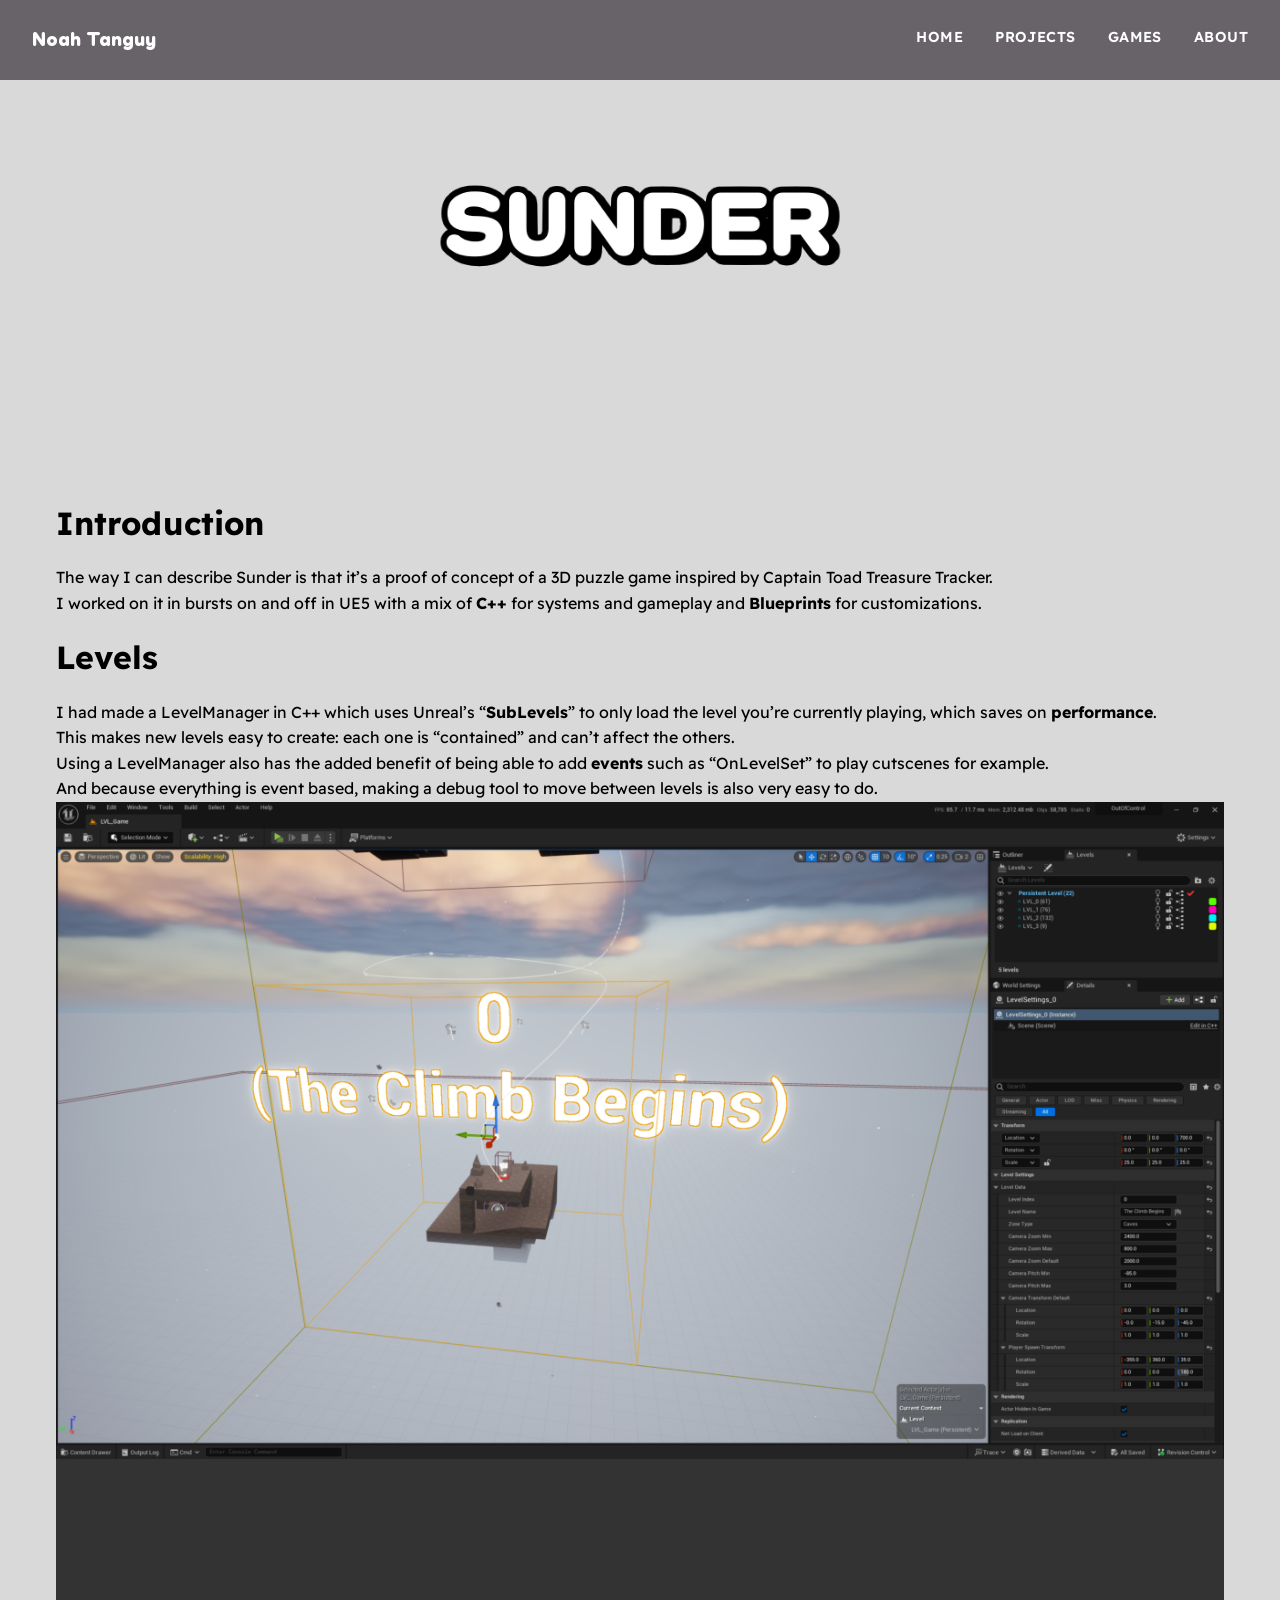
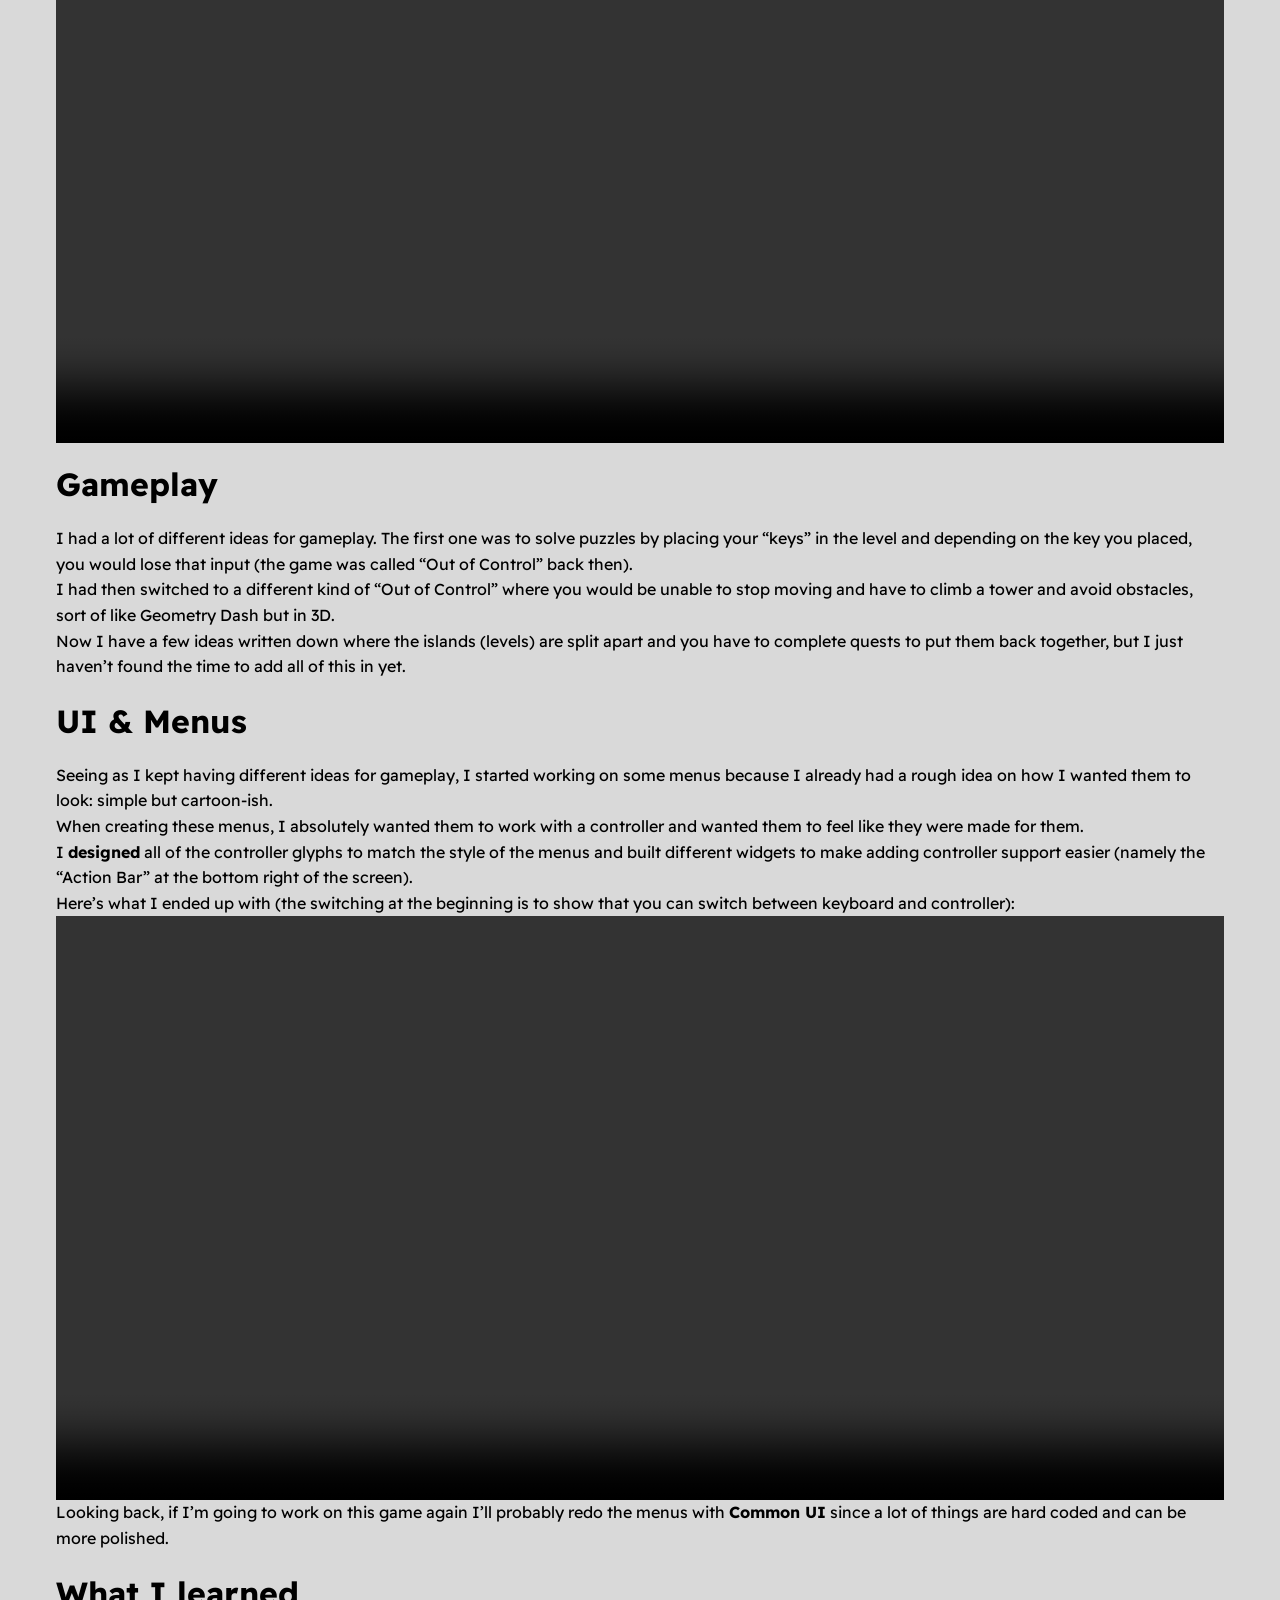
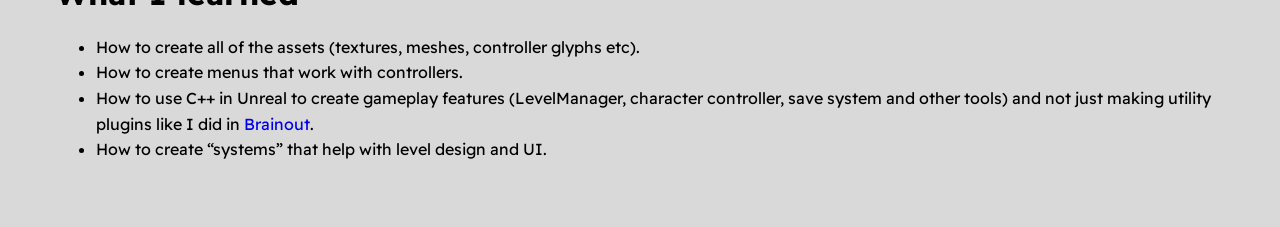
<file: articles/sunder/index.html>
<!DOCTYPE html><html lang="en"><head><meta charset="utf-8"><meta name="viewport" content="width=device-width"><link rel="icon" type="image/svg+xml" href="/favicon.svg"><link rel="icon" href="/favicon.ico"><meta name="generator" content="Astro v7.0.6"><title>Noah Tanguy</title><meta name="description" content="I make tools and games and stuff"><meta name="image" content="/images/memyselfandi.jpg"><meta name="author" content="Noah Tanguy"><meta name="og:title" content="Noah Tanguy"><meta name="og:description" content="I make tools and games and stuff"><meta name="og:image" content="/images/memyselfandi.jpg"><meta name="og:url" content="/"><meta name="og:type" content="website"><meta itemprop="name" content="Noah Tanguy"><meta itemprop="description" content="I make tools and games and stuff"><meta itemprop="image" content="/images/memyselfandi.jpg"><style>@import "https://fonts.googleapis.com/css2?family=Readex+Pro:wght@160..700&display=swap";@font-face{font-family:Como;src:url(/_astro/Como-Heavy.CXYbAa1B.ttf)}:root{--text-light:#fefefe;--font-title:Como;--font-body:Readex Pro, sans-serif;--card-width:450px}*{box-sizing:border-box}html,body{color:var(--text-light);font-family:var(--font-body);scroll-behavior:smooth;background:#d9d9d9;margin:0;padding:0;overflow-x:hidden}a{color:inherit;text-decoration:none}img{max-width:100%;display:block}h1,h2,h3{font-family:var(--font-title);margin:0}
.navbar[data-astro-cid-4hpjbiwh]{box-sizing:border-box;z-index:10;backdrop-filter:blur(6px);background:#0a030e8c;justify-content:space-between;align-items:center;width:100%;height:80px;padding:1.5rem 2rem;display:flex;position:fixed;top:0;left:0;right:0}.navbar-logo[data-astro-cid-4hpjbiwh]{font-family:var(--font-title);white-space:nowrap;font-size:1.2rem;font-weight:700}.navbar-links[data-astro-cid-4hpjbiwh]{letter-spacing:.03em;text-transform:uppercase;align-items:center;gap:2rem;font-size:.9rem;font-weight:600;display:flex}.navbar-links[data-astro-cid-4hpjbiwh] a[data-astro-cid-4hpjbiwh]{border-bottom:2px solid #0000;padding-bottom:4px;transition:border-color .2s,color .2s}.navbar-links[data-astro-cid-4hpjbiwh] a[data-astro-cid-4hpjbiwh]:hover{border-color:var(--text-light)}@media (width<=450px){.navbar[data-astro-cid-4hpjbiwh]{padding:1.25rem 1rem}.navbar-logo[data-astro-cid-4hpjbiwh]{font-size:1rem}.navbar-links[data-astro-cid-4hpjbiwh]{gap:1rem;font-size:.75rem}}
.gallery[data-astro-cid-dnwwftab]{z-index:1000;background:#000d;justify-content:center;align-items:center;display:flex;position:fixed;inset:0}.gallery[data-astro-cid-dnwwftab][hidden]{display:none}.gallery[data-astro-cid-dnwwftab] figure[data-astro-cid-dnwwftab]{flex-direction:column;align-items:center;gap:.5rem;max-width:90vw;max-height:90vh;margin:0;display:flex}.gallery[data-astro-cid-dnwwftab] figure[data-astro-cid-dnwwftab] img[data-astro-cid-dnwwftab]{object-fit:contain;max-width:90vw;max-height:82vh}.gallery[data-astro-cid-dnwwftab] figcaption[data-astro-cid-dnwwftab]{color:#ddd;text-align:center;font-size:.9rem}.gallery-btn[data-astro-cid-dnwwftab]{color:#fff;cursor:pointer;background:0 0;border:0;padding:.5rem 1rem;font-size:2.5rem;line-height:1;position:absolute}.gallery-btn[data-astro-cid-dnwwftab][hidden]{display:none}.gallery-close[data-astro-cid-dnwwftab]{top:.5rem;right:.5rem}.gallery-prev[data-astro-cid-dnwwftab]{top:50%;left:.5rem;transform:translateY(-50%)}.gallery-next[data-astro-cid-dnwwftab]{top:50%;right:.5rem;transform:translateY(-50%)}.background[data-astro-cid-bnohfldf]{object-fit:cover;object-position:center;filter:blur(4px);pointer-events:none;opacity:0;width:100%;height:50%;transition:opacity .8s;position:absolute;top:0;left:0}.background[data-astro-cid-bnohfldf].active{opacity:1}main[data-astro-cid-bnohfldf]{z-index:1;justify-content:center;align-items:center;display:flex;position:relative}.hero[data-astro-cid-bnohfldf]{text-align:center;flex-direction:column;justify-content:center;align-items:center;min-height:50vh;font-size:1.2rem;display:flex;position:relative;overflow:hidden}.hero-logo[data-astro-cid-bnohfldf]{aspect-ratio:2;width:min(clamp(300px,50vw,800px),50vh);height:auto;margin:0}.links[data-astro-cid-bnohfldf]{align-items:center;gap:1rem;display:flex}.button-icon[data-astro-cid-bnohfldf]{border-radius:50%;justify-content:center;align-items:center;width:42px;height:42px;display:flex}@media screen and (width<=768px){#home[data-astro-cid-bnohfldf]{flex-direction:column;display:flex}}.content[data-astro-cid-poxfbvb2]{color:#000;text-align:left;max-width:1200px;margin:0 auto;padding:3rem 1rem;font-size:1rem;line-height:1.6}.content[data-astro-cid-poxfbvb2] h1{font-size:2em;font-family:var(--font-body)}.content[data-astro-cid-poxfbvb2] h2{font-size:1.75em;font-family:var(--font-body)}.content[data-astro-cid-poxfbvb2] h3{font-size:1.5em;font-family:var(--font-body)}.content[data-astro-cid-poxfbvb2] a{color:#00e;font-family:var(--font-body)}.content[data-astro-cid-poxfbvb2] video{width:100%;height:auto;display:block}.content[data-astro-cid-poxfbvb2] .content-row{gap:1rem;display:flex}.content[data-astro-cid-poxfbvb2] .content-row video,.content[data-astro-cid-poxfbvb2] .content-row img{width:calc(50% - .5rem)}@media screen and (width<=768px){.content[data-astro-cid-poxfbvb2] .content-row{flex-direction:column}.content[data-astro-cid-poxfbvb2] .content-row video,.content[data-astro-cid-poxfbvb2] .content-row img{width:100%}}
</style></head><body><nav class="navbar" data-astro-cid-4hpjbiwh><a href="/#home" class="navbar-logo" data-astro-cid-4hpjbiwh>Noah Tanguy</a><div class="navbar-links" data-astro-cid-4hpjbiwh><a href="/#home" aria-current="page" data-astro-cid-4hpjbiwh>Home</a><a href="/#projects" data-astro-cid-4hpjbiwh>Projects</a><a href="/#games" data-astro-cid-4hpjbiwh>Games</a><a href="/#about" data-astro-cid-4hpjbiwh>About</a></div></nav><div id="home" data-astro-cid-bnohfldf><video id="background1" class="background active" muted playsinline data-astro-cid-bnohfldf></video><video id="background2" class="background" muted playsinline data-astro-cid-bnohfldf></video><main data-astro-cid-bnohfldf><section class="hero" data-astro-cid-bnohfldf><img src="/_astro/sunder.dhDF7KZH_17OeAw.webp" alt="Sunder" loading="eager" data-astro-cid-bnohfldf="true" decoding="async" width="1024" height="512" class="hero-logo"></section></main></div><div id="gallery" class="gallery" data-selector=".content img" hidden role="dialog" aria-modal="true" aria-label="Image Gallery" data-astro-cid-dnwwftab><button class="gallery-btn gallery-close" aria-label="Close" data-astro-cid-dnwwftab>×</button><button class="gallery-btn gallery-prev" aria-label="Previous image" data-astro-cid-dnwwftab>‹</button><figure data-astro-cid-dnwwftab><img alt="" data-astro-cid-dnwwftab><figcaption data-astro-cid-dnwwftab></figcaption></figure><button class="gallery-btn gallery-next" aria-label="Next image" data-astro-cid-dnwwftab>›</button></div><script type="module">var e=document.getElementById(`gallery`),t=e.querySelector(`figure img`),n=e.querySelector(`figcaption`),r=e.querySelector(`.gallery-close`),i=e.querySelector(`.gallery-prev`),a=e.querySelector(`.gallery-next`),o=Array.from(document.querySelectorAll(e.dataset.selector)),s=0,c=null;function l(e){s=(e+o.length)%o.length;let r=o[s];t.src=r.currentSrc||r.src,t.alt=r.alt,n.textContent=r.alt?`${r.alt} (${s+1}/${o.length})`:`${s+1}/${o.length}`}function u(t){c=document.activeElement,e.hidden=!1,document.body.style.overflow=`hidden`,l(t),r.focus()}function d(){e.hidden=!0,document.body.style.overflow=``,t.src=``,c?.focus()}o.forEach((e,t)=>{e.style.cursor=`zoom-in`,e.tabIndex=0,e.addEventListener(`click`,()=>u(t)),e.addEventListener(`keydown`,e=>{e.key===`Enter`&&u(t)})}),o.length<2&&(i.hidden=!0,a.hidden=!0),i.addEventListener(`click`,()=>l(s-1)),a.addEventListener(`click`,()=>l(s+1)),r.addEventListener(`click`,d),e.addEventListener(`click`,t=>{t.target===e&&d()}),document.addEventListener(`keydown`,t=>{e.hidden||(t.key===`Escape`?d():t.key===`ArrowLeft`&&o.length>1?l(s-1):t.key===`ArrowRight`&&o.length>1&&l(s+1))});</script><script>(function(){const clips = ["/_astro/Sunder_Low.NJwaieWS.mp4"];

	const videoA = document.getElementById('background1');
	const videoB = document.getElementById('background2');

	let index = Math.floor(Math.random() * clips.length);
	let current = videoA;
	let next = videoB;

	const FADE_MS = 800;
	const PRELOAD_BEFORE_END_MS = 1000;

	function loadClip(videoEl, src) {
		return new Promise((resolve) => {
			videoEl.src = src;
			videoEl.load();
			videoEl.oncanplaythrough = () => resolve();
		});
	}

	async function playClip(videoEl, src) {
		await loadClip(videoEl, src);
		videoEl.currentTime = 0;
		await videoEl.play();
	}

	function crossfadeTo(nextVideoEl) {
		current.classList.remove('active');
		nextVideoEl.classList.add('active');
		[current, next] = [nextVideoEl, current];
	}

	async function start() {
		await playClip(current, clips[index]);

		const nextIndex = (index + 1) % clips.length;
		await loadClip(next, clips[nextIndex]);

		watchForCrossfade();
	}

	function watchForCrossfade() {
		current.ontimeupdate = () => {
			const remaining = (current.duration - current.currentTime) * 1000;
			if (remaining <= PRELOAD_BEFORE_END_MS && !next.dataset.playing) {
				next.dataset.playing = true;
				const fadingOutEl = current;
				next.currentTime = 0;
				next.play();
				crossfadeTo(next);

				index = (index + 1) % clips.length;
				const upcoming = (index + 1) % clips.length;

				setTimeout(() => {
					loadClip(fadingOutEl, clips[upcoming]).then(() => {
						delete next.dataset.playing;
						watchForCrossfade();
					});
				}, FADE_MS);
			}
		};
	}

	start();
})();</script><div class="content" data-astro-cid-poxfbvb2><h1 id="introduction">Introduction</h1>
<p>The way I can describe Sunder is that it’s a proof of concept of a 3D puzzle game inspired by Captain Toad Treasure Tracker.<br>
I worked on it in bursts on and off in UE5 with a mix of <strong>C++</strong> for systems and gameplay and <strong>Blueprints</strong> for customizations.</p>
<h1 id="levels">Levels</h1>
<p>I had made a LevelManager in C++ which uses Unreal’s “<strong>SubLevels</strong>” to only load the level you’re currently playing, which saves on <strong>performance</strong>.<br>
This makes new levels easy to create: each one is “contained” and can’t affect the others.<br>
Using a LevelManager also has the added benefit of being able to add <strong>events</strong> such as “OnLevelSet” to play cutscenes for example.<br>
And because everything is event based, making a debug tool to move between levels is also very easy to do.
<img src="/images/Sunder-LevelSettings.png" alt="Sunder Level Settings">
<video controls>
<source src="/videos/Sunder-Debug.mp4" type="video/mp4">
</video></p>
<h1 id="gameplay">Gameplay</h1>
<p>I had a lot of different ideas for gameplay. The first one was to solve puzzles by placing your “keys” in the level and depending on the key you placed, you would lose that input (the game was called “Out of Control” back then).<br>
I had then switched to a different kind of “Out of Control” where you would be unable to stop moving and have to climb a tower and avoid obstacles, sort of like Geometry Dash but in 3D.<br>
Now I have a few ideas written down where the islands (levels) are split apart and you have to complete quests to put them back together, but I just haven’t found the time to add all of this in yet.</p>
<h1 id="ui--menus">UI &amp; Menus</h1>
<p>Seeing as I kept having different ideas for gameplay, I started working on some menus because I already had a rough idea on how I wanted them to look: simple but cartoon-ish.<br>
When creating these menus, I absolutely wanted them to work with a controller and wanted them to feel like they were made for them.<br>
I <strong>designed</strong> all of the controller glyphs to match the style of the menus and built different widgets to make adding controller support easier (namely the “Action Bar” at the bottom right of the screen).<br>
Here’s what I ended up with (the switching at the beginning is to show that you can switch between keyboard and controller):
<video controls>
<source src="/videos/Sunder-UI.mp4" type="video/mp4">
</video>
Looking back, if I’m going to work on this game again  I’ll probably redo the menus with <strong>Common UI</strong> since a lot of things are hard coded and can be more polished.</p>
<h1 id="what-i-learned">What I learned</h1>
<ul>
<li>How to create all of the assets (textures, meshes, controller glyphs etc).</li>
<li>How to create menus that work with controllers.</li>
<li>How to use C++ in Unreal to create gameplay features (LevelManager, character controller, save system and other tools) and not just making utility plugins like I did in <a href="/articles/brainout">Brainout</a>.</li>
<li>How to create “systems” that help with level design and UI.</li>
</ul>
</div></body></html>
</file>
<file: _astro/index.Cu6oN9I2.css>
.links[data-astro-cid-he3spzz3]{align-items:center;gap:1rem;margin-top:2rem;display:flex}.button[data-astro-cid-he3spzz3]{border:2px solid var(--text-light);letter-spacing:.04em;text-transform:uppercase;border-radius:4px;padding:.8rem 1.6rem;font-weight:700;transition:background .2s,color .2s;display:inline-block}.button[data-astro-cid-he3spzz3]:hover{background:var(--text-light);color:#000}.button-icon[data-astro-cid-he3spzz3]{border-radius:50%;justify-content:center;align-items:center;width:42px;height:42px;display:flex}.links[data-astro-cid-he3spzz3].dark .button[data-astro-cid-he3spzz3]{color:#000;border-color:#000}.links[data-astro-cid-he3spzz3].dark .button[data-astro-cid-he3spzz3]:hover{color:#fff;background:#000}.links[data-astro-cid-he3spzz3].dark .button-icon[data-astro-cid-he3spzz3] img[data-astro-cid-he3spzz3]{filter:brightness(0)}@media (width<=700px){.links[data-astro-cid-he3spzz3]{justify-content:center}}.background[data-astro-cid-i3re4bsf]{object-fit:cover;object-position:center;filter:blur(4px);pointer-events:none;opacity:0;width:100%;height:100%;transition:opacity .8s;position:absolute;top:0;left:0}.background[data-astro-cid-i3re4bsf].active{opacity:1}main[data-astro-cid-i3re4bsf]{z-index:1;justify-content:center;align-items:center;display:flex;position:relative}.hero[data-astro-cid-i3re4bsf]{text-align:center;flex-direction:column;justify-content:center;align-items:center;min-height:100vh;font-size:1.2rem;display:flex;position:relative;overflow:hidden}.hero-title[data-astro-cid-i3re4bsf]{margin:0;font-size:clamp(2rem,6vw,4.5rem)}.hero-sub[data-astro-cid-i3re4bsf]{margin:0;font-size:clamp(1.25rem,3vw,2rem)}@media screen and (width<=768px){#home[data-astro-cid-i3re4bsf]{flex-direction:column;display:flex}}.card[data-astro-cid-yk4hkwyg]{width:var(--card-width);flex-direction:column;flex:0 0 clamp(300px,30%,400px);flex:0 0 var(--card-width);scroll-snap-align:center;color:inherit;background:#fff;text-decoration:none;transition:transform .2s;display:flex;overflow:hidden}.card[data-astro-cid-yk4hkwyg]:hover{transform:translateY(-8px)}.card-image[data-astro-cid-yk4hkwyg]{aspect-ratio:2;background:#000;overflow:hidden}.card-image[data-astro-cid-yk4hkwyg] img[data-astro-cid-yk4hkwyg]{object-fit:cover;width:100%;height:100%}.card-body[data-astro-cid-yk4hkwyg]{flex-direction:column;flex:1;gap:.75rem;padding:1.5rem;display:flex;overflow:hidden}.card-title[data-astro-cid-yk4hkwyg]{font-family:var(--font-body);color:#000;text-align:center;font-size:2rem}.card-description[data-astro-cid-yk4hkwyg]{color:#000;text-align:center;white-space:pre-line;flex:1;margin:0;font-size:1rem}.card-tags[data-astro-cid-yk4hkwyg]{flex-wrap:wrap;gap:.4rem;display:flex}.tag[data-astro-cid-yk4hkwyg]{color:#000;border:1px solid #000;padding:.2rem .55rem;font-size:.8rem}.card-date[data-astro-cid-yk4hkwyg]{color:#000;text-align:center;font-size:.9rem}.button[data-astro-cid-yk4hkwyg]{color:#000;border:1px solid #00e;flex-wrap:wrap;gap:.4rem;margin-left:auto;padding:.2rem .55rem;font-size:.8rem;transition:background .2s,color .2s;display:flex}.card[data-astro-cid-yk4hkwyg]:hover .button[data-astro-cid-yk4hkwyg]{color:#fff;background:#00e}@media (width<=480px){.card[data-astro-cid-yk4hkwyg]{--card-width:90vw;flex:none;max-width:100%}.card-tags[data-astro-cid-yk4hkwyg]{flex-wrap:wrap}}.projects[data-astro-cid-noekeoyc]{z-index:1;text-align:center;width:100%;height:50rem;margin:0 auto;padding:6rem 0 0;scroll-margin-top:80px;position:relative}.section-title[data-astro-cid-noekeoyc]{color:#000;font-size:clamp(2rem,6vw,4.5rem)}.section-sub[data-astro-cid-noekeoyc]{color:#000;margin-top:.75rem;font-size:clamp(1.25rem,3vw,2rem)}.card-content[data-astro-cid-noekeoyc]{text-align:left;padding-top:12px;padding-inline:calc(25vw - (var(--card-width) / 2));scrollbar-width:none;border:none;gap:1.5rem;display:flex;overflow-x:auto}.scroll-arrows[data-astro-cid-noekeoyc]{justify-content:center;gap:1.5rem;margin-top:1.5rem;display:none}.arrow[data-astro-cid-noekeoyc]{color:#000;cursor:pointer;background:0 0;border:1px solid #000;justify-content:center;align-items:center;width:2.5rem;height:2.5rem;font-size:1.2rem;transition:background .2s,color .2s;display:flex}.arrow-icon[data-astro-cid-noekeoyc]{width:1rem;height:1rem;-webkit-mask-image:var(--icon-url);mask-image:var(--icon-url);background-color:#000;transition:background-color .2s;mask-position:50%;mask-size:contain;mask-repeat:no-repeat}.arrow-icon-flipped[data-astro-cid-noekeoyc]{transform:rotate(180deg)}.arrow[data-astro-cid-noekeoyc]:hover{color:#fff;background:#000}.arrow[data-astro-cid-noekeoyc]:hover .arrow-icon[data-astro-cid-noekeoyc]{background-color:#fff}@media (width>=769px){.scroll-arrows[data-astro-cid-noekeoyc]{display:flex}}.games[data-astro-cid-vk2vxg5m]{z-index:1;text-align:center;width:100%;height:50rem;margin:0 auto;padding:0 0 6rem;scroll-margin-top:80px;position:relative}.section-title[data-astro-cid-vk2vxg5m]{color:#000;font-size:clamp(2rem,6vw,4.5rem)}.section-sub[data-astro-cid-vk2vxg5m]{color:#000;margin-top:.75rem;font-size:clamp(1.25rem,3vw,2rem)}.card-content[data-astro-cid-vk2vxg5m]{text-align:left;padding-top:12px;padding-inline:calc(25vw - (var(--card-width) / 2));scrollbar-width:none;border:none;gap:1.5rem;display:flex;overflow-x:auto}.scroll-arrows[data-astro-cid-vk2vxg5m]{justify-content:center;gap:1.5rem;margin-top:1.5rem;display:none}.arrow[data-astro-cid-vk2vxg5m]{color:#000;cursor:pointer;background:0 0;border:1px solid #000;justify-content:center;align-items:center;width:2.5rem;height:2.5rem;font-size:1.2rem;transition:background .2s,color .2s;display:flex}.arrow-icon[data-astro-cid-vk2vxg5m]{width:1rem;height:1rem;-webkit-mask-image:var(--icon-url);mask-image:var(--icon-url);background-color:#000;transition:background-color .2s;mask-position:50%;mask-size:contain;mask-repeat:no-repeat}.arrow-icon-flipped[data-astro-cid-vk2vxg5m]{transform:rotate(180deg)}.arrow[data-astro-cid-vk2vxg5m]:hover{color:#fff;background:#000}.arrow[data-astro-cid-vk2vxg5m]:hover .arrow-icon[data-astro-cid-vk2vxg5m]{background-color:#fff}@media (width>=769px){.scroll-arrows[data-astro-cid-vk2vxg5m]{display:flex}}.about[data-astro-cid-ul4gvu42]{--content-width:1100px;z-index:1;width:100%;max-width:var(--content-width);text-align:center;box-sizing:border-box;height:50rem;margin:0 auto;padding:0 1.5rem 6rem;scroll-margin-top:80px;position:relative}.section-title[data-astro-cid-ul4gvu42]{color:#000;font-size:clamp(2rem,6vw,4.5rem)}.section-sub[data-astro-cid-ul4gvu42]{color:#000;margin-top:.75rem;font-size:clamp(1.25rem,3vw,2rem)}.about-grid[data-astro-cid-ul4gvu42]{text-align:left;grid-template-columns:minmax(200px,320px) 1fr;align-items:center;gap:3rem;margin-top:3rem;display:grid}.avatar[data-astro-cid-ul4gvu42]{aspect-ratio:1;object-fit:cover;border-radius:8px;width:100%;height:100%;display:block}.about-text[data-astro-cid-ul4gvu42]{color:#000;max-width:55ch;margin:0;font-size:1.2rem;line-height:1.6}@media (width<=700px){.about-grid[data-astro-cid-ul4gvu42]{grid-template-columns:1fr;gap:1.5rem}.avatar[data-astro-cid-ul4gvu42]{width:min(60%,260px);margin:0 auto}.about-text[data-astro-cid-ul4gvu42]{text-align:center;max-width:none}}
</file>
